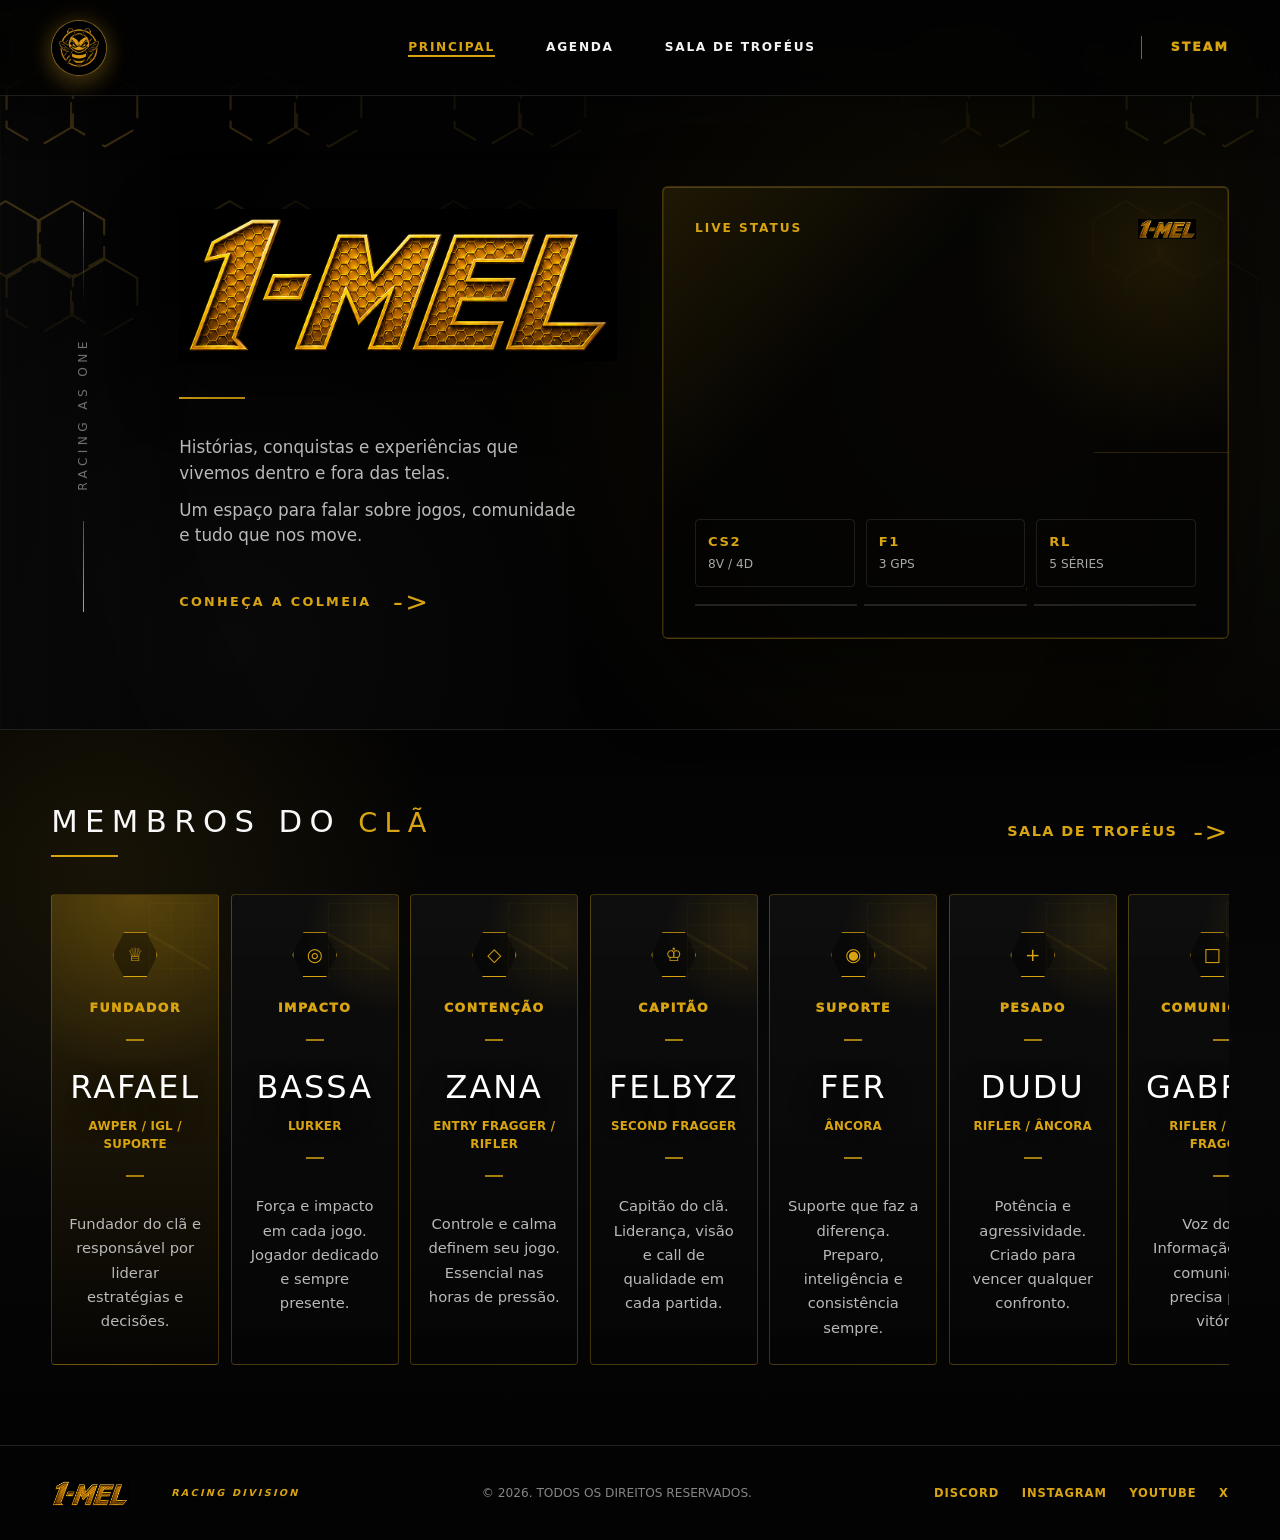
<file: index.html>
<!doctype html>
<html lang="pt-BR">
  <head>
    <meta charset="utf-8">
    <meta name="viewport" content="width=device-width, initial-scale=1">
    <meta name="description" content="Blog oficial da 1-MEL Racing Division, com histórias, conquistas e bastidores da colmeia.">
    <meta property="og:title" content="1-MEL | Blog">
    <meta property="og:description" content="Histórias, conquistas e experiências da 1-MEL dentro e fora das telas.">
    <meta property="og:type" content="website">
    <title>1-MEL | Blog</title>
    <link rel="preconnect" href="https://avatars.fastly.steamstatic.com">
    <link rel="stylesheet" href="styles.css?v=game-cards-brighter-20260807">
    <script defer src="app.js"></script>
  </head>
  <body class="blog-home">
    <header class="site-header blog-header">
      <a class="brand blog-brand" href="index.html" aria-label="Voltar ao inicio">
        <span class="blog-brand-mark" aria-hidden="true">
          <img src="assets/bee-logo-new.jpg" alt="">
        </span>
      </a>
      <nav aria-label="Navegacao principal">
        <a aria-current="page" href="index.html">Principal</a>
        <a href="agenda.html">Agenda</a>
        <a href="trofeus-cs2.html">Sala de troféus</a>
      </nav>
      <div class="blog-header-actions">
        <a class="blog-header-icon" href="trofeus-cs2.html" aria-label="Sala de troféus"></a>
        <a class="blog-steam-link" href="https://steamcommunity.com/groups/1MEL" target="_blank" rel="noreferrer" aria-label="Steam">Steam</a>
      </div>
    </header>

    <main id="top">
      <section class="blog-hero" id="sobre">
        <div class="blog-rail" aria-hidden="true">
          <span></span>
          <b>Racing as one</b>
          <span></span>
        </div>
        <div class="blog-hero-copy">
          <h1><img class="hero-wordmark" src="assets/brand-wordmark-1mel-cropped.png" alt="1-MEL"></h1>
          <span class="blog-gold-rule"></span>
          <p>Histórias, conquistas e experiências que vivemos dentro e fora das telas.</p>
          <p>Um espaço para falar sobre jogos, comunidade e tudo que nos move.</p>
          <a class="blog-hero-link" href="#posts">Conheça a colmeia <span aria-hidden="true">-></span></a>
        </div>
        <div class="blog-info-card" aria-label="Informacoes em destaque da 1-MEL">
          <div class="blog-info-top">
            <span>Live status</span>
            <img class="mini-wordmark" src="assets/brand-wordmark-1mel-cropped.png" alt="1-MEL">
          </div>
          <div class="blog-info-slider">
            <article class="blog-info-slide">
              <span>Agora na colmeia</span>
              <h2>7 membros oficiais</h2>
              <p>Rafael, Bassa, Zana, Felbyz, Fer, Dudu e Gabriel mantendo a Family ativa.</p>
            </article>
            <article class="blog-info-slide">
              <span>Proximo evento</span>
              <h2>F1 em Zandvoort</h2>
              <p>Domingo às 16h, com treino livre antes da largada e estratégia de pneus na mesa.</p>
            </article>
            <article class="blog-info-slide">
              <span>Sala de troféus</span>
              <h2>CS2 em destaque</h2>
              <p>Medalhas por membro, temporadas registradas e estatísticas somadas do Rafael.</p>
            </article>
          </div>
          <div class="blog-info-metrics" aria-label="Resumo rapido">
            <span><strong>CS2</strong> 8V / 4D</span>
            <span><strong>F1</strong> 3 GPs</span>
            <span><strong>RL</strong> 5 séries</span>
          </div>
          <div class="blog-info-progress" aria-hidden="true">
            <span></span>
            <span></span>
            <span></span>
          </div>
        </div>
      </section>

      <section class="blog-members" id="posts">
        <div class="blog-section-head">
          <h2>Membros do <span>clã</span></h2>
          <a href="trofeus-cs2.html">Sala de troféus <span aria-hidden="true">-></span></a>
        </div>
        <div class="blog-member-grid" aria-label="Apresentação dos membros do clã">
          <article class="blog-member-card leader" data-icon="♕">
            <span class="blog-member-tag">Fundador</span>
            <h3>Rafael</h3>
            <p>AWPer / IGL / Suporte</p>
            <small>Fundador do clã e responsável por liderar estratégias e decisões.</small>
          </article>
          <article class="blog-member-card" data-icon="◎">
            <span class="blog-member-tag">Impacto</span>
            <h3>Bassa</h3>
            <p>Lurker</p>
            <small>Força e impacto em cada jogo. Jogador dedicado e sempre presente.</small>
          </article>
          <article class="blog-member-card" data-icon="◇">
            <span class="blog-member-tag">Contenção</span>
            <h3>Zana</h3>
            <p>Entry Fragger / Rifler</p>
            <small>Controle e calma definem seu jogo. Essencial nas horas de pressão.</small>
          </article>
          <article class="blog-member-card" data-icon="♔">
            <span class="blog-member-tag">Capitão</span>
            <h3>Felbyz</h3>
            <p>Second Fragger</p>
            <small>Capitão do clã. Liderança, visão e call de qualidade em cada partida.</small>
          </article>
          <article class="blog-member-card" data-icon="◉">
            <span class="blog-member-tag">Suporte</span>
            <h3>Fer</h3>
            <p>Âncora</p>
            <small>Suporte que faz a diferença. Preparo, inteligência e consistência sempre.</small>
          </article>
          <article class="blog-member-card" data-icon="+">
            <span class="blog-member-tag">Pesado</span>
            <h3>Dudu</h3>
            <p>Rifler / Âncora</p>
            <small>Potência e agressividade. Criado para vencer qualquer confronto.</small>
          </article>
          <article class="blog-member-card" data-icon="□">
            <span class="blog-member-tag">Comunicação</span>
            <h3>Gabriel</h3>
            <p>Rifler / Entry Fragger</p>
            <small>Voz do clã. Informação clara e comunicação precisa para a vitória.</small>
          </article>
        </div>
      </section>
    </main>

    <footer class="blog-footer">
      <span class="blog-footer-brand"><img class="footer-wordmark" src="assets/brand-wordmark-1mel-cropped.png" alt="1-MEL"><small>Racing Division</small></span>
      <span>© 2026. Todos os direitos reservados.</span>
      <nav aria-label="Redes sociais">
        <a href="https://discord.com/" aria-label="Discord">Discord</a>
        <a href="https://www.instagram.com/" aria-label="Instagram">Instagram</a>
        <a href="https://www.youtube.com/" aria-label="YouTube">YouTube</a>
        <a href="https://x.com/" aria-label="X">X</a>
      </nav>
    </footer>
  </body>
</html>
</file>
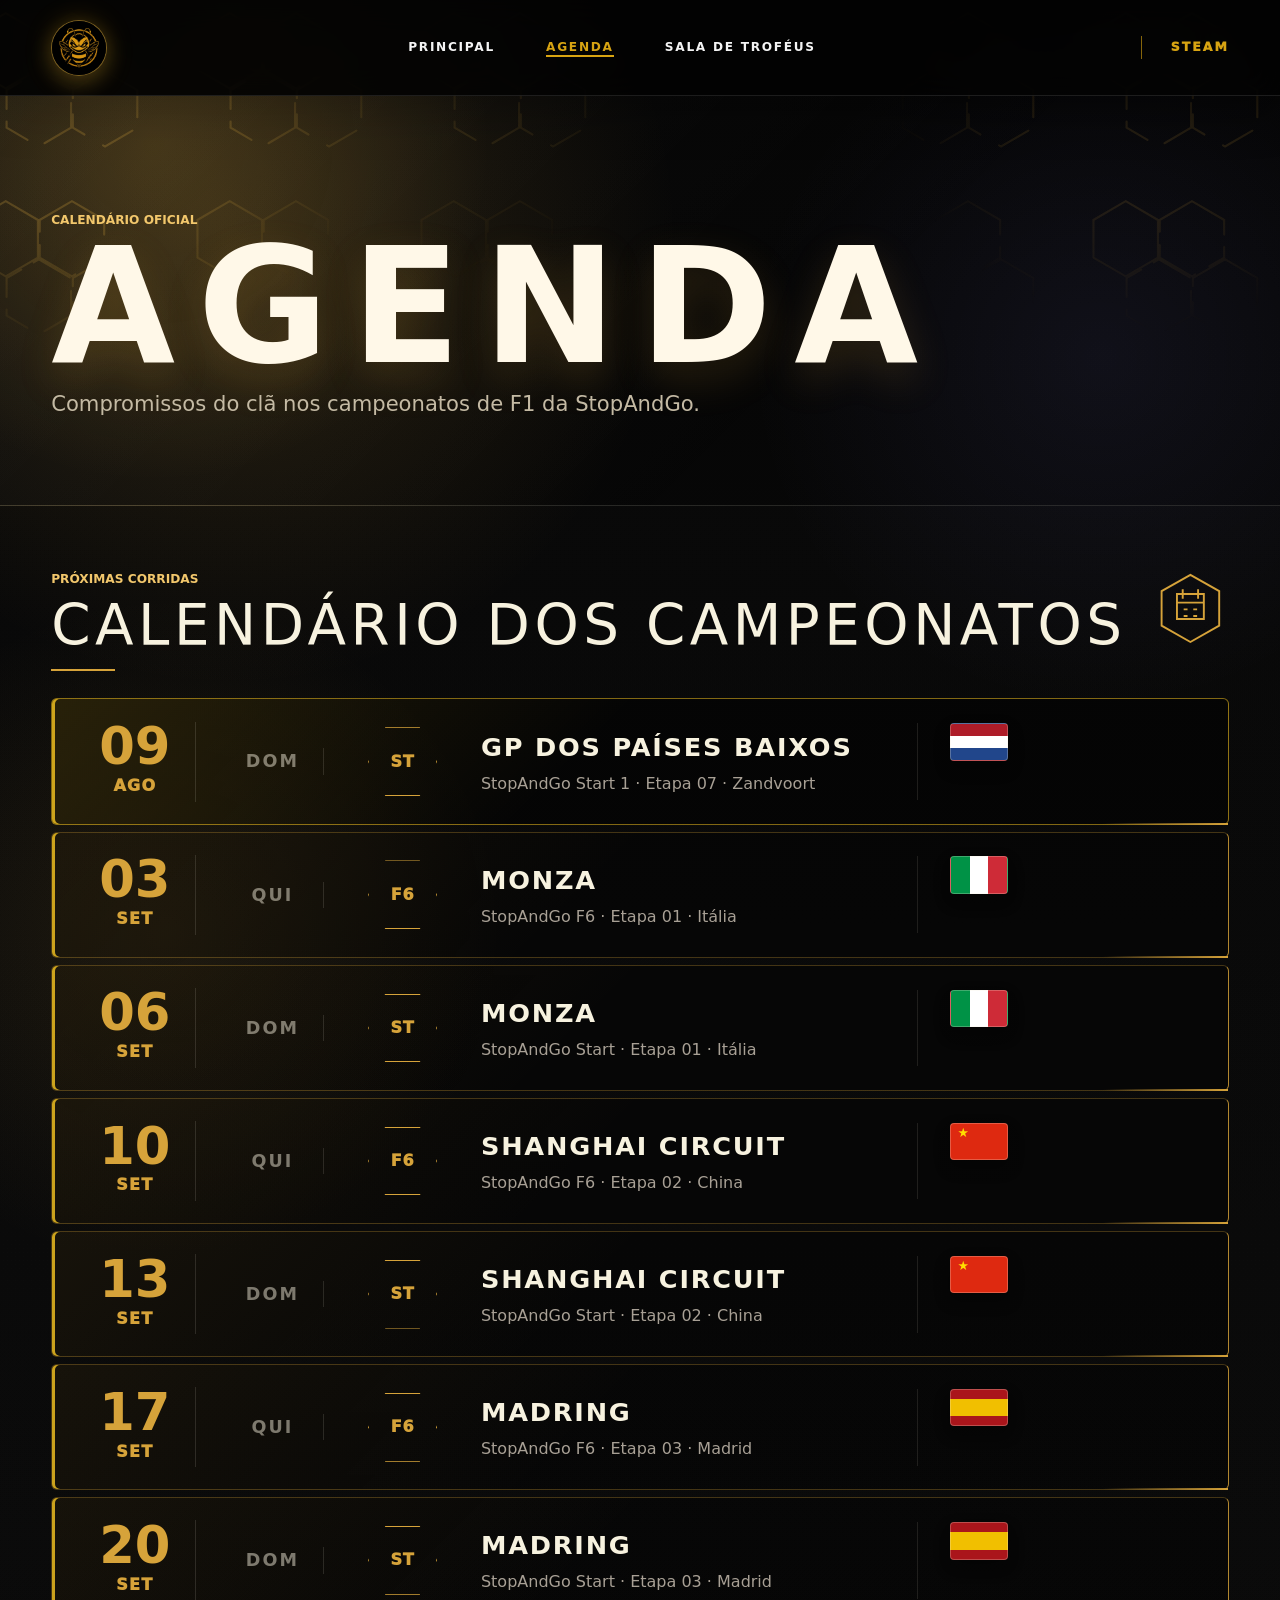
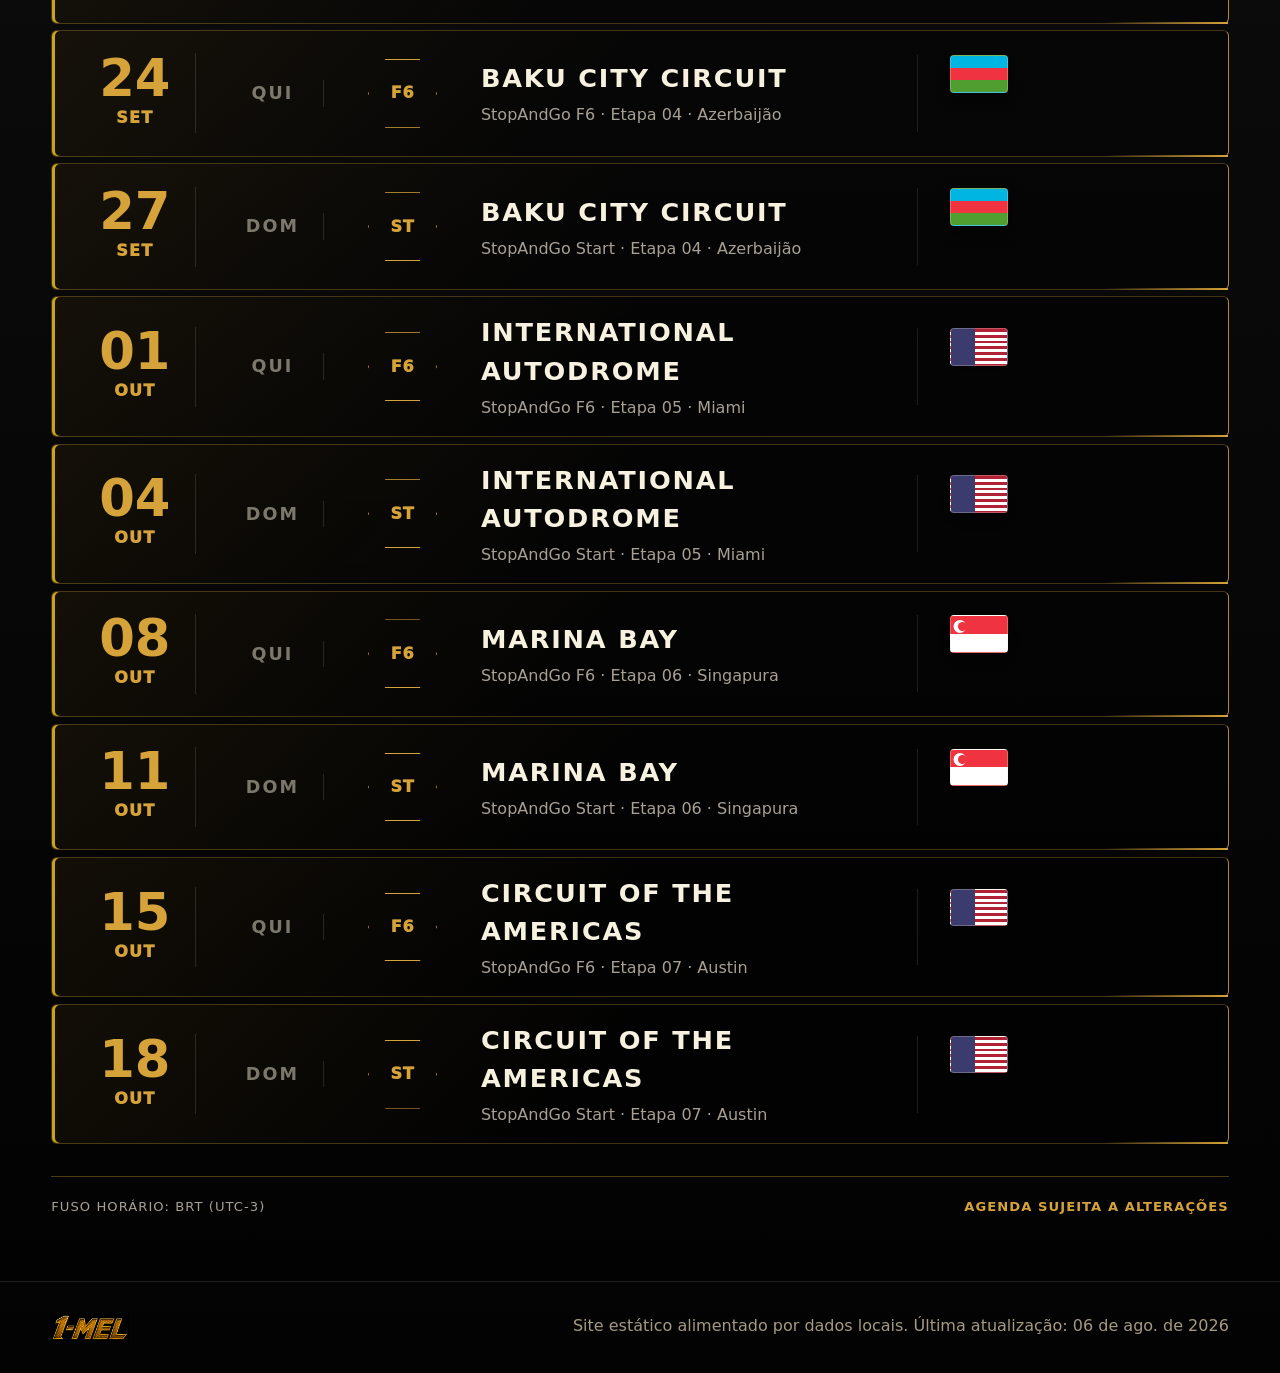
<file: agenda.html>
<!doctype html>
<html lang="pt-BR">
  <head>
    <meta charset="utf-8">
    <meta name="viewport" content="width=device-width, initial-scale=1">
    <meta name="description" content="Agenda do clã 1-MEL com o calendário de corridas dos campeonatos.">
    <meta property="og:title" content="Agenda 1-MEL">
    <meta property="og:description" content="Calendário oficial de corridas da 1-MEL.">
    <meta property="og:type" content="website">
    <title>Agenda | 1-MEL</title>
    <link rel="preconnect" href="https://avatars.fastly.steamstatic.com">
    <link rel="stylesheet" href="styles.css?v=game-cards-brighter-20260807">
    <script defer src="app.js"></script>
  </head>
  <body data-page="agenda">
    <header class="site-header blog-header">
      <a class="brand blog-brand" href="index.html" aria-label="Voltar ao início">
        <span class="blog-brand-mark" aria-hidden="true">
          <img src="assets/bee-logo-new.jpg" alt="">
        </span>
      </a>
      <nav aria-label="Navegação principal">
        <a href="index.html">Principal</a>
        <a aria-current="page" href="agenda.html">Agenda</a>
        <a href="trofeus-cs2.html">Sala de troféus</a>
      </nav>
      <div class="blog-header-actions">
        <a class="blog-header-icon" href="trofeus-cs2.html" aria-label="Sala de troféus"></a>
        <a class="blog-steam-link" href="https://steamcommunity.com/groups/1MEL" target="_blank" rel="noreferrer" aria-label="Steam">Steam</a>
      </div>
    </header>

    <main>
      <section class="page-hero agenda-hero">
        <p class="eyebrow">Calendário oficial</p>
        <h1>Agenda</h1>
        <p class="intro">Compromissos do clã nos campeonatos de F1 da StopAndGo.</p>
      </section>

      <section class="agenda page-section race-agenda">
        <div class="race-agenda-heading">
          <div>
            <p class="eyebrow">Próximas corridas</p>
            <h2>Calendário dos campeonatos</h2>
          </div>
          <span class="race-agenda-mark" aria-hidden="true">
            <svg viewBox="0 0 80 80" role="img">
              <path d="M40 5 70 22v36L40 75 10 58V22Z"></path>
              <path d="M26 25h28v26H26z"></path>
              <path d="M32 20v10M48 20v10M26 34h28M33 41h4M43 41h4M33 48h4M43 48h4"></path>
            </svg>
          </span>
        </div>
        <div class="race-event-list" aria-label="Calendário de corridas dos campeonatos">
          <article class="race-event current"><div class="race-date"><strong>09</strong><span>Ago</span></div><div class="race-weekday">Dom</div><div class="race-icon" aria-hidden="true">ST</div><div class="race-copy"><h3>GP dos Países Baixos</h3><p>StopAndGo Start 1 · Etapa 07 · Zandvoort</p></div><div class="race-time"><strong class="race-flag flag-nl" aria-label="Países Baixos"></strong><span>Em andamento</span></div></article>
          <article class="race-event"><div class="race-date"><strong>03</strong><span>Set</span></div><div class="race-weekday">Qui</div><div class="race-icon" aria-hidden="true">F6</div><div class="race-copy"><h3>Monza</h3><p>StopAndGo F6 · Etapa 01 · Itália</p></div><div class="race-time"><strong class="race-flag flag-it" aria-label="Itália"></strong><span>Não iniciado</span></div></article>
          <article class="race-event"><div class="race-date"><strong>06</strong><span>Set</span></div><div class="race-weekday">Dom</div><div class="race-icon" aria-hidden="true">ST</div><div class="race-copy"><h3>Monza</h3><p>StopAndGo Start · Etapa 01 · Itália</p></div><div class="race-time"><strong class="race-flag flag-it" aria-label="Itália"></strong><span>Não iniciado</span></div></article>
          <article class="race-event"><div class="race-date"><strong>10</strong><span>Set</span></div><div class="race-weekday">Qui</div><div class="race-icon" aria-hidden="true">F6</div><div class="race-copy"><h3>Shanghai Circuit</h3><p>StopAndGo F6 · Etapa 02 · China</p></div><div class="race-time"><strong class="race-flag flag-cn" aria-label="China"></strong><span>Não iniciado</span></div></article>
          <article class="race-event"><div class="race-date"><strong>13</strong><span>Set</span></div><div class="race-weekday">Dom</div><div class="race-icon" aria-hidden="true">ST</div><div class="race-copy"><h3>Shanghai Circuit</h3><p>StopAndGo Start · Etapa 02 · China</p></div><div class="race-time"><strong class="race-flag flag-cn" aria-label="China"></strong><span>Não iniciado</span></div></article>
          <article class="race-event"><div class="race-date"><strong>17</strong><span>Set</span></div><div class="race-weekday">Qui</div><div class="race-icon" aria-hidden="true">F6</div><div class="race-copy"><h3>Madring</h3><p>StopAndGo F6 · Etapa 03 · Madrid</p></div><div class="race-time"><strong class="race-flag flag-es" aria-label="Espanha"></strong><span>Não iniciado</span></div></article>
          <article class="race-event"><div class="race-date"><strong>20</strong><span>Set</span></div><div class="race-weekday">Dom</div><div class="race-icon" aria-hidden="true">ST</div><div class="race-copy"><h3>Madring</h3><p>StopAndGo Start · Etapa 03 · Madrid</p></div><div class="race-time"><strong class="race-flag flag-es" aria-label="Espanha"></strong><span>Não iniciado</span></div></article>
          <article class="race-event"><div class="race-date"><strong>24</strong><span>Set</span></div><div class="race-weekday">Qui</div><div class="race-icon" aria-hidden="true">F6</div><div class="race-copy"><h3>Baku City Circuit</h3><p>StopAndGo F6 · Etapa 04 · Azerbaijão</p></div><div class="race-time"><strong class="race-flag flag-az" aria-label="Azerbaijão"></strong><span>Não iniciado</span></div></article>
          <article class="race-event"><div class="race-date"><strong>27</strong><span>Set</span></div><div class="race-weekday">Dom</div><div class="race-icon" aria-hidden="true">ST</div><div class="race-copy"><h3>Baku City Circuit</h3><p>StopAndGo Start · Etapa 04 · Azerbaijão</p></div><div class="race-time"><strong class="race-flag flag-az" aria-label="Azerbaijão"></strong><span>Não iniciado</span></div></article>
          <article class="race-event"><div class="race-date"><strong>01</strong><span>Out</span></div><div class="race-weekday">Qui</div><div class="race-icon" aria-hidden="true">F6</div><div class="race-copy"><h3>International Autodrome</h3><p>StopAndGo F6 · Etapa 05 · Miami</p></div><div class="race-time"><strong class="race-flag flag-us" aria-label="Estados Unidos"></strong><span>Não iniciado</span></div></article>
          <article class="race-event"><div class="race-date"><strong>04</strong><span>Out</span></div><div class="race-weekday">Dom</div><div class="race-icon" aria-hidden="true">ST</div><div class="race-copy"><h3>International Autodrome</h3><p>StopAndGo Start · Etapa 05 · Miami</p></div><div class="race-time"><strong class="race-flag flag-us" aria-label="Estados Unidos"></strong><span>Não iniciado</span></div></article>
          <article class="race-event"><div class="race-date"><strong>08</strong><span>Out</span></div><div class="race-weekday">Qui</div><div class="race-icon" aria-hidden="true">F6</div><div class="race-copy"><h3>Marina Bay</h3><p>StopAndGo F6 · Etapa 06 · Singapura</p></div><div class="race-time"><strong class="race-flag flag-sg" aria-label="Singapura"></strong><span>Não iniciado</span></div></article>
          <article class="race-event"><div class="race-date"><strong>11</strong><span>Out</span></div><div class="race-weekday">Dom</div><div class="race-icon" aria-hidden="true">ST</div><div class="race-copy"><h3>Marina Bay</h3><p>StopAndGo Start · Etapa 06 · Singapura</p></div><div class="race-time"><strong class="race-flag flag-sg" aria-label="Singapura"></strong><span>Não iniciado</span></div></article>
          <article class="race-event"><div class="race-date"><strong>15</strong><span>Out</span></div><div class="race-weekday">Qui</div><div class="race-icon" aria-hidden="true">F6</div><div class="race-copy"><h3>Circuit of the Americas</h3><p>StopAndGo F6 · Etapa 07 · Austin</p></div><div class="race-time"><strong class="race-flag flag-us" aria-label="Estados Unidos"></strong><span>Não iniciado</span></div></article>
          <article class="race-event"><div class="race-date"><strong>18</strong><span>Out</span></div><div class="race-weekday">Dom</div><div class="race-icon" aria-hidden="true">ST</div><div class="race-copy"><h3>Circuit of the Americas</h3><p>StopAndGo Start · Etapa 07 · Austin</p></div><div class="race-time"><strong class="race-flag flag-us" aria-label="Estados Unidos"></strong><span>Não iniciado</span></div></article>
        </div>
        <div class="race-agenda-footer">
          <span>Fuso horário: BRT (UTC-3)</span>
          <strong>Agenda sujeita a alterações</strong>
        </div>
      </section>
    </main>

    <footer>
      <img class="footer-wordmark" src="assets/brand-wordmark-1mel-cropped.png" alt="1-MEL">
      <span>Site estático alimentado por dados locais. Última atualização: <time id="last-updated">--</time></span>
    </footer>
  </body>
</html>
</file>
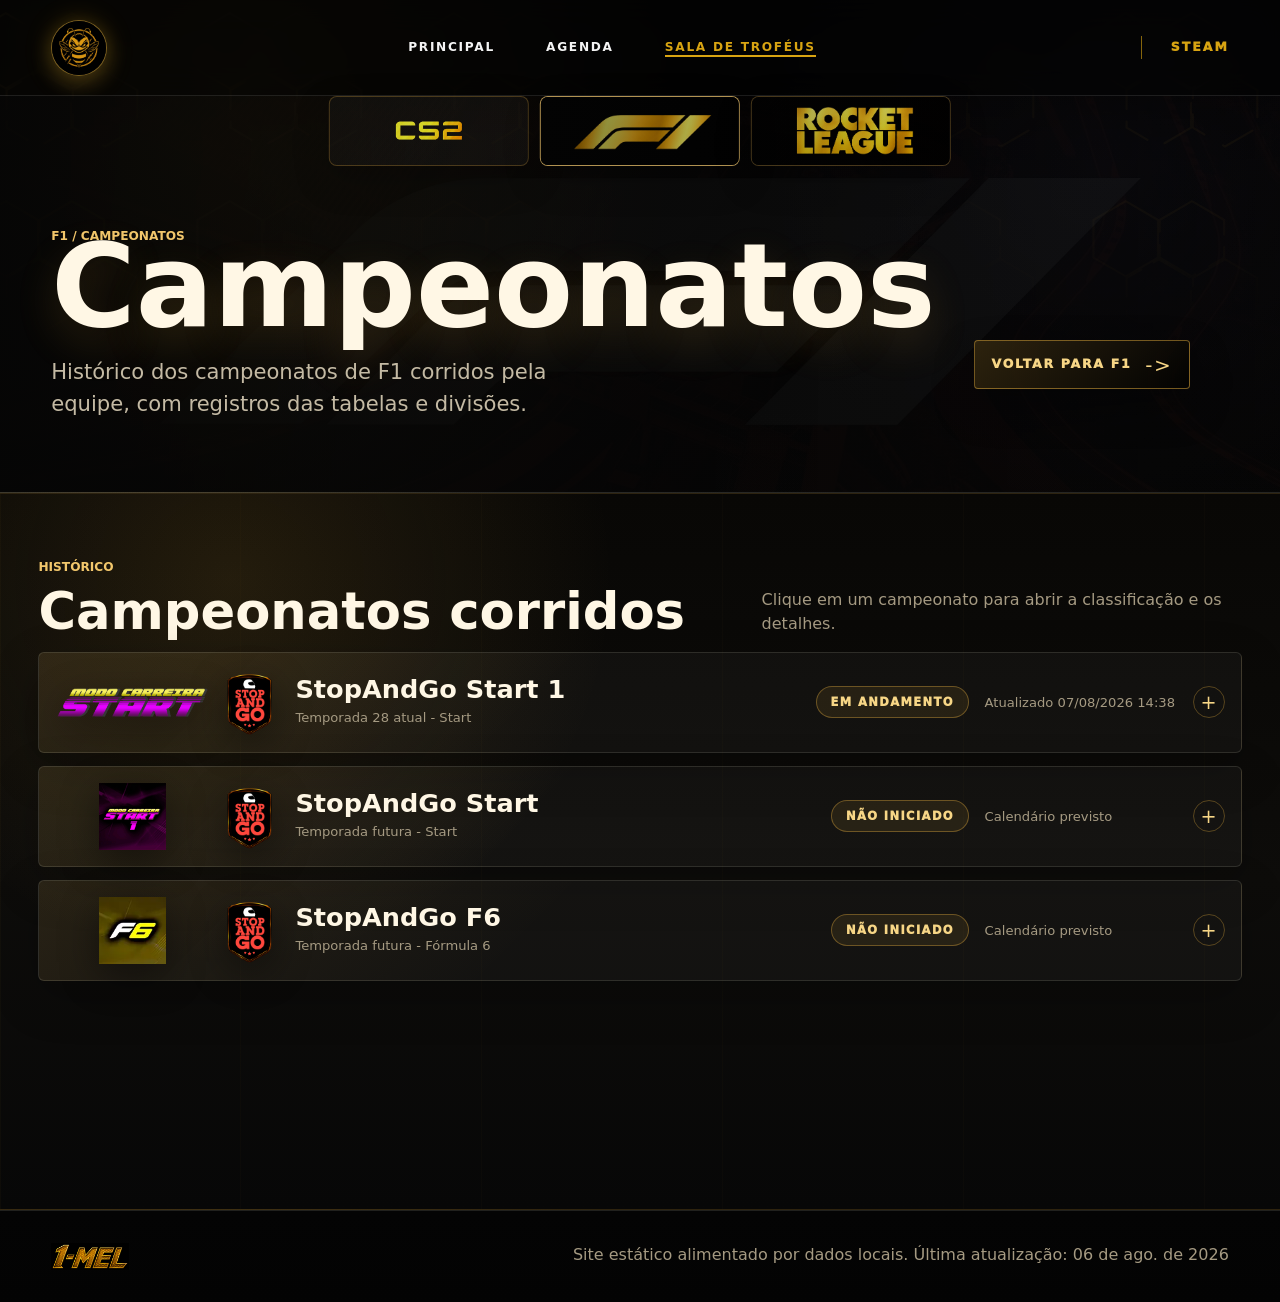
<file: f1-campeonatos.html>
<!doctype html>
<html lang="pt-BR">
  <head>
    <meta charset="utf-8">
    <meta name="viewport" content="width=device-width, initial-scale=1">
    <meta name="description" content="Histórico de campeonatos de F1 corridos pela 1-MEL.">
    <meta property="og:title" content="Campeonatos F1 | 1-MEL">
    <meta property="og:description" content="Histórico dos campeonatos de F1 corridos pela 1-MEL.">
    <meta property="og:type" content="website">
    <title>Campeonatos F1 | 1-MEL</title>
    <link rel="preconnect" href="https://avatars.fastly.steamstatic.com">
    <link rel="stylesheet" href="styles.css?v=game-cards-brighter-20260807">
    <script defer src="app.js"></script>
  </head>
  <body data-page="f1-campeonatos">
    <header class="site-header blog-header">
      <a class="brand blog-brand" href="index.html" aria-label="Voltar ao inicio">
        <span class="blog-brand-mark" aria-hidden="true">
          <img src="assets/bee-logo-new.jpg" alt="">
        </span>
      </a>
      <nav aria-label="Navegacao principal">
        <a href="index.html">Principal</a>
        <a href="agenda.html">Agenda</a>
        <a aria-current="page" href="trofeus-cs2.html">Sala de troféus</a>
      </nav>
      <div class="blog-header-actions">
        <a class="blog-header-icon" href="trofeus-cs2.html" aria-label="Sala de troféus"></a>
        <a class="blog-steam-link" href="https://steamcommunity.com/groups/1MEL" target="_blank" rel="noreferrer" aria-label="Steam">Steam</a>
      </div>
    </header>
    <nav class="trophy-game-nav" aria-label="Troféus por jogo">
      <a class="game-nav-card game-cs2" href="trofeus-cs2.html?v=f1-card-image-20260807"><span>CS2</span></a>
      <a class="game-nav-card game-f1 active" href="trofeus-f1.html?v=f1-card-image-20260807"><span>F1</span></a>
      <a class="game-nav-card game-rl" href="trofeus-rocket.html?v=f1-card-image-20260807"><span>Rocket League</span></a>
    </nav>
    <main>
      <section class="page-hero game-trophy-hero f1-hero f1-championship-hero">
        <p class="eyebrow">F1 / Campeonatos</p>
        <h1>Campeonatos</h1>
        <p class="intro">Histórico dos campeonatos de F1 corridos pela equipe, com registros das tabelas e divisões.</p>
        <a class="f1-championship-button" href="trofeus-f1.html">Voltar para F1 <span aria-hidden="true">-></span></a>
      </section>
      <section class="f1-championships f1-history" id="f1-campeonatos">
        <div class="f1-championships-heading">
          <div>
            <p class="eyebrow">Histórico</p>
            <h2>Campeonatos corridos</h2>
          </div>
          <span>Clique em um campeonato para abrir a classificação e os detalhes.</span>
        </div>
        <div class="f1-history-list">
          <details class="f1-history-row">
            <summary>
              <span class="f1-history-row-logos" aria-hidden="true">
                <img src="assets/mco-start-logo-cropped.png" alt="">
                <img src="assets/stopandgo-logo.png" alt="">
              </span>
              <span class="f1-history-row-title">
                <strong>StopAndGo Start 1</strong>
                <small>Temporada 28 atual - Start</small>
              </span>
              <span class="f1-history-status">Em andamento</span>
              <span class="f1-history-row-meta">Atualizado 07/08/2026 14:38</span>
              <span class="f1-history-row-arrow" aria-hidden="true">+</span>
            </summary>
            <div class="f1-history-panel">
              <input class="f1-tab-radio" type="radio" name="sag-start-panel" id="sag-tab-standings" checked>
              <input class="f1-tab-radio" type="radio" name="sag-start-panel" id="sag-tab-calendar">
              <input class="f1-tab-radio" type="radio" name="sag-start-panel" id="sag-tab-results">
              <div class="f1-history-panel-intro">
                <div>
                  <p class="eyebrow">Classificação</p>
                  <h3>StopAndGo Start 1</h3>
                  <p>Primeiro campeonato de F1 registrado pela equipe. Dados extraidos da tabela oficial da StopAndGo.</p>
                </div>
                <div class="f1-panel-actions">
                  <div class="f1-panel-tab-buttons" aria-label="Dados do campeonato">
                    <label for="sag-tab-standings">Classificação</label>
                    <label for="sag-tab-calendar">Calendário</label>
                    <label for="sag-tab-results">Resultados</label>
                  </div>
                  <a href="https://liga.stopandgobr.com/campeonatos/s1" target="_blank" rel="noreferrer">Ver oficial <span aria-hidden="true">-></span></a>
                </div>
              </div>
              <div class="f1-tab-content f1-tab-standings">
              <div class="f1-history-tables">
                <section>
                  <h4>Pilotos</h4>
                  <div class="f1-history-table" role="region" aria-label="Classificação de pilotos StopAndGo Start 1">
                    <table>
                      <thead>
                        <tr>
                          <th>#</th>
                          <th>Piloto</th>
                          <th>Equipe</th>
                          <th>Pts</th>
                          <th>Vit</th>
                          <th>Pod</th>
                          <th>Pol</th>
                          <th>VMR</th>
                          <th>SAG</th>
                          <th>Pun</th>
                        </tr>
                      </thead>
                      <tbody>
                        <tr><td>1</td><th scope="row">Ederson Ferraz</th><td>Mercedes</td><td>172</td><td>4</td><td>5</td><td>0</td><td>1</td><td>158,75</td><td>-</td></tr>
                        <tr><td>2</td><th scope="row">Adriano Deters</th><td>McLaren</td><td>119</td><td>1</td><td>3</td><td>0</td><td>1</td><td>121,88</td><td>-</td></tr>
                        <tr><td>3</td><th scope="row">Lucas Mendonca</th><td>Ferrari</td><td>112</td><td>0</td><td>2</td><td>5</td><td>2</td><td>151,25</td><td>-</td></tr>
                        <tr><td>4</td><th scope="row">Ronaldo Moura</th><td>Mercedes</td><td>110</td><td>0</td><td>3</td><td>1</td><td>1</td><td>108,75</td><td>-</td></tr>
                        <tr><td>5</td><th scope="row">Alex Santos</th><td>Ferrari</td><td>106</td><td>0</td><td>2</td><td>0</td><td>0</td><td>115,00</td><td>-</td></tr>
                        <tr class="clã-driver"><td>6</td><th scope="row">Rafael Marques <span class="bee-mark" aria-hidden="true">&#128029;</span></th><td>Williams</td><td>96</td><td>0</td><td>0</td><td>0</td><td>1</td><td>146,25</td><td>-</td></tr>
                        <tr><td>7</td><th scope="row">Renato Outsider</th><td>Racing Bulls</td><td>94</td><td>0</td><td>0</td><td>0</td><td>0</td><td>163,13</td><td>-</td></tr>
                        <tr><td>8</td><th scope="row">Alex Luiz</th><td>Alpine</td><td>78</td><td>1</td><td>1</td><td>0</td><td>0</td><td>136,88</td><td>6</td></tr>
                        <tr><td>9</td><th scope="row">Rickyson Leite</th><td>Alpine</td><td>65</td><td>0</td><td>1</td><td>0</td><td>0</td><td>121,25</td><td>6</td></tr>
                        <tr class="clã-driver"><td>10</td><th scope="row">Fernando Ribeiro <span class="bee-mark" aria-hidden="true">&#128029;</span></th><td>Williams</td><td>61</td><td>0</td><td>1</td><td>0</td><td>0</td><td>94,38</td><td>-</td></tr>
                        <tr><td>11</td><th scope="row">Flavio Camargo</th><td>McLaren</td><td>58</td><td>0</td><td>0</td><td>0</td><td>0</td><td>103,13</td><td>18</td></tr>
                        <tr><td>12</td><th scope="row">Warley Marcio</th><td>Red Bull</td><td>53</td><td>0</td><td>0</td><td>0</td><td>0</td><td>139,38</td><td>-</td></tr>
                        <tr><td>13</td><th scope="row">Vinicius Marques</th><td>Haas</td><td>38</td><td>0</td><td>0</td><td>0</td><td>0</td><td>100,63</td><td>-</td></tr>
                        <tr><td>14</td><th scope="row">Daniel Sampaio</th><td>Cadillac</td><td>34</td><td>0</td><td>0</td><td>0</td><td>0</td><td>63,13</td><td>-</td></tr>
                        <tr><td>15</td><th scope="row">Douglas Bastos</th><td>Racing Bulls</td><td>30</td><td>0</td><td>0</td><td>0</td><td>0</td><td>76,25</td><td>-</td></tr>
                        <tr><td>16</td><th scope="row">Gustavo Coriolano</th><td>Red Bull</td><td>24</td><td>0</td><td>0</td><td>0</td><td>0</td><td>146,25</td><td>-</td></tr>
                        <tr><td>17</td><th scope="row">Matheus Camargo</th><td>Audi</td><td>18</td><td>0</td><td>0</td><td>0</td><td>0</td><td>62,50</td><td>-</td></tr>
                        <tr><td>18</td><th scope="row">Diego Siqueira</th><td>-</td><td>17</td><td>0</td><td>0</td><td>0</td><td>0</td><td>40,63</td><td>-</td></tr>
                        <tr class="clã-driver"><td>19</td><th scope="row">Lucas Zana <span class="bee-mark" aria-hidden="true">&#128029;</span></th><td>Haas</td><td>17</td><td>0</td><td>0</td><td>0</td><td>0</td><td>138,13</td><td>-</td></tr>
                        <tr><td>20</td><th scope="row">Angelo Picauron</th><td>-</td><td>13</td><td>0</td><td>0</td><td>0</td><td>0</td><td>41,88</td><td>-</td></tr>
                        <tr><td>21</td><th scope="row">Tiago Figueiredo</th><td>Aston Martin</td><td>6</td><td>0</td><td>0</td><td>0</td><td>0</td><td>40,00</td><td>-</td></tr>
                        <tr><td>22</td><th scope="row">Kaique Ribeiro</th><td>Cadillac</td><td>4</td><td>0</td><td>0</td><td>0</td><td>0</td><td>36,25</td><td>-</td></tr>
                        <tr><td>23</td><th scope="row">Lojan Henrique</th><td>Audi</td><td>3</td><td>0</td><td>0</td><td>0</td><td>0</td><td>98,13</td><td>12</td></tr>
                        <tr><td>24</td><th scope="row">Vinicius Esteves</th><td>Aston Martin</td><td>2</td><td>0</td><td>0</td><td>0</td><td>0</td><td>14,38</td><td>-</td></tr>
                        <tr><td>25</td><th scope="row">Henzo Santana</th><td>-</td><td>0</td><td>0</td><td>0</td><td>0</td><td>0</td><td>6,88</td><td>-</td></tr>
                        <tr><td>26</td><th scope="row">Arthur Santos</th><td>-</td><td>0</td><td>0</td><td>0</td><td>0</td><td>0</td><td>0,00</td><td>-</td></tr>
                      </tbody>
                    </table>
                  </div>
                </section>
                <section>
                  <h4>Equipes</h4>
                  <div class="f1-history-table compact" role="region" aria-label="Classificação de equipes StopAndGo Start 1">
                    <table>
                      <thead><tr><th>#</th><th>Equipe</th><th>Pts</th><th>Pilotos</th></tr></thead>
                      <tbody>
                        <tr><td>1</td><th scope="row">Mercedes</th><td>282</td><td>Ederson Ferraz / Ronaldo Moura</td></tr>
                        <tr><td>2</td><th scope="row">Ferrari</th><td>218</td><td>Alex Santos / Lucas Mendonca</td></tr>
                        <tr><td>3</td><th scope="row">McLaren</th><td>177</td><td>Adriano Deters / Flavio Camargo</td></tr>
                        <tr><td>4</td><th scope="row">Williams</th><td>157</td><td><span class="clã-name">Fernando Ribeiro <span class="bee-mark" aria-hidden="true">&#128029;</span></span> / <span class="clã-name">Rafael Marques <span class="bee-mark" aria-hidden="true">&#128029;</span></span></td></tr>
                        <tr><td>5</td><th scope="row">Alpine</th><td>143</td><td>Alex Luiz / Rickyson Leite</td></tr>
                        <tr><td>6</td><th scope="row">Cadillac</th><td>122</td><td>Daniel Sampaio / Kaique Ribeiro</td></tr>
                        <tr><td>7</td><th scope="row">Red Bull</th><td>77</td><td>Gustavo Coriolano / Warley Marcio</td></tr>
                        <tr><td>8</td><th scope="row">Racing Bulls</th><td>67</td><td>Douglas Bastos / Renato Outsider</td></tr>
                        <tr><td>9</td><th scope="row">Haas</th><td>41</td><td><span class="clã-name">Lucas Zana <span class="bee-mark" aria-hidden="true">&#128029;</span></span> / Vinicius Marques</td></tr>
                        <tr><td>10</td><th scope="row">Aston Martin</th><td>25</td><td>Tiago Figueiredo / Vinicius Esteves</td></tr>
                        <tr><td>11</td><th scope="row">Audi</th><td>21</td><td>Lojan Henrique / Matheus Camargo</td></tr>
                      </tbody>
                    </table>
                  </div>
                </section>
              </div>
              </div>
              <div class="f1-tab-content f1-tab-calendar">
                <div class="f1-stage-grid" aria-label="Calendário StopAndGo Start 1">
                  <article class="f1-stage-card done"><span>Etapa 01</span><strong>GP da Áustria</strong><small>Realizada</small></article>
                  <article class="f1-stage-card done"><span>Etapa 02</span><strong>GP de Catalunha</strong><small>Realizada</small></article>
                  <article class="f1-stage-card done"><span>Etapa 03</span><strong>GP da Grã-Bretanha</strong><small>Realizada</small></article>
                  <article class="f1-stage-card done"><span>Etapa 04</span><strong>GP da Bélgica</strong><small>Realizada</small></article>
                  <article class="f1-stage-card done"><span>Etapa 05</span><strong>GP da Hungria</strong><small>Realizada</small></article>
                  <article class="f1-stage-card done"><span>Etapa 06</span><strong>GP do Japão</strong><small>Realizada</small></article>
                  <article class="f1-stage-card next"><span>Etapa 07</span><strong>GP dos Países Baixos</strong><small>03 - 09 agosto</small></article>
                  <article class="f1-stage-card upcoming"><span>Etapa 08</span><strong>GP da Austrália</strong><small>Em breve</small></article>
                </div>
              </div>
              <div class="f1-tab-content f1-tab-results">
                <div class="f1-results-grid" aria-label="Resultados das etapas StopAndGo Start 1">
                  <article class="f1-result-card full-result">
                    <header><span>Etapa 01</span><strong>GP da Áustria</strong></header>
                    <div class="f1-result-stats">
                      <p><span>Vencedor</span><strong>Ederson Ferraz</strong><small>Mercedes</small></p>
                      <p><span>Pole</span><strong>Lucas Mendonca</strong><small>1:04.968</small></p>
                      <p class="f1-result-fastest"><span>Volta mais rápida da corrida</span><strong>Rafael Marques <span class="bee-mark" aria-hidden="true">&#128029;</span></strong><small>1:06.840</small></p>
                      <p><span>Destaque</span><strong>Ederson Ferraz</strong></p>
                    </div>
                    <div class="f1-stage-result-tables">
                      <section>
                        <h5>Qualy</h5>
                        <div class="f1-history-table f1-result-table qualy" role="region" aria-label="Qualy Etapa 01 GP da Áustria">
                          <table>
                            <thead><tr><th>#</th><th>Piloto</th><th>Equipe</th><th>Tempo</th></tr></thead>
                            <tbody>
                            <tr><td>1</td><th scope="row">Lucas Mendonca</th><td>Ferrari</td><td>1:04.968</td></tr>
                            <tr><td>2</td><th scope="row">Ederson Ferraz</th><td>Mercedes</td><td>1:05.013</td></tr>
                            <tr><td>3</td><th scope="row">Ronaldo Moura</th><td>Mercedes</td><td>1:05.047</td></tr>
                            <tr class="clã-driver"><td>4</td><th scope="row">Rafael Marques <span class="bee-mark" aria-hidden="true">&#128029;</span></th><td>Williams</td><td>1:05.262</td></tr>
                            <tr><td>5</td><th scope="row">Adriano Deters</th><td>McLaren</td><td>1:05.343</td></tr>
                            <tr class="clã-driver"><td>6</td><th scope="row">Fernando Ribeiro <span class="bee-mark" aria-hidden="true">&#128029;</span></th><td>Williams</td><td>1:05.438</td></tr>
                            <tr><td>7</td><th scope="row">Flavio Camargo</th><td>McLaren</td><td>1:05.511</td></tr>
                            <tr><td>8</td><th scope="row">Alex Luiz</th><td>Alpine</td><td>1:05.548</td></tr>
                            <tr><td>9</td><th scope="row">Rickyson Leite</th><td>Alpine</td><td>1:05.933</td></tr>
                            <tr class="clã-driver"><td>10</td><th scope="row">Lucas Zana <span class="bee-mark" aria-hidden="true">&#128029;</span></th><td>Haas</td><td>1:06.014</td></tr>
                            <tr><td>11</td><th scope="row">Diego Siqueira</th><td>Red Bull</td><td>1:06.255</td></tr>
                            <tr><td>12</td><th scope="row">Lojan Henrique</th><td>Audi</td><td>1:06.479</td></tr>
                            <tr><td>13</td><th scope="row">Henzo Santana</th><td>Audi</td><td>1:06.672</td></tr>
                            <tr><td>14</td><th scope="row">Renato Outsider</th><td>Cadillac</td><td>1:06.939</td></tr>
                            <tr><td>15</td><th scope="row">Douglas Bastos</th><td>Cadillac</td><td>1:07.183</td></tr>
                            <tr><td>16</td><th scope="row">Gustavo Coriolano</th><td>Aston Martin</td><td>1:08.081</td></tr>
                            <tr><td>17</td><th scope="row">Vinicius Esteves</th><td>Aston Martin</td><td>1:14.576</td></tr>
                            <tr><td>18</td><th scope="row">Warley Marcio</th><td>Red Bull</td><td>SEM TEMPO</td></tr>
                            </tbody>
                          </table>
                        </div>
                      </section>
                      <section>
                        <h5>Corrida</h5>
                        <div class="f1-history-table f1-result-table race" role="region" aria-label="Corrida Etapa 01 GP da Áustria">
                          <table>
                            <thead><tr><th>#</th><th>Delta</th><th>Piloto</th><th>Equipe</th><th>Melhor volta</th><th>Status</th></tr></thead>
                            <tbody>
                            <tr><td>1</td><td>+1</td><th scope="row">Ederson Ferraz</th><td>Mercedes</td><td>1:07.824</td><td>S/ PUNICAO</td></tr>
                            <tr><td>2</td><td>+1</td><th scope="row">Ronaldo Moura</th><td>Mercedes</td><td>1:07.859</td><td>S/ PUNICAO</td></tr>
                            <tr><td>3</td><td>+6</td><th scope="row">Rickyson Leite</th><td>Alpine</td><td>1:07.822</td><td>S/ PUNICAO</td></tr>
                            <tr class="clã-driver"><td>4</td><td>-</td><th scope="row">Rafael Marques <span class="bee-mark" aria-hidden="true">&#128029;</span></th><td>Williams</td><td>1:06.840</td><td>S/ PUNICAO</td></tr>
                            <tr><td>5</td><td>+2</td><th scope="row">Flavio Camargo</th><td>McLaren</td><td>1:07.768</td><td>-</td></tr>
                            <tr><td>6</td><td>-1</td><th scope="row">Adriano Deters</th><td>McLaren</td><td>1:07.625</td><td>-</td></tr>
                            <tr><td>7</td><td>-6</td><th scope="row">Lucas Mendonca</th><td>Ferrari</td><td>1:07.745</td><td>-</td></tr>
                            <tr class="clã-driver"><td>8</td><td>-2</td><th scope="row">Fernando Ribeiro <span class="bee-mark" aria-hidden="true">&#128029;</span></th><td>Williams</td><td>1:07.329</td><td>-</td></tr>
                            <tr><td>9</td><td>+2</td><th scope="row">Diego Siqueira</th><td>Red Bull</td><td>1:08.450</td><td>-</td></tr>
                            <tr><td>10</td><td>-2</td><th scope="row">Alex Luiz</th><td>Alpine</td><td>1:08.224</td><td>S/ PUNICAO</td></tr>
                            <tr><td>11</td><td>+3</td><th scope="row">Renato Outsider</th><td>Cadillac</td><td>1:09.002</td><td>S/ PUNICAO</td></tr>
                            <tr><td>12</td><td>-</td><th scope="row">Lojan Henrique</th><td>Audi</td><td>1:08.378</td><td>S/ PUNICAO</td></tr>
                            <tr><td>13</td><td>+2</td><th scope="row">Douglas Bastos</th><td>Cadillac</td><td>1:08.331</td><td>-</td></tr>
                            <tr class="clã-driver"><td>14</td><td>-4</td><th scope="row">Lucas Zana <span class="bee-mark" aria-hidden="true">&#128029;</span></th><td>Haas</td><td>1:08.073</td><td>-</td></tr>
                            <tr><td>15</td><td>+1</td><th scope="row">Gustavo Coriolano</th><td>Aston Martin</td><td>1:10.010</td><td>S/ PUNICAO</td></tr>
                            <tr><td>16</td><td>+1</td><th scope="row">Vinicius Esteves</th><td>Aston Martin</td><td>1:10.160</td><td>-</td></tr>
                            <tr><td>17</td><td>+1</td><th scope="row">Warley Marcio</th><td>Red Bull</td><td>1:09.149</td><td>NC</td></tr>
                            <tr><td>18</td><td>-5</td><th scope="row">Henzo Santana</th><td>Audi</td><td>1:09.544</td><td>NC</td></tr>
                            </tbody>
                          </table>
                        </div>
                      </section>
                    </div>
                  </article>
                  <article class="f1-result-card full-result">
                    <header><span>Etapa 02</span><strong>GP de Catalunha</strong></header>
                    <div class="f1-result-stats">
                      <p><span>Vencedor</span><strong>Alex Luiz</strong><small>Alpine</small></p>
                      <p><span>Pole</span><strong>Lucas Mendonca</strong><small>1:13.899</small></p>
                      <p class="f1-result-fastest"><span>Volta mais rápida da corrida</span><strong>Ederson Ferraz</strong><small>1:15.927</small></p>
                      <p><span>Destaque</span><strong>Alex Luiz</strong></p>
                    </div>
                    <div class="f1-stage-result-tables">
                      <section>
                        <h5>Qualy</h5>
                        <div class="f1-history-table f1-result-table qualy" role="region" aria-label="Qualy Etapa 02 GP de Catalunha">
                          <table>
                            <thead><tr><th>#</th><th>Piloto</th><th>Equipe</th><th>Tempo</th></tr></thead>
                            <tbody>
                            <tr><td>1</td><th scope="row">Lucas Mendonca</th><td>Ferrari</td><td>1:13.899</td></tr>
                            <tr><td>2</td><th scope="row">Alex Santos</th><td>Ferrari</td><td>1:14.659</td></tr>
                            <tr><td>3</td><th scope="row">Ederson Ferraz</th><td>Mercedes</td><td>1:14.671</td></tr>
                            <tr class="clã-driver"><td>4</td><th scope="row">Rafael Marques <span class="bee-mark" aria-hidden="true">&#128029;</span></th><td>Williams</td><td>1:14.694</td></tr>
                            <tr><td>5</td><th scope="row">Ronaldo Moura</th><td>Mercedes</td><td>1:14.990</td></tr>
                            <tr><td>6</td><th scope="row">Alex Luiz</th><td>Alpine</td><td>1:15.110</td></tr>
                            <tr><td>7</td><th scope="row">Douglas Bastos</th><td>Cadillac</td><td>1:15.196</td></tr>
                            <tr><td>8</td><th scope="row">Flavio Camargo</th><td>McLaren</td><td>1:15.205</td></tr>
                            <tr><td>9</td><th scope="row">Warley Marcio</th><td>Red Bull</td><td>1:15.342</td></tr>
                            <tr><td>10</td><th scope="row">Diego Siqueira</th><td>Red Bull</td><td>1:15.634</td></tr>
                            <tr><td>11</td><th scope="row">Renato Outsider</th><td>Cadillac</td><td>1:15.976</td></tr>
                            <tr><td>12</td><th scope="row">Adriano Deters</th><td>McLaren</td><td>1:16.068</td></tr>
                            <tr class="clã-driver"><td>13</td><th scope="row">Lucas Zana <span class="bee-mark" aria-hidden="true">&#128029;</span></th><td>Haas</td><td>1:16.530</td></tr>
                            <tr><td>14</td><th scope="row">Gustavo Coriolano</th><td>Aston Martin</td><td>1:16.603</td></tr>
                            <tr><td>15</td><th scope="row">Angelo Picauron</th><td>Racing Bulls</td><td>1:16.780</td></tr>
                            <tr><td>16</td><th scope="row">Vinicius Marques</th><td>Racing Bulls</td><td>1:17.595</td></tr>
                            </tbody>
                          </table>
                        </div>
                      </section>
                      <section>
                        <h5>Corrida</h5>
                        <div class="f1-history-table f1-result-table race" role="region" aria-label="Corrida Etapa 02 GP de Catalunha">
                          <table>
                            <thead><tr><th>#</th><th>Delta</th><th>Piloto</th><th>Equipe</th><th>Melhor volta</th><th>Status</th></tr></thead>
                            <tbody>
                            <tr><td>1</td><td>+5</td><th scope="row">Alex Luiz</th><td>Alpine</td><td>1:16.274</td><td>S/ PUNICAO</td></tr>
                            <tr><td>2</td><td>+10</td><th scope="row">Adriano Deters</th><td>McLaren</td><td>1:16.486</td><td>S/ PUNICAO</td></tr>
                            <tr><td>3</td><td>+2</td><th scope="row">Ronaldo Moura</th><td>Mercedes</td><td>1:16.162</td><td>-</td></tr>
                            <tr><td>4</td><td>+4</td><th scope="row">Flavio Camargo</th><td>McLaren</td><td>1:16.479</td><td>S/ PUNICAO</td></tr>
                            <tr class="clã-driver"><td>5</td><td>-1</td><th scope="row">Rafael Marques <span class="bee-mark" aria-hidden="true">&#128029;</span></th><td>Williams</td><td>1:16.334</td><td>-</td></tr>
                            <tr><td>6</td><td>-4</td><th scope="row">Alex Santos</th><td>Ferrari</td><td>1:16.314</td><td>S/ PUNICAO</td></tr>
                            <tr><td>7</td><td>+2</td><th scope="row">Warley Marcio</th><td>Red Bull</td><td>1:16.948</td><td>S/ PUNICAO</td></tr>
                            <tr><td>8</td><td>+3</td><th scope="row">Renato Outsider</th><td>Cadillac</td><td>1:16.870</td><td>S/ PUNICAO</td></tr>
                            <tr><td>9</td><td>+7</td><th scope="row">Vinicius Marques</th><td>Racing Bulls</td><td>1:19.299</td><td>S/ PUNICAO</td></tr>
                            <tr><td>10</td><td>-9</td><th scope="row">Lucas Mendonca</th><td>Ferrari</td><td>1:16.325</td><td>-</td></tr>
                            <tr><td>11</td><td>+4</td><th scope="row">Angelo Picauron</th><td>Racing Bulls</td><td>1:18.034</td><td>S/ PUNICAO</td></tr>
                            <tr><td>12</td><td>+2</td><th scope="row">Gustavo Coriolano</th><td>Aston Martin</td><td>1:17.843</td><td>S/ PUNICAO</td></tr>
                            <tr><td>13</td><td>-3</td><th scope="row">Diego Siqueira</th><td>Red Bull</td><td>1:17.433</td><td>S/ PUNICAO</td></tr>
                            <tr><td>14</td><td>-11</td><th scope="row">Ederson Ferraz</th><td>Mercedes</td><td>1:15.927</td><td>-</td></tr>
                            <tr><td>15</td><td>-8</td><th scope="row">Douglas Bastos</th><td>Cadillac</td><td>1:17.135</td><td>S/ PUNICAO</td></tr>
                            <tr class="clã-driver"><td>16</td><td>-3</td><th scope="row">Lucas Zana <span class="bee-mark" aria-hidden="true">&#128029;</span></th><td>Haas</td><td>1:18.554</td><td>S/ PUNICAO</td></tr>
                            </tbody>
                          </table>
                        </div>
                      </section>
                    </div>
                  </article>
                  <article class="f1-result-card full-result">
                    <header><span>Etapa 03</span><strong>GP da Grã-Bretanha</strong></header>
                    <div class="f1-result-stats">
                      <p><span>Vencedor</span><strong>Ederson Ferraz</strong><small>Mercedes</small></p>
                      <p><span>Pole</span><strong>Lucas Mendonca</strong><small>1:28.264</small></p>
                      <p class="f1-result-fastest"><span>Volta mais rápida da corrida</span><strong>Lucas Mendonca</strong><small>1:30.421</small></p>
                      <p><span>Destaque</span><strong>Adriano Deters</strong></p>
                    </div>
                    <div class="f1-stage-result-tables">
                      <section>
                        <h5>Qualy</h5>
                        <div class="f1-history-table f1-result-table qualy" role="region" aria-label="Qualy Etapa 03 GP da Grã-Bretanha">
                          <table>
                            <thead><tr><th>#</th><th>Piloto</th><th>Equipe</th><th>Tempo</th></tr></thead>
                            <tbody>
                            <tr><td>1</td><th scope="row">Lucas Mendonca</th><td>Ferrari</td><td>1:28.264</td></tr>
                            <tr><td>2</td><th scope="row">Ederson Ferraz</th><td>Mercedes</td><td>1:28.640</td></tr>
                            <tr><td>3</td><th scope="row">Ronaldo Moura</th><td>Mercedes</td><td>1:28.955</td></tr>
                            <tr><td>4</td><th scope="row">Alex Santos</th><td>Ferrari</td><td>1:28.957</td></tr>
                            <tr class="clã-driver"><td>5</td><th scope="row">Rafael Marques <span class="bee-mark" aria-hidden="true">&#128029;</span></th><td>Williams</td><td>1:29.190</td></tr>
                            <tr><td>6</td><th scope="row">Flavio Camargo</th><td>McLaren</td><td>1:29.325</td></tr>
                            <tr><td>7</td><th scope="row">Rickyson Leite</th><td>Alpine</td><td>1:29.434</td></tr>
                            <tr><td>8</td><th scope="row">Alex Luiz</th><td>Alpine</td><td>1:29.536</td></tr>
                            <tr><td>9</td><th scope="row">Adriano Deters</th><td>McLaren</td><td>1:29.710</td></tr>
                            <tr><td>10</td><th scope="row">Warley Marcio</th><td>Red Bull</td><td>1:30.145</td></tr>
                            <tr><td>11</td><th scope="row">Renato Outsider</th><td>Cadillac</td><td>1:30.608</td></tr>
                            <tr><td>12</td><th scope="row">Vinicius Marques</th><td>Racing Bulls</td><td>1:30.831</td></tr>
                            <tr><td>13</td><th scope="row">Douglas Bastos</th><td>Cadillac</td><td>1:31.729</td></tr>
                            <tr><td>14</td><th scope="row">Gustavo Coriolano</th><td>Aston Martin</td><td>1:32.497</td></tr>
                            <tr class="clã-driver"><td>15</td><th scope="row">Lucas Zana <span class="bee-mark" aria-hidden="true">&#128029;</span></th><td>Haas</td><td>1:32.529</td></tr>
                            <tr><td>16</td><th scope="row">Lojan Henrique</th><td>Audi</td><td>1:37.780</td></tr>
                            <tr><td>17</td><th scope="row">Angelo Picauron</th><td>Racing Bulls</td><td>DSQ</td></tr>
                            </tbody>
                          </table>
                        </div>
                      </section>
                      <section>
                        <h5>Corrida</h5>
                        <div class="f1-history-table f1-result-table race" role="region" aria-label="Corrida Etapa 03 GP da Grã-Bretanha">
                          <table>
                            <thead><tr><th>#</th><th>Delta</th><th>Piloto</th><th>Equipe</th><th>Melhor volta</th><th>Status</th></tr></thead>
                            <tbody>
                            <tr><td>1</td><td>+1</td><th scope="row">Ederson Ferraz</th><td>Mercedes</td><td>1:30.617</td><td>S/ PUNICAO</td></tr>
                            <tr><td>2</td><td>+7</td><th scope="row">Adriano Deters</th><td>McLaren</td><td>1:30.551</td><td>S/ PUNICAO</td></tr>
                            <tr><td>3</td><td>-</td><th scope="row">Ronaldo Moura</th><td>Mercedes</td><td>1:30.629</td><td>S/ PUNICAO</td></tr>
                            <tr><td>4</td><td>-3</td><th scope="row">Lucas Mendonca</th><td>Ferrari</td><td>1:30.421</td><td>-</td></tr>
                            <tr><td>5</td><td>-1</td><th scope="row">Alex Santos</th><td>Ferrari</td><td>1:31.338</td><td>S/ PUNICAO</td></tr>
                            <tr><td>6</td><td>+2</td><th scope="row">Alex Luiz</th><td>Alpine</td><td>1:31.858</td><td>S/ PUNICAO</td></tr>
                            <tr><td>7</td><td>+3</td><th scope="row">Warley Marcio</th><td>Red Bull</td><td>1:31.248</td><td>S/ PUNICAO</td></tr>
                            <tr><td>8</td><td>-2</td><th scope="row">Flavio Camargo</th><td>McLaren</td><td>1:31.621</td><td>-</td></tr>
                            <tr><td>9</td><td>-2</td><th scope="row">Rickyson Leite</th><td>Alpine</td><td>1:31.669</td><td>-</td></tr>
                            <tr><td>10</td><td>+1</td><th scope="row">Renato Outsider</th><td>Cadillac</td><td>1:32.427</td><td>S/ PUNICAO</td></tr>
                            <tr class="clã-driver"><td>11</td><td>-6</td><th scope="row">Rafael Marques <span class="bee-mark" aria-hidden="true">&#128029;</span></th><td>Williams</td><td>1:31.715</td><td>-</td></tr>
                            <tr><td>12</td><td>+1</td><th scope="row">Douglas Bastos</th><td>Cadillac</td><td>1:32.791</td><td>-</td></tr>
                            <tr><td>13</td><td>+4</td><th scope="row">Angelo Picauron</th><td>Racing Bulls</td><td>1:33.747</td><td>S/ PUNICAO</td></tr>
                            <tr><td>14</td><td>+2</td><th scope="row">Lojan Henrique</th><td>Audi</td><td>1:32.127</td><td>-</td></tr>
                            <tr><td>15</td><td>-1</td><th scope="row">Gustavo Coriolano</th><td>Aston Martin</td><td>1:34.063</td><td>-</td></tr>
                            <tr><td>16</td><td>-4</td><th scope="row">Vinicius Marques</th><td>Racing Bulls</td><td>1:32.164</td><td>S/ PUNICAO</td></tr>
                            <tr class="clã-driver"><td>17</td><td>-2</td><th scope="row">Lucas Zana <span class="bee-mark" aria-hidden="true">&#128029;</span></th><td>Haas</td><td>1:32.718</td><td>-</td></tr>
                            </tbody>
                          </table>
                        </div>
                      </section>
                    </div>
                  </article>
                  <article class="f1-result-card full-result">
                    <header><span>Etapa 04</span><strong>GP da Bélgica</strong></header>
                    <div class="f1-result-stats">
                      <p><span>Vencedor</span><strong>Adriano Deters</strong><small>McLaren</small></p>
                      <p><span>Pole</span><strong>Lucas Mendonca</strong><small>1:45.291</small></p>
                      <p class="f1-result-fastest"><span>Volta mais rápida da corrida</span><strong>Adriano Deters</strong><small>1:48.497</small></p>
                      <p><span>Destaque</span><strong>Ederson Ferraz</strong></p>
                    </div>
                    <div class="f1-stage-result-tables">
                      <section>
                        <h5>Qualy</h5>
                        <div class="f1-history-table f1-result-table qualy" role="region" aria-label="Qualy Etapa 04 GP da Bélgica">
                          <table>
                            <thead><tr><th>#</th><th>Piloto</th><th>Equipe</th><th>Tempo</th></tr></thead>
                            <tbody>
                            <tr><td>1</td><th scope="row">Lucas Mendonca</th><td>Ferrari</td><td>1:45.291</td></tr>
                            <tr><td>2</td><th scope="row">Adriano Deters</th><td>McLaren</td><td>1:45.679</td></tr>
                            <tr><td>3</td><th scope="row">Ederson Ferraz</th><td>Mercedes</td><td>1:45.843</td></tr>
                            <tr class="clã-driver"><td>4</td><th scope="row">Fernando Ribeiro <span class="bee-mark" aria-hidden="true">&#128029;</span></th><td>Williams</td><td>1:45.859</td></tr>
                            <tr class="clã-driver"><td>5</td><th scope="row">Rafael Marques <span class="bee-mark" aria-hidden="true">&#128029;</span></th><td>Williams</td><td>1:45.971</td></tr>
                            <tr><td>6</td><th scope="row">Ronaldo Moura</th><td>Mercedes</td><td>1:46.117</td></tr>
                            <tr><td>7</td><th scope="row">Alex Luiz</th><td>Alpine</td><td>1:46.131</td></tr>
                            <tr><td>8</td><th scope="row">Renato Outsider</th><td>Cadillac</td><td>1:46.426</td></tr>
                            <tr><td>9</td><th scope="row">Alex Santos</th><td>Ferrari</td><td>1:46.510</td></tr>
                            <tr><td>10</td><th scope="row">Flavio Camargo</th><td>McLaren</td><td>1:46.804</td></tr>
                            <tr><td>11</td><th scope="row">Rickyson Leite</th><td>Alpine</td><td>1:46.952</td></tr>
                            <tr><td>12</td><th scope="row">Douglas Bastos</th><td>Cadillac</td><td>1:47.008</td></tr>
                            <tr><td>13</td><th scope="row">Warley Marcio</th><td>Red Bull</td><td>1:47.266</td></tr>
                            <tr><td>14</td><th scope="row">Lojan Henrique</th><td>Audi</td><td>1:47.491</td></tr>
                            <tr class="clã-driver"><td>15</td><th scope="row">Lucas Zana <span class="bee-mark" aria-hidden="true">&#128029;</span></th><td>Haas</td><td>1:48.321</td></tr>
                            <tr><td>16</td><th scope="row">Gustavo Coriolano</th><td>Aston Martin</td><td>1:49.706</td></tr>
                            </tbody>
                          </table>
                        </div>
                      </section>
                      <section>
                        <h5>Corrida</h5>
                        <div class="f1-history-table f1-result-table race" role="region" aria-label="Corrida Etapa 04 GP da Bélgica">
                          <table>
                            <thead><tr><th>#</th><th>Delta</th><th>Piloto</th><th>Equipe</th><th>Melhor volta</th><th>Status</th></tr></thead>
                            <tbody>
                            <tr><td>1</td><td>+1</td><th scope="row">Adriano Deters</th><td>McLaren</td><td>1:48.497</td><td>-</td></tr>
                            <tr><td>2</td><td>+1</td><th scope="row">Ederson Ferraz</th><td>Mercedes</td><td>1:48.901</td><td>S/ PUNICAO</td></tr>
                            <tr class="clã-driver"><td>3</td><td>+1</td><th scope="row">Fernando Ribeiro <span class="bee-mark" aria-hidden="true">&#128029;</span></th><td>Williams</td><td>1:49.080</td><td>S/ PUNICAO</td></tr>
                            <tr><td>4</td><td>+4</td><th scope="row">Renato Outsider</th><td>Cadillac</td><td>1:49.078</td><td>-</td></tr>
                            <tr><td>5</td><td>+1</td><th scope="row">Ronaldo Moura</th><td>Mercedes</td><td>1:49.481</td><td>S/ PUNICAO</td></tr>
                            <tr><td>6</td><td>+3</td><th scope="row">Alex Santos</th><td>Ferrari</td><td>1:49.075</td><td>-</td></tr>
                            <tr><td>7</td><td>+5</td><th scope="row">Douglas Bastos</th><td>Cadillac</td><td>1:49.408</td><td>-</td></tr>
                            <tr><td>8</td><td>+5</td><th scope="row">Warley Marcio</th><td>Red Bull</td><td>1:49.483</td><td>S/ PUNICAO</td></tr>
                            <tr><td>9</td><td>+2</td><th scope="row">Rickyson Leite</th><td>Alpine</td><td>1:49.305</td><td>S/ PUNICAO</td></tr>
                            <tr class="clã-driver"><td>10</td><td>-5</td><th scope="row">Rafael Marques <span class="bee-mark" aria-hidden="true">&#128029;</span></th><td>Williams</td><td>1:48.580</td><td>-</td></tr>
                            <tr><td>11</td><td>-10</td><th scope="row">Lucas Mendonca</th><td>Ferrari</td><td>1:49.045</td><td>S/ PUNICAO</td></tr>
                            <tr><td>12</td><td>-2</td><th scope="row">Flavio Camargo</th><td>McLaren</td><td>1:49.448</td><td>-</td></tr>
                            <tr><td>13</td><td>+3</td><th scope="row">Gustavo Coriolano</th><td>Aston Martin</td><td>1:51.992</td><td>S/ PUNICAO</td></tr>
                            <tr><td>14</td><td>-</td><th scope="row">Lojan Henrique</th><td>Audi</td><td>1:49.692</td><td>-</td></tr>
                            <tr class="clã-driver"><td>15</td><td>-</td><th scope="row">Lucas Zana <span class="bee-mark" aria-hidden="true">&#128029;</span></th><td>Haas</td><td>1:50.751</td><td>S/ PUNICAO</td></tr>
                            <tr><td>16</td><td>-9</td><th scope="row">Alex Luiz</th><td>Alpine</td><td>1:50.673</td><td>NC</td></tr>
                            </tbody>
                          </table>
                        </div>
                      </section>
                    </div>
                  </article>
                  <article class="f1-result-card full-result">
                    <header><span>Etapa 05</span><strong>GP da Hungria</strong></header>
                    <div class="f1-result-stats">
                      <p><span>Vencedor</span><strong>Ederson Ferraz</strong><small>Mercedes</small></p>
                      <p><span>Pole</span><strong>Lucas Mendonca</strong><small>1:16.434</small></p>
                      <p class="f1-result-fastest"><span>Volta mais rápida da corrida</span><strong>Lucas Mendonca</strong><small>1:18.665</small></p>
                      <p><span>Destaque</span><strong>Ederson Ferraz</strong></p>
                    </div>
                    <div class="f1-stage-result-tables">
                      <section>
                        <h5>Qualy</h5>
                        <div class="f1-history-table f1-result-table qualy" role="region" aria-label="Qualy Etapa 05 GP da Hungria">
                          <table>
                            <thead><tr><th>#</th><th>Piloto</th><th>Equipe</th><th>Tempo</th></tr></thead>
                            <tbody>
                            <tr><td>1</td><th scope="row">Lucas Mendonca</th><td>Ferrari</td><td>1:16.434</td></tr>
                            <tr><td>2</td><th scope="row">Ederson Ferraz</th><td>Mercedes</td><td>1:16.728</td></tr>
                            <tr><td>3</td><th scope="row">Alex Santos</th><td>Ferrari</td><td>1:17.022</td></tr>
                            <tr><td>4</td><th scope="row">Flavio Camargo</th><td>McLaren</td><td>1:17.305</td></tr>
                            <tr><td>5</td><th scope="row">Renato Outsider</th><td>Racing Bulls</td><td>1:17.499</td></tr>
                            <tr><td>6</td><th scope="row">Rickyson Leite</th><td>Alpine</td><td>1:17.563</td></tr>
                            <tr class="clã-driver"><td>7</td><th scope="row">Fernando Ribeiro <span class="bee-mark" aria-hidden="true">&#128029;</span></th><td>Williams</td><td>1:17.563</td></tr>
                            <tr class="clã-driver"><td>8</td><th scope="row">Rafael Marques <span class="bee-mark" aria-hidden="true">&#128029;</span></th><td>Williams</td><td>1:17.597</td></tr>
                            <tr><td>9</td><th scope="row">Alex Luiz</th><td>Alpine</td><td>1:17.773</td></tr>
                            <tr><td>10</td><th scope="row">Lojan Henrique</th><td>Audi</td><td>1:18.388</td></tr>
                            <tr><td>11</td><th scope="row">Warley Marcio</th><td>Red Bull</td><td>1:18.391</td></tr>
                            <tr><td>12</td><th scope="row">Douglas Bastos</th><td>Racing Bulls</td><td>1:18.775</td></tr>
                            <tr><td>13</td><th scope="row">Daniel Sampaio</th><td>Cadillac</td><td>1:18.902</td></tr>
                            <tr class="clã-driver"><td>14</td><th scope="row">Lucas Zana <span class="bee-mark" aria-hidden="true">&#128029;</span></th><td>Haas</td><td>1:18.903</td></tr>
                            <tr><td>15</td><th scope="row">Matheus Camargo</th><td>Audi</td><td>1:18.981</td></tr>
                            <tr><td>16</td><th scope="row">Gustavo Coriolano</th><td>Red Bull</td><td>1:19.003</td></tr>
                            <tr><td>17</td><th scope="row">Tiago Figueiredo</th><td>Aston Martin</td><td>1:19.207</td></tr>
                            <tr><td>18</td><th scope="row">Kaique Ribeiro</th><td>Cadillac</td><td>1:19.241</td></tr>
                            <tr><td>19</td><th scope="row">Vinicius Marques</th><td>Haas</td><td>1:21.823</td></tr>
                            </tbody>
                          </table>
                        </div>
                      </section>
                      <section>
                        <h5>Corrida</h5>
                        <div class="f1-history-table f1-result-table race" role="region" aria-label="Corrida Etapa 05 GP da Hungria">
                          <table>
                            <thead><tr><th>#</th><th>Delta</th><th>Piloto</th><th>Equipe</th><th>Melhor volta</th><th>Status</th></tr></thead>
                            <tbody>
                            <tr><td>1</td><td>+1</td><th scope="row">Ederson Ferraz</th><td>Mercedes</td><td>1:20.065</td><td>S/ PUNICAO</td></tr>
                            <tr><td>2</td><td>-1</td><th scope="row">Lucas Mendonca</th><td>Ferrari</td><td>1:18.665</td><td>S/ PUNICAO</td></tr>
                            <tr><td>3</td><td>-</td><th scope="row">Alex Santos</th><td>Ferrari</td><td>1:19.750</td><td>S/ PUNICAO</td></tr>
                            <tr><td>4</td><td>+1</td><th scope="row">Renato Outsider</th><td>Racing Bulls</td><td>1:19.968</td><td>S/ PUNICAO</td></tr>
                            <tr><td>5</td><td>+1</td><th scope="row">Rickyson Leite</th><td>Alpine</td><td>1:19.932</td><td>S/ PUNICAO</td></tr>
                            <tr class="clã-driver"><td>6</td><td>+1</td><th scope="row">Fernando Ribeiro <span class="bee-mark" aria-hidden="true">&#128029;</span></th><td>Williams</td><td>1:20.801</td><td>-</td></tr>
                            <tr class="clã-driver"><td>7</td><td>+1</td><th scope="row">Rafael Marques <span class="bee-mark" aria-hidden="true">&#128029;</span></th><td>Williams</td><td>1:19.946</td><td>-</td></tr>
                            <tr><td>8</td><td>-4</td><th scope="row">Flavio Camargo</th><td>McLaren</td><td>1:19.510</td><td>-</td></tr>
                            <tr><td>9</td><td>+4</td><th scope="row">Daniel Sampaio</th><td>Cadillac</td><td>1:20.799</td><td>-</td></tr>
                            <tr><td>10</td><td>+5</td><th scope="row">Matheus Camargo</th><td>Audi</td><td>1:20.773</td><td>S/ PUNICAO</td></tr>
                            <tr><td>11</td><td>+8</td><th scope="row">Vinicius Marques</th><td>Haas</td><td>1:21.743</td><td>-</td></tr>
                            <tr><td>12</td><td>+4</td><th scope="row">Gustavo Coriolano</th><td>Red Bull</td><td>1:21.079</td><td>S/ PUNICAO</td></tr>
                            <tr><td>13</td><td>-4</td><th scope="row">Alex Luiz</th><td>Alpine</td><td>1:20.246</td><td>S/ PUNICAO</td></tr>
                            <tr><td>14</td><td>+4</td><th scope="row">Kaique Ribeiro</th><td>Cadillac</td><td>1:22.300</td><td>-</td></tr>
                            <tr><td>15</td><td>-4</td><th scope="row">Warley Marcio</th><td>Red Bull</td><td>1:21.388</td><td>-</td></tr>
                            <tr class="clã-driver"><td>16</td><td>-2</td><th scope="row">Lucas Zana <span class="bee-mark" aria-hidden="true">&#128029;</span></th><td>Haas</td><td>1:22.108</td><td>-</td></tr>
                            <tr><td>17</td><td>-7</td><th scope="row">Lojan Henrique</th><td>Audi</td><td>1:20.997</td><td>NC</td></tr>
                            <tr><td>18</td><td>-1</td><th scope="row">Tiago Figueiredo</th><td>Aston Martin</td><td>1:22.416</td><td>NC</td></tr>
                            <tr><td>19</td><td>-7</td><th scope="row">Douglas Bastos</th><td>Racing Bulls</td><td>1:21.382</td><td>NC</td></tr>
                            </tbody>
                          </table>
                        </div>
                      </section>
                    </div>
                  </article>
                  <article class="f1-result-card full-result">
                    <header><span>Etapa 06</span><strong>GP do Japão</strong></header>
                    <div class="f1-result-stats">
                      <p><span>Vencedor</span><strong>Ederson Ferraz</strong><small>Mercedes</small></p>
                      <p><span>Pole</span><strong>Ronaldo Moura</strong><small>1:29.416</small></p>
                      <p class="f1-result-fastest"><span>Volta mais rápida da corrida</span><strong>Ronaldo Moura</strong><small>1:30.669</small></p>
                      <p><span>Destaque</span><strong>Rafael Marques <span class="bee-mark" aria-hidden="true">&#128029;</span></strong></p>
                    </div>
                    <div class="f1-stage-result-tables">
                      <section>
                        <h5>Qualy</h5>
                        <div class="f1-history-table f1-result-table qualy" role="region" aria-label="Qualy Etapa 06 GP do Japão">
                          <table>
                            <thead><tr><th>#</th><th>Piloto</th><th>Equipe</th><th>Tempo</th></tr></thead>
                            <tbody>
                            <tr><td>1</td><th scope="row">Ronaldo Moura</th><td>Mercedes</td><td>1:29.416</td></tr>
                            <tr><td>2</td><th scope="row">Adriano Deters</th><td>McLaren</td><td>1:29.514</td></tr>
                            <tr><td>3</td><th scope="row">Alex Santos</th><td>Ferrari</td><td>1:29.543</td></tr>
                            <tr><td>4</td><th scope="row">Ederson Ferraz</th><td>Mercedes</td><td>1:29.605</td></tr>
                            <tr><td>5</td><th scope="row">Alex Luiz</th><td>Alpine</td><td>1:29.619</td></tr>
                            <tr><td>6</td><th scope="row">Renato Outsider</th><td>Racing Bulls</td><td>1:29.769</td></tr>
                            <tr><td>7</td><th scope="row">Lucas Mendonca</th><td>Ferrari</td><td>1:29.829</td></tr>
                            <tr class="clã-driver"><td>8</td><th scope="row">Rafael Marques <span class="bee-mark" aria-hidden="true">&#128029;</span></th><td>Williams</td><td>1:29.888</td></tr>
                            <tr><td>9</td><th scope="row">Warley Marcio</th><td>Red Bull</td><td>1:30.172</td></tr>
                            <tr class="clã-driver"><td>10</td><th scope="row">Fernando Ribeiro <span class="bee-mark" aria-hidden="true">&#128029;</span></th><td>Williams</td><td>1:30.185</td></tr>
                            <tr><td>11</td><th scope="row">Daniel Sampaio</th><td>Cadillac</td><td>1:30.267</td></tr>
                            <tr class="clã-driver"><td>12</td><th scope="row">Lucas Zana <span class="bee-mark" aria-hidden="true">&#128029;</span></th><td>Haas</td><td>1:30.470</td></tr>
                            <tr><td>13</td><th scope="row">Tiago Figueiredo</th><td>Aston Martin</td><td>1:30.740</td></tr>
                            <tr><td>14</td><th scope="row">Matheus Camargo</th><td>Audi</td><td>1:30.821</td></tr>
                            <tr><td>15</td><th scope="row">Kaique Ribeiro</th><td>Cadillac</td><td>1:30.823</td></tr>
                            <tr><td>16</td><th scope="row">Vinicius Marques</th><td>Haas</td><td>1:30.925</td></tr>
                            <tr><td>17</td><th scope="row">Gustavo Coriolano</th><td>Red Bull</td><td>1:33.841</td></tr>
                            <tr><td>18</td><th scope="row">Rickyson Leite</th><td>Alpine</td><td>1:36.698</td></tr>
                            <tr><td>19</td><th scope="row">Lojan Henrique</th><td>Audi</td><td>SEM TEMPO</td></tr>
                            </tbody>
                          </table>
                        </div>
                      </section>
                      <section>
                        <h5>Corrida</h5>
                        <div class="f1-history-table f1-result-table race" role="region" aria-label="Corrida Etapa 06 GP do Japão">
                          <table>
                            <thead><tr><th>#</th><th>Delta</th><th>Piloto</th><th>Equipe</th><th>Melhor volta</th><th>Status</th></tr></thead>
                            <tbody>
                            <tr><td>1</td><td>+3</td><th scope="row">Ederson Ferraz</th><td>Mercedes</td><td>1:31.677</td><td>S/ PUNICAO</td></tr>
                            <tr><td>2</td><td>+5</td><th scope="row">Lucas Mendonca</th><td>Ferrari</td><td>1:31.865</td><td>S/ PUNICAO</td></tr>
                            <tr><td>3</td><td>-</td><th scope="row">Alex Santos</th><td>Ferrari</td><td>1:31.979</td><td>-</td></tr>
                            <tr><td>4</td><td>+7</td><th scope="row">Daniel Sampaio</th><td>Cadillac</td><td>1:32.305</td><td>S/ PUNICAO</td></tr>
                            <tr class="clã-driver"><td>5</td><td>+3</td><th scope="row">Rafael Marques <span class="bee-mark" aria-hidden="true">&#128029;</span></th><td>Williams</td><td>1:31.882</td><td>S/ PUNICAO</td></tr>
                            <tr><td>6</td><td>-</td><th scope="row">Renato Outsider</th><td>Racing Bulls</td><td>1:32.443</td><td>S/ PUNICAO</td></tr>
                            <tr><td>7</td><td>+9</td><th scope="row">Vinicius Marques</th><td>Haas</td><td>1:32.173</td><td>S/ PUNICAO</td></tr>
                            <tr><td>8</td><td>-3</td><th scope="row">Alex Luiz</th><td>Alpine</td><td>1:32.502</td><td>S/ PUNICAO</td></tr>
                            <tr><td>9</td><td>-8</td><th scope="row">Ronaldo Moura</th><td>Mercedes</td><td>1:30.669</td><td>S/ PUNICAO</td></tr>
                            <tr><td>10</td><td>-8</td><th scope="row">Adriano Deters</th><td>McLaren</td><td>1:32.648</td><td>-</td></tr>
                            <tr><td>11</td><td>+3</td><th scope="row">Matheus Camargo</th><td>Audi</td><td>1:33.108</td><td>S/ PUNICAO</td></tr>
                            <tr><td>12</td><td>+1</td><th scope="row">Tiago Figueiredo</th><td>Aston Martin</td><td>1:31.379</td><td>-</td></tr>
                            <tr class="clã-driver"><td>13</td><td>-1</td><th scope="row">Lucas Zana <span class="bee-mark" aria-hidden="true">&#128029;</span></th><td>Haas</td><td>1:33.138</td><td>-</td></tr>
                            <tr class="clã-driver"><td>14</td><td>-4</td><th scope="row">Fernando Ribeiro <span class="bee-mark" aria-hidden="true">&#128029;</span></th><td>Williams</td><td>1:31.471</td><td>-</td></tr>
                            <tr><td>15</td><td>-6</td><th scope="row">Warley Marcio</th><td>Red Bull</td><td>1:33.592</td><td>S/ PUNICAO</td></tr>
                            <tr><td>16</td><td>+2</td><th scope="row">Rickyson Leite</th><td>Alpine</td><td>1:33.097</td><td>-</td></tr>
                            <tr><td>17</td><td>-</td><th scope="row">Gustavo Coriolano</th><td>Red Bull</td><td>1:35.048</td><td>S/ PUNICAO</td></tr>
                            <tr><td>18</td><td>+1</td><th scope="row">Lojan Henrique</th><td>Audi</td><td>1:32.088</td><td>NC</td></tr>
                            <tr><td>19</td><td>-4</td><th scope="row">Kaique Ribeiro</th><td>Cadillac</td><td>1:34.580</td><td>NC</td></tr>
                            </tbody>
                          </table>
                        </div>
                      </section>
                    </div>
                  </article>
                  <article class="f1-result-card pending">
                    <header><span>Etapa 07</span><strong>GP dos Países Baixos</strong></header>
                    <p>Corrida a ser realizada em breve.</p>
                  </article>
                  <article class="f1-result-card pending">
                    <header><span>Etapa 08</span><strong>GP da Austrália</strong></header>
                    <p>Corrida a ser realizada em breve.</p>
                  </article>
                </div>
              </div>
            </div>
          </details>
          <details class="f1-history-row">
            <summary>
              <span class="f1-history-row-logos" aria-hidden="true">
                <img src="assets/mco-start-1-logo.png" alt="">
                <img src="assets/stopandgo-logo-full.png" alt="">
              </span>
              <span class="f1-history-row-title">
                <strong>StopAndGo Start</strong>
                <small>Temporada futura - Start</small>
              </span>
              <span class="f1-history-status">Não iniciado</span>
              <span class="f1-history-row-meta">Calendário previsto</span>
              <span class="f1-history-row-arrow" aria-hidden="true">+</span>
            </summary>
            <div class="f1-history-panel">
              <div class="f1-history-panel-intro">
                <div>
                  <p class="eyebrow">Pré-temporada</p>
                  <h3>StopAndGo Start</h3>
                  <p>Campeonato cadastrado antes do início. A classificação e os resultados entram aqui quando a temporada começar.</p>
                </div>
              </div>
              <div class="f1-stage-grid" aria-label="Calendário StopAndGo Start">
                <article class="f1-stage-card next"><span>Etapa 01</span><strong>Monza</strong><small>06 setembro - Itália</small></article>
                <article class="f1-stage-card upcoming"><span>Etapa 02</span><strong>Shanghai Circuit</strong><small>13 setembro - China</small></article>
                <article class="f1-stage-card upcoming"><span>Etapa 03</span><strong>Madring</strong><small>20 setembro - Madrid</small></article>
                <article class="f1-stage-card upcoming"><span>Etapa 04</span><strong>Baku City Circuit</strong><small>27 setembro - Azerbaijão</small></article>
                <article class="f1-stage-card upcoming"><span>Etapa 05</span><strong>International Autodrome</strong><small>04 outubro - Miami</small></article>
                <article class="f1-stage-card upcoming"><span>Etapa 06</span><strong>Marina Bay</strong><small>11 outubro - Singapura</small></article>
                <article class="f1-stage-card upcoming"><span>Etapa 07</span><strong>Circuit of the Americas</strong><small>18 outubro - Austin</small></article>
              </div>
            </div>
          </details>
          <details class="f1-history-row">
            <summary>
              <span class="f1-history-row-logos" aria-hidden="true">
                <img src="assets/f6-logo.png" alt="">
                <img src="assets/stopandgo-logo-full.png" alt="">
              </span>
              <span class="f1-history-row-title">
                <strong>StopAndGo F6</strong>
                <small>Temporada futura - Fórmula 6</small>
              </span>
              <span class="f1-history-status">Não iniciado</span>
              <span class="f1-history-row-meta">Calendário previsto</span>
              <span class="f1-history-row-arrow" aria-hidden="true">+</span>
            </summary>
            <div class="f1-history-panel">
              <div class="f1-history-panel-intro">
                <div>
                  <p class="eyebrow">Pré-temporada</p>
                  <h3>StopAndGo F6</h3>
                  <p>Campeonato cadastrado antes do início. A classificação e os resultados entram aqui quando a temporada começar.</p>
                </div>
              </div>
              <div class="f1-stage-grid" aria-label="Calendário StopAndGo F6">
                <article class="f1-stage-card next"><span>Etapa 01</span><strong>Monza</strong><small>03 setembro - Itália</small></article>
                <article class="f1-stage-card upcoming"><span>Etapa 02</span><strong>Shanghai Circuit</strong><small>10 setembro - China</small></article>
                <article class="f1-stage-card upcoming"><span>Etapa 03</span><strong>Madring</strong><small>17 setembro - Madrid</small></article>
                <article class="f1-stage-card upcoming"><span>Etapa 04</span><strong>Baku City Circuit</strong><small>24 setembro - Azerbaijão</small></article>
                <article class="f1-stage-card upcoming"><span>Etapa 05</span><strong>International Autodrome</strong><small>01 outubro - Miami</small></article>
                <article class="f1-stage-card upcoming"><span>Etapa 06</span><strong>Marina Bay</strong><small>08 outubro - Singapura</small></article>
                <article class="f1-stage-card upcoming"><span>Etapa 07</span><strong>Circuit of the Americas</strong><small>15 outubro - Austin</small></article>
              </div>
            </div>
          </details>
        </div>
      </section>
    </main>
    <footer><img class="footer-wordmark" src="assets/brand-wordmark-1mel-cropped.png" alt="1-MEL"><span>Site estático alimentado por dados locais. Última atualização: <time id="last-updated">--</time></span></footer>
  </body>
</html>
</file>
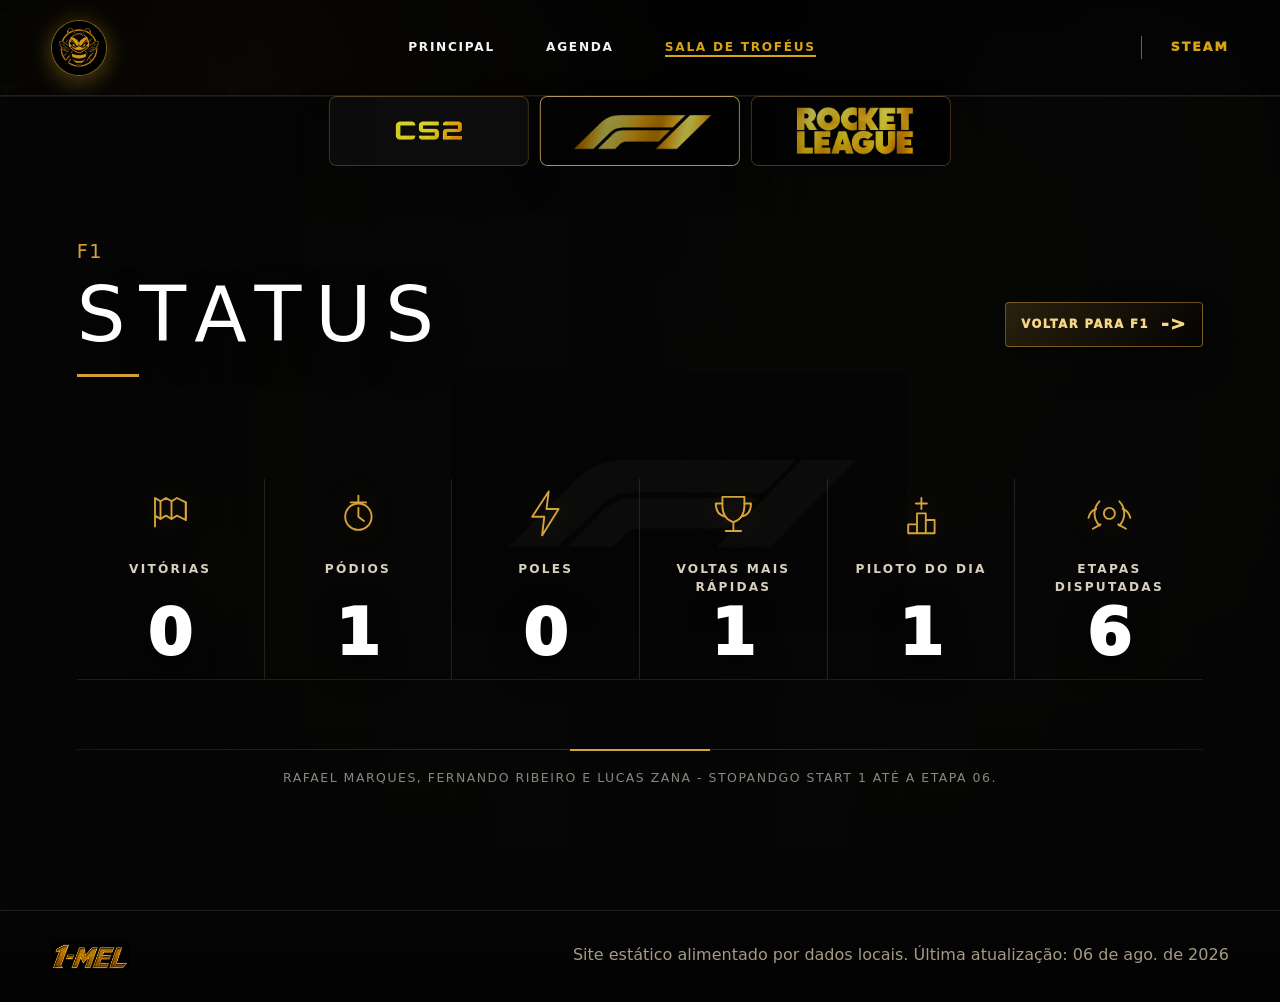
<file: f1-status.html>
<!doctype html>
<html lang="pt-BR">
  <head>
    <meta charset="utf-8">
    <meta name="viewport" content="width=device-width, initial-scale=1">
    <meta name="description" content="Status geral da 1-MEL na F1.">
    <meta property="og:title" content="Status F1 | 1-MEL">
    <meta property="og:description" content="Números gerais dos membros da 1-MEL na temporada de F1.">
    <meta property="og:type" content="website">
    <title>Status F1 | 1-MEL</title>
    <link rel="preconnect" href="https://avatars.fastly.steamstatic.com">
    <link rel="stylesheet" href="styles.css?v=game-cards-brighter-20260807">
    <script defer src="app.js"></script>
  </head>
  <body data-page="f1-status">
    <header class="site-header blog-header">
      <a class="brand blog-brand" href="index.html" aria-label="Voltar ao inicio">
        <span class="blog-brand-mark" aria-hidden="true">
          <img src="assets/bee-logo-new.jpg" alt="">
        </span>
      </a>
      <nav aria-label="Navegacao principal">
        <a href="index.html">Principal</a>
        <a href="agenda.html">Agenda</a>
        <a aria-current="page" href="trofeus-cs2.html">Sala de troféus</a>
      </nav>
      <div class="blog-header-actions">
        <a class="blog-header-icon" href="trofeus-cs2.html" aria-label="Sala de troféus"></a>
        <a class="blog-steam-link" href="https://steamcommunity.com/groups/1MEL" target="_blank" rel="noreferrer" aria-label="Steam">Steam</a>
      </div>
    </header>
    <nav class="trophy-game-nav" aria-label="Troféus por jogo">
      <a class="game-nav-card game-cs2" href="trofeus-cs2.html?v=f1-card-image-20260807"><span>CS2</span></a>
      <a class="game-nav-card game-f1 active" href="trofeus-f1.html?v=f1-card-image-20260807"><span>F1</span></a>
      <a class="game-nav-card game-rl" href="trofeus-rocket.html?v=f1-card-image-20260807"><span>Rocket League</span></a>
    </nav>
    <main>
      <section class="f1-status-showcase" id="f1-status">
        <div class="f1-status-title">
          <p>F1</p>
          <h1>Status</h1>
        </div>

        <div class="f1-status-actions">
          <a class="f1-status-back-button" href="trofeus-f1.html">Voltar para F1 <span aria-hidden="true">-></span></a>
        </div>

        <input class="f1-status-radio" type="radio" name="f1-status-detail" id="status-closed" checked>
        <input class="f1-status-radio" type="radio" name="f1-status-detail" id="status-vitorias">
        <input class="f1-status-radio" type="radio" name="f1-status-detail" id="status-podios">
        <input class="f1-status-radio" type="radio" name="f1-status-detail" id="status-poles">
        <input class="f1-status-radio" type="radio" name="f1-status-detail" id="status-vr">
        <input class="f1-status-radio" type="radio" name="f1-status-detail" id="status-piloto-dia">
        <input class="f1-status-radio" type="radio" name="f1-status-detail" id="status-etapas">

        <div class="f1-status-strip" aria-label="Status geral da 1-MEL na F1">
          <label for="status-vitorias">
            <svg viewBox="0 0 48 48" aria-hidden="true">
              <path d="M10 36V10l5 3 5-3 5 3 5-3 8 4v16l-8-4-5 3-5-3-5 3-5-3"></path>
              <path d="M15 13v16M25 13v16M38 14v16"></path>
            </svg>
            <span>Vitórias</span>
            <strong>0</strong>
          </label>
          <label for="status-podios">
            <svg viewBox="0 0 48 48" aria-hidden="true">
              <path d="M17 14h14M24 8v6"></path>
              <circle cx="24" cy="27" r="12"></circle>
              <path d="M24 19v8l5 4"></path>
            </svg>
            <span>Pódios</span>
            <strong>1</strong>
          </label>
          <label for="status-poles">
            <svg viewBox="0 0 48 48" aria-hidden="true">
              <path d="M27 4 12 27h11l-2 17 15-24H25l2-16Z"></path>
            </svg>
            <span>Poles</span>
            <strong>0</strong>
          </label>
          <label for="status-vr">
            <svg viewBox="0 0 48 48" aria-hidden="true">
              <path d="M14 17V9h20v8c0 8-4 13-10 15-6-2-10-7-10-15Z"></path>
              <path d="M14 15H8c0 7 3 11 9 12M34 15h6c0 7-3 11-9 12M24 32v8M17 40h14"></path>
            </svg>
            <span>Voltas mais rápidas</span>
            <strong>1</strong>
          </label>
          <label for="status-piloto-dia">
            <svg viewBox="0 0 48 48" aria-hidden="true">
              <path d="M12 34h8v8h-8ZM20 24h8v18h-8ZM28 30h8v12h-8Z"></path>
              <path d="M24 10v10M19 15h10"></path>
            </svg>
            <span>Piloto do dia</span>
            <strong>1</strong>
          </label>
          <label for="status-etapas">
            <svg viewBox="0 0 48 48" aria-hidden="true">
              <path d="M15 35c-6-6-6-16 0-22M33 13c6 6 6 16 0 22"></path>
              <path d="M12 20c-4 1-6 4-7 8M36 20c4 1 6 4 7 8M16 34l-7 4M32 34l7 4"></path>
              <circle cx="24" cy="24" r="5"></circle>
            </svg>
            <span>Etapas disputadas</span>
            <strong>6</strong>
          </label>
        </div>

        <div class="f1-status-detail-cards" aria-live="polite">
          <label class="f1-status-backdrop" for="status-closed" aria-label="Fechar detalhe"></label>
          <article class="f1-status-detail-card detail-vitorias">
            <label class="f1-status-close" for="status-closed" aria-label="Fechar">x</label>
            <span>Vitórias</span>
            <strong>0</strong>
            <div class="f1-status-detail-list">
              <div><b>Quem</b><b>Pista</b><b>Data</b></div>
              <div><em>Sem registro</em><em>-</em><em>-</em></div>
            </div>
          </article>
          <article class="f1-status-detail-card detail-podios">
            <label class="f1-status-close" for="status-closed" aria-label="Fechar">x</label>
            <span>Pódios</span>
            <strong>1</strong>
            <div class="f1-status-detail-list">
              <div><b>Quem</b><b>Pista</b><b>Data</b></div>
              <div><em>Fernando Ribeiro</em><em>GP da Bélgica</em><em>13 - 19 Jul 2026</em></div>
            </div>
          </article>
          <article class="f1-status-detail-card detail-poles">
            <label class="f1-status-close" for="status-closed" aria-label="Fechar">x</label>
            <span>Poles</span>
            <strong>0</strong>
            <div class="f1-status-detail-list">
              <div><b>Quem</b><b>Pista</b><b>Data</b></div>
              <div><em>Sem registro</em><em>-</em><em>-</em></div>
            </div>
          </article>
          <article class="f1-status-detail-card detail-vr">
            <label class="f1-status-close" for="status-closed" aria-label="Fechar">x</label>
            <span>Voltas mais rápidas</span>
            <strong>1</strong>
            <div class="f1-status-detail-list">
              <div><b>Quem</b><b>Pista</b><b>Data</b></div>
              <div><em>Rafael Marques</em><em>GP da Áustria</em><em>22 - 28 Jun 2026</em></div>
            </div>
          </article>
          <article class="f1-status-detail-card detail-piloto-dia">
            <label class="f1-status-close" for="status-closed" aria-label="Fechar">x</label>
            <span>Piloto do dia</span>
            <strong>1</strong>
            <div class="f1-status-detail-list">
              <div><b>Quem</b><b>Pista</b><b>Data</b></div>
              <div><em>Rafael Marques</em><em>GP do Japão</em><em>27 Jul - 02 Ago 2026</em></div>
            </div>
          </article>
          <article class="f1-status-detail-card detail-etapas">
            <label class="f1-status-close" for="status-closed" aria-label="Fechar">x</label>
            <span>Etapas disputadas</span>
            <strong>6</strong>
            <div class="f1-status-detail-list">
              <div><b>Etapa</b><b>Pista</b><b>Data</b></div>
              <div><em>Etapa 01</em><em>GP da Áustria</em><em>22 - 28 Jun 2026</em></div>
              <div><em>Etapa 02</em><em>GP de Catalunha</em><em>29 Jun - 05 Jul 2026</em></div>
              <div><em>Etapa 03</em><em>GP da Grã-Bretanha</em><em>06 - 12 Jul 2026</em></div>
              <div><em>Etapa 04</em><em>GP da Bélgica</em><em>13 - 19 Jul 2026</em></div>
              <div><em>Etapa 05</em><em>GP da Hungria</em><em>20 - 26 Jul 2026</em></div>
              <div><em>Etapa 06</em><em>GP do Japão</em><em>27 Jul - 02 Ago 2026</em></div>
            </div>
          </article>
        </div>

        <div class="f1-status-divider" aria-hidden="true"></div>
        <p class="f1-status-note">Rafael Marques, Fernando Ribeiro e Lucas Zana - StopAndGo Start 1 até a etapa 06.</p>
      </section>
    </main>
    <footer><img class="footer-wordmark" src="assets/brand-wordmark-1mel-cropped.png" alt="1-MEL"><span>Site estático alimentado por dados locais. Última atualização: <time id="last-updated">--</time></span></footer>
  </body>
</html>
</file>
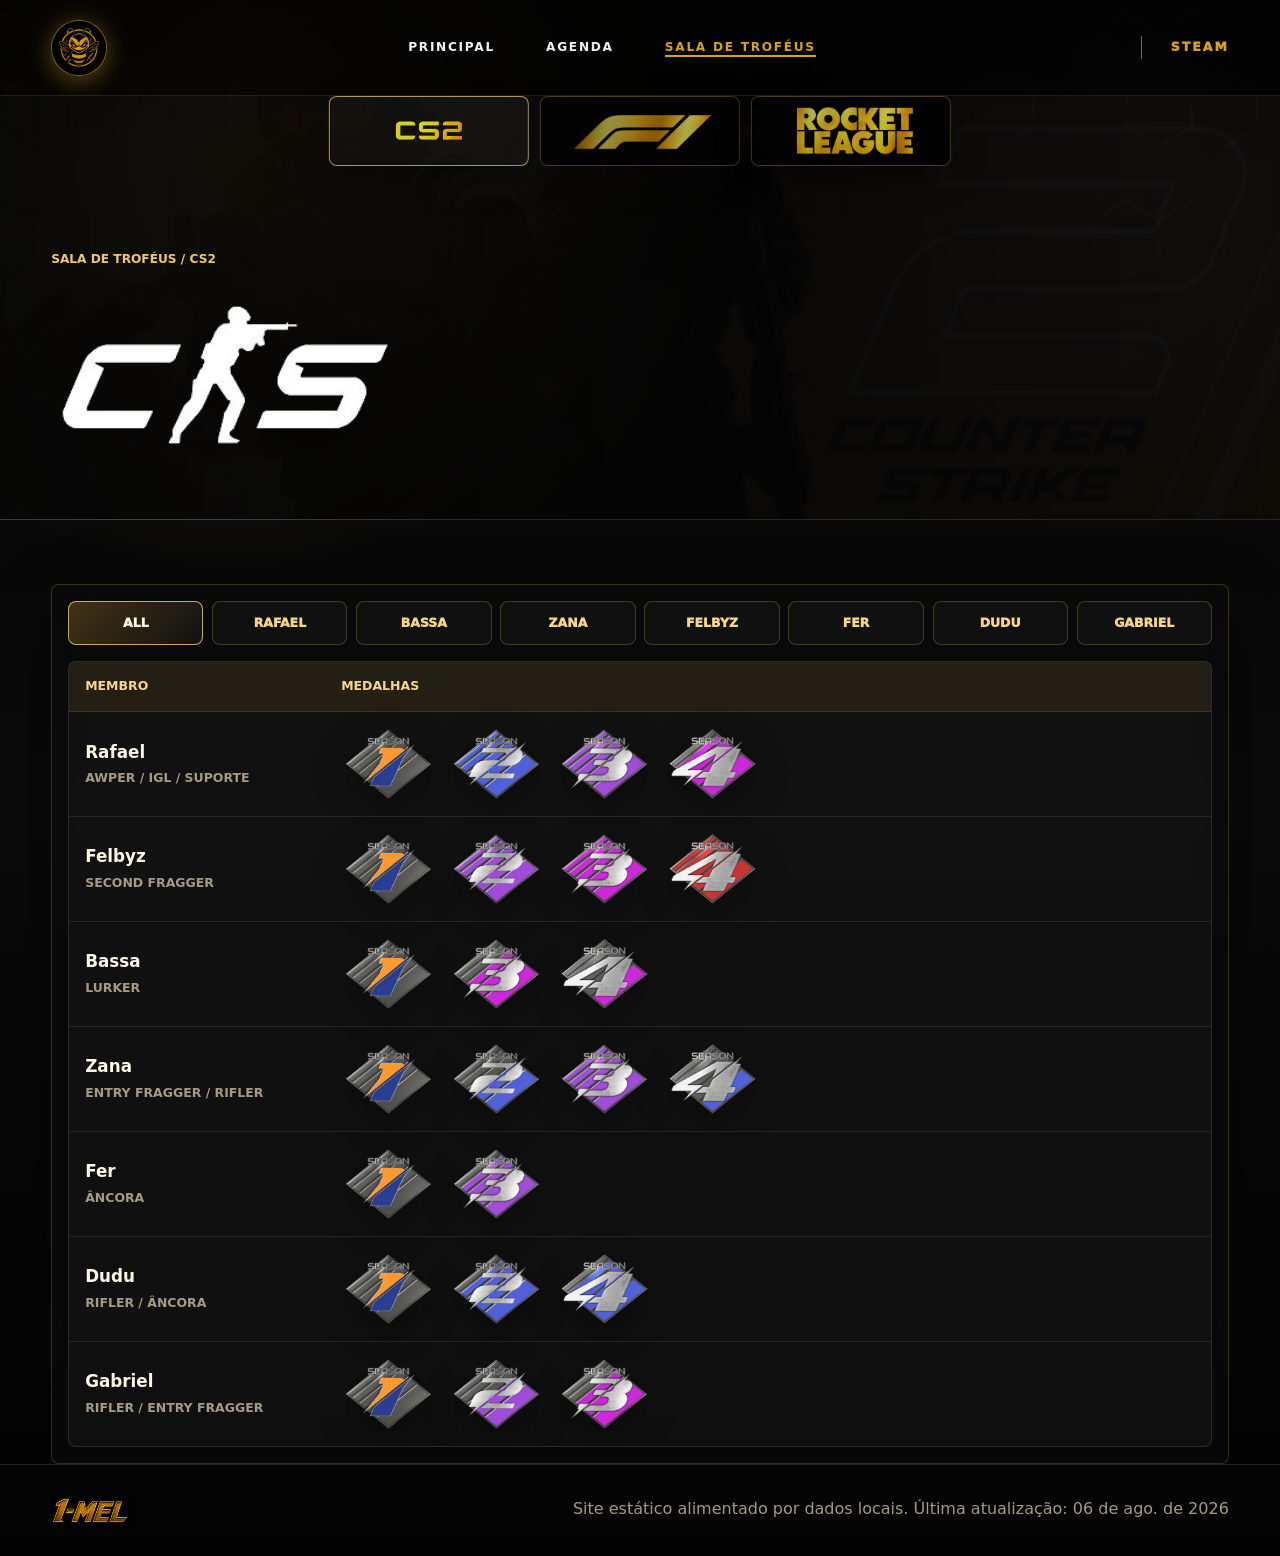
<file: trofeus-cs2.html>
<!doctype html>
<html lang="pt-BR">
  <head>
    <meta charset="utf-8">
    <meta name="viewport" content="width=device-width, initial-scale=1">
    <meta name="description" content="Troféus e conquistas de CS2 do clã 1-MEL.">
    <meta property="og:title" content="CS2 | Troféus 1-MEL">
    <meta property="og:description" content="Arquivo de conquistas de Counter-Strike 2 do clã 1-MEL.">
    <meta property="og:type" content="website">
    <title>CS2 | Troféus 1-MEL</title>
    <link rel="preconnect" href="https://avatars.fastly.steamstatic.com">
    <link rel="stylesheet" href="styles.css?v=game-cards-brighter-20260807">
    <script defer src="app.js?v=rafael-cs2-stats-20260806"></script>
  </head>
  <body data-page="trofeus-cs2">
    <header class="site-header blog-header">
      <a class="brand blog-brand" href="index.html" aria-label="Voltar ao inicio">
        <span class="blog-brand-mark" aria-hidden="true">
          <img src="assets/bee-logo-new.jpg" alt="">
        </span>
      </a>
      <nav aria-label="Navegacao principal">
        <a href="index.html">Principal</a>
        <a href="agenda.html">Agenda</a>
        <a aria-current="page" href="trofeus-cs2.html">Sala de troféus</a>
      </nav>
      <div class="blog-header-actions">
        <a class="blog-header-icon" href="trofeus-cs2.html" aria-label="Sala de troféus"></a>
        <a class="blog-steam-link" href="https://steamcommunity.com/groups/1MEL" target="_blank" rel="noreferrer" aria-label="Steam">Steam</a>
      </div>
    </header>
    <nav class="trophy-game-nav" aria-label="Troféus por jogo">
      <a class="game-nav-card game-cs2 active" href="trofeus-cs2.html?v=trophy-nav-clickfix-20260806"><span>CS2</span></a>
      <a class="game-nav-card game-f1" href="trofeus-f1.html?v=f1-card-image-20260807"><span>F1</span></a>
      <a class="game-nav-card game-rl" href="trofeus-rocket.html?v=trophy-nav-clickfix-20260806"><span>Rocket League</span></a>
    </nav>
    <main>
      <section class="page-hero game-trophy-hero cs2-hero">
        <p class="eyebrow">Sala de troféus / CS2</p>
        <h1 class="sr-only">CS2</h1>
        <img class="cs2-title-mark" src="assets/cs2-title-logo-clean.png" alt="CS2">
      </section>
      <section class="cs2-member-hub" aria-label="Medalhas CS2 por membro">
        <div class="cs2-filter-bar" role="tablist" aria-label="Selecionar membro">
          <button class="active" type="button" data-cs2-member="all" role="tab" aria-selected="true">All</button>
          <button type="button" data-cs2-member="rafael" role="tab" aria-selected="false">Rafael</button>
          <button type="button" data-cs2-member="bassa" role="tab" aria-selected="false">Bassa</button>
          <button type="button" data-cs2-member="zana" role="tab" aria-selected="false">Zana</button>
          <button type="button" data-cs2-member="felbyz" role="tab" aria-selected="false">Felbyz</button>
          <button type="button" data-cs2-member="fer" role="tab" aria-selected="false">Fer</button>
          <button type="button" data-cs2-member="dudu" role="tab" aria-selected="false">Dudu</button>
          <button type="button" data-cs2-member="gabriel" role="tab" aria-selected="false">Gabriel</button>
        </div>
        <div class="cs2-member-panel" id="cs2-member-panel"></div>
      </section>
    </main>
    <footer><img class="footer-wordmark" src="assets/brand-wordmark-1mel-cropped.png" alt="1-MEL"><span>Site estático alimentado por dados locais. Última atualização: <time id="last-updated">--</time></span></footer>
  </body>
</html>
</file>
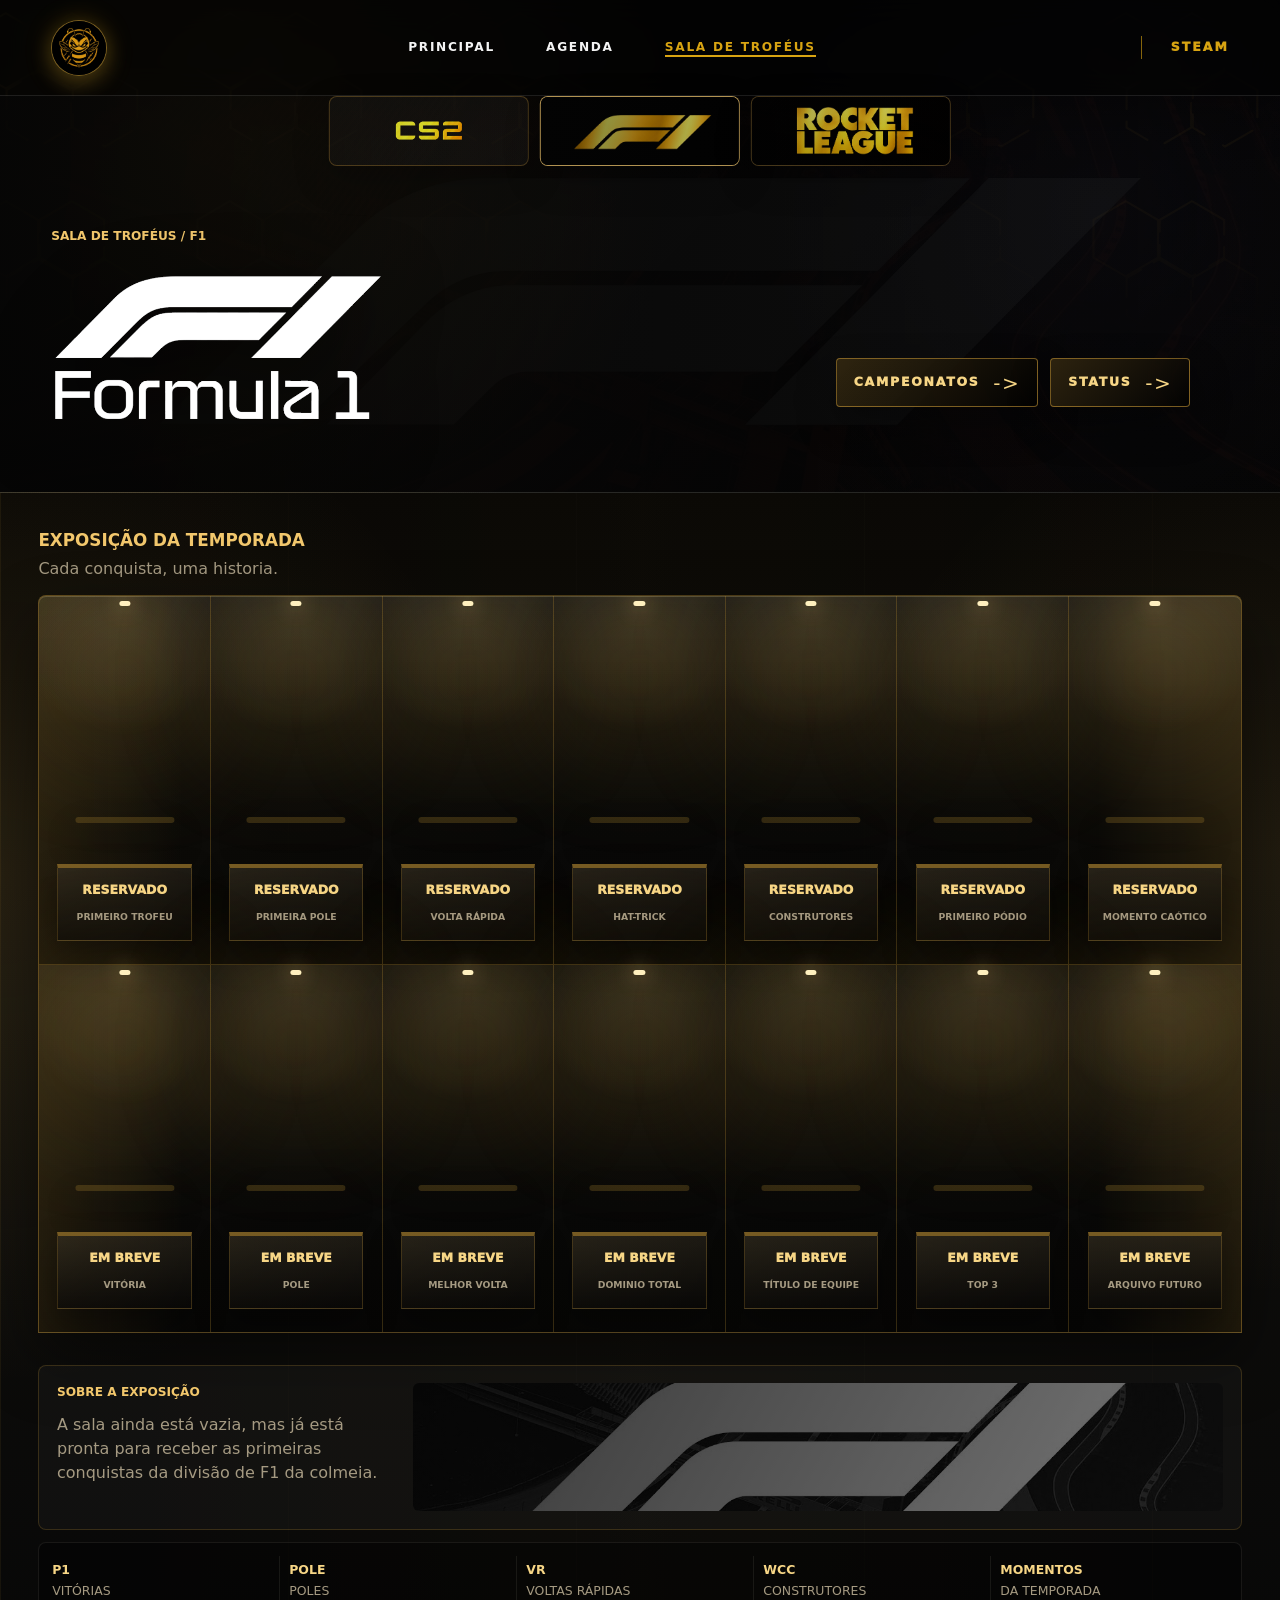
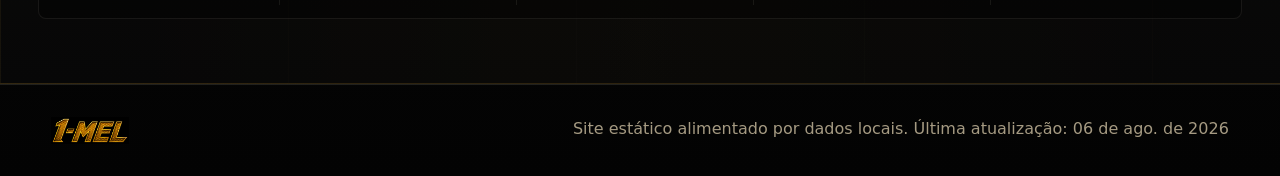
<file: trofeus-f1.html>
<!doctype html>
<html lang="pt-BR">
  <head>
    <meta charset="utf-8">
    <meta name="viewport" content="width=device-width, initial-scale=1">
    <meta name="description" content="Troféus e pódios de F1 do clã 1-MEL.">
    <meta property="og:title" content="F1 | Troféus 1-MEL">
    <meta property="og:description" content="Arquivo de pódios e campanhas de F1 do clã 1-MEL.">
    <meta property="og:type" content="website">
    <title>F1 | Troféus 1-MEL</title>
    <link rel="preconnect" href="https://avatars.fastly.steamstatic.com">
    <link rel="stylesheet" href="styles.css?v=game-cards-brighter-20260807">
    <script defer src="app.js"></script>
  </head>
  <body data-page="trofeus-f1">
    <header class="site-header blog-header">
      <a class="brand blog-brand" href="index.html" aria-label="Voltar ao inicio">
        <span class="blog-brand-mark" aria-hidden="true">
          <img src="assets/bee-logo-new.jpg" alt="">
        </span>
      </a>
      <nav aria-label="Navegacao principal">
        <a href="index.html">Principal</a>
        <a href="agenda.html">Agenda</a>
        <a aria-current="page" href="trofeus-cs2.html">Sala de troféus</a>
      </nav>
      <div class="blog-header-actions">
        <a class="blog-header-icon" href="trofeus-cs2.html" aria-label="Sala de troféus"></a>
        <a class="blog-steam-link" href="https://steamcommunity.com/groups/1MEL" target="_blank" rel="noreferrer" aria-label="Steam">Steam</a>
      </div>
    </header>
    <nav class="trophy-game-nav" aria-label="Troféus por jogo">
      <a class="game-nav-card game-cs2" href="trofeus-cs2.html?v=f1-card-image-20260807"><span>CS2</span></a>
      <a class="game-nav-card game-f1 active" href="trofeus-f1.html?v=f1-card-image-20260807"><span>F1</span></a>
      <a class="game-nav-card game-rl" href="trofeus-rocket.html?v=f1-card-image-20260807"><span>Rocket League</span></a>
    </nav>
    <main>
      <section class="page-hero game-trophy-hero f1-hero">
        <p class="eyebrow">Sala de troféus / F1</p>
        <h1 class="sr-only">F1</h1>
        <img class="f1-title-logo" src="assets/formula-1-logo-title-clean.png" alt="Formula 1">
        <div class="f1-hero-actions">
          <a class="f1-championship-button" href="f1-campeonatos.html">Campeonatos <span aria-hidden="true">-></span></a>
          <a class="f1-championship-button" href="f1-status.html">Status <span aria-hidden="true">-></span></a>
        </div>
      </section>
      <section class="f1-museum">
        <div class="f1-museum-heading">
          <p class="eyebrow">Exposição da temporada</p>
          <span>Cada conquista, uma historia.</span>
        </div>
        <div class="f1-gallery-wall" aria-label="Vitrine de troféus F1">
          <article class="f1-display-cell empty"><span class="f1-spotlight"></span><div class="f1-empty-plaque"><span>Reservado</span><small>primeiro trofeu</small></div></article>
          <article class="f1-display-cell empty"><span class="f1-spotlight"></span><div class="f1-empty-plaque"><span>Reservado</span><small>primeira pole</small></div></article>
          <article class="f1-display-cell empty"><span class="f1-spotlight"></span><div class="f1-empty-plaque"><span>Reservado</span><small>volta rápida</small></div></article>
          <article class="f1-display-cell empty"><span class="f1-spotlight"></span><div class="f1-empty-plaque"><span>Reservado</span><small>hat-trick</small></div></article>
          <article class="f1-display-cell empty"><span class="f1-spotlight"></span><div class="f1-empty-plaque"><span>Reservado</span><small>construtores</small></div></article>
          <article class="f1-display-cell empty"><span class="f1-spotlight"></span><div class="f1-empty-plaque"><span>Reservado</span><small>primeiro pódio</small></div></article>
          <article class="f1-display-cell empty"><span class="f1-spotlight"></span><div class="f1-empty-plaque"><span>Reservado</span><small>momento caótico</small></div></article>
          <article class="f1-display-cell empty"><span class="f1-spotlight"></span><div class="f1-empty-plaque"><span>Em breve</span><small>vitória</small></div></article>
          <article class="f1-display-cell empty"><span class="f1-spotlight"></span><div class="f1-empty-plaque"><span>Em breve</span><small>pole</small></div></article>
          <article class="f1-display-cell empty"><span class="f1-spotlight"></span><div class="f1-empty-plaque"><span>Em breve</span><small>melhor volta</small></div></article>
          <article class="f1-display-cell empty"><span class="f1-spotlight"></span><div class="f1-empty-plaque"><span>Em breve</span><small>dominio total</small></div></article>
          <article class="f1-display-cell empty"><span class="f1-spotlight"></span><div class="f1-empty-plaque"><span>Em breve</span><small>título de equipe</small></div></article>
          <article class="f1-display-cell empty"><span class="f1-spotlight"></span><div class="f1-empty-plaque"><span>Em breve</span><small>top 3</small></div></article>
          <article class="f1-display-cell empty"><span class="f1-spotlight"></span><div class="f1-empty-plaque"><span>Em breve</span><small>arquivo futuro</small></div></article>
        </div>
        <div class="f1-exhibit-note">
          <div>
            <p class="eyebrow">Sobre a exposição</p>
            <p>A sala ainda está vazia, mas já está pronta para receber as primeiras conquistas da divisão de F1 da colmeia.</p>
          </div>
          <div class="f1-note-track" aria-hidden="true"></div>
        </div>
        <div class="f1-gallery-legend" aria-label="Categorias da exposição F1">
          <span><strong>P1</strong> Vitórias</span>
          <span><strong>Pole</strong> Poles</span>
          <span><strong>VR</strong> Voltas rápidas</span>
          <span><strong>WCC</strong> Construtores</span>
          <span><strong>Momentos</strong> da temporada</span>
        </div>
      </section>
    </main>
    <footer><img class="footer-wordmark" src="assets/brand-wordmark-1mel-cropped.png" alt="1-MEL"><span>Site estático alimentado por dados locais. Última atualização: <time id="last-updated">--</time></span></footer>
  </body>
</html>
</file>
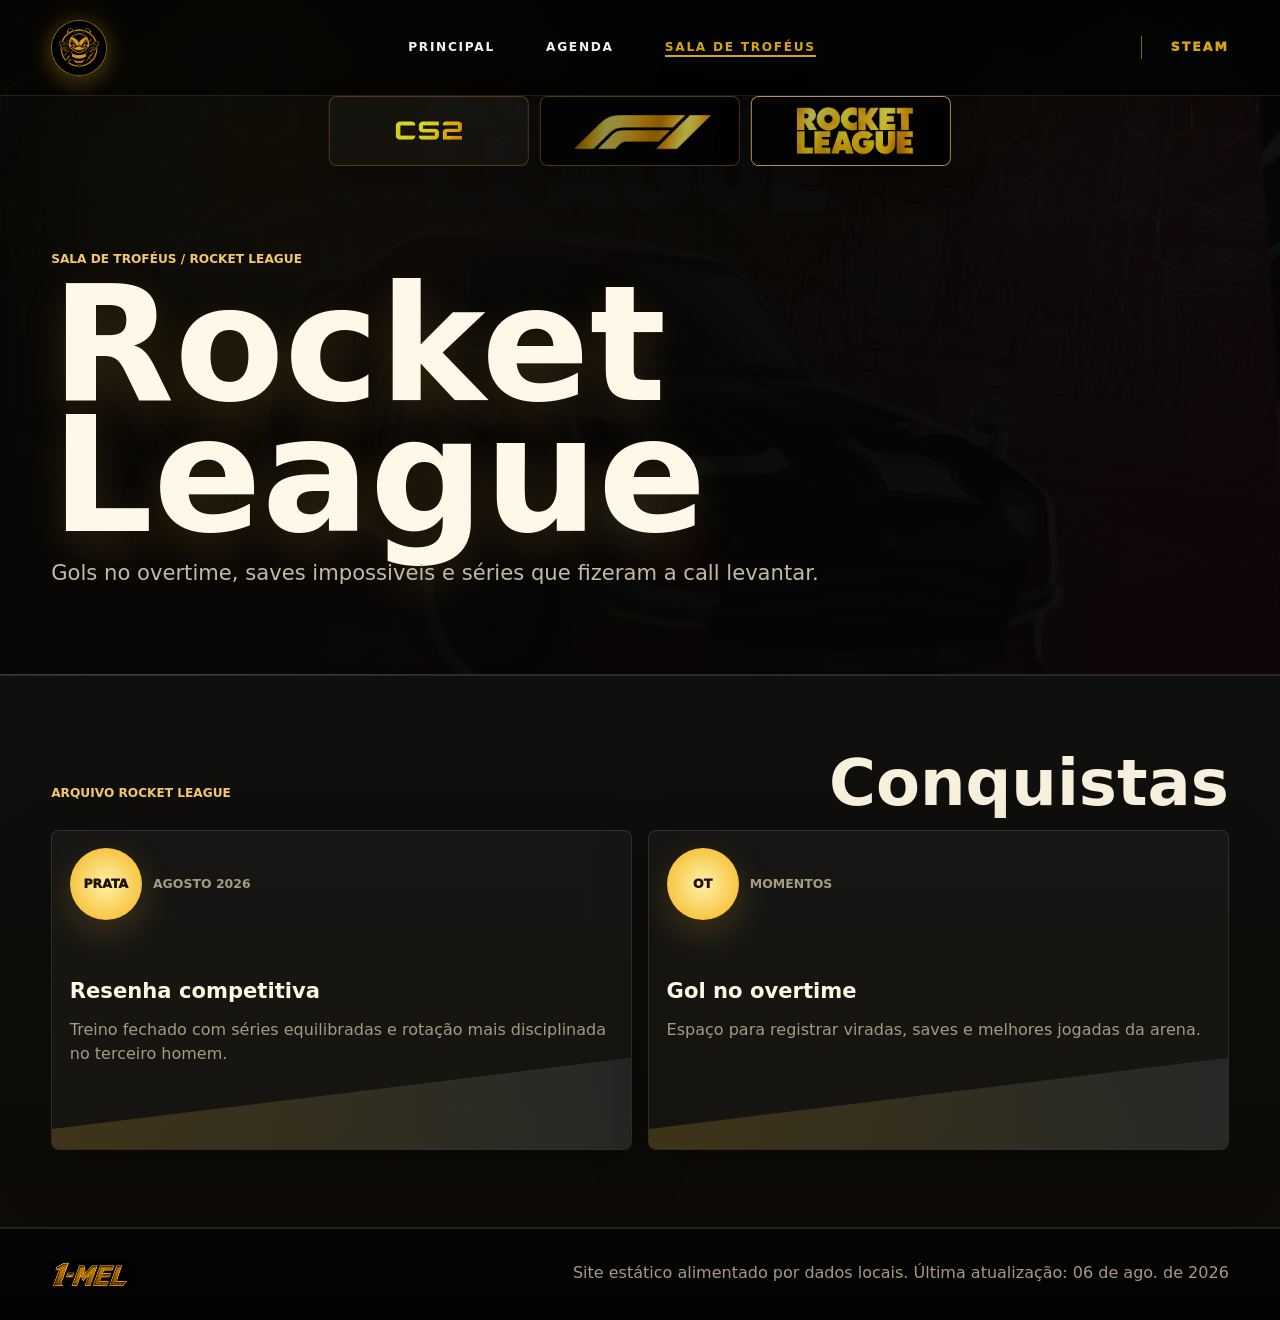
<file: trofeus-rocket.html>
<!doctype html>
<html lang="pt-BR">
  <head>
    <meta charset="utf-8">
    <meta name="viewport" content="width=device-width, initial-scale=1">
    <meta name="description" content="Troféus e conquistas de Rocket League do clã 1-MEL.">
    <meta property="og:title" content="Rocket League | Troféus 1-MEL">
    <meta property="og:description" content="Arquivo de conquistas de Rocket League do clã 1-MEL.">
    <meta property="og:type" content="website">
    <title>Rocket League | Troféus 1-MEL</title>
    <link rel="preconnect" href="https://avatars.fastly.steamstatic.com">
    <link rel="stylesheet" href="styles.css?v=game-cards-brighter-20260807">
    <script defer src="app.js"></script>
  </head>
  <body data-page="trofeus-rocket">
    <header class="site-header blog-header">
      <a class="brand blog-brand" href="index.html" aria-label="Voltar ao inicio">
        <span class="blog-brand-mark" aria-hidden="true">
          <img src="assets/bee-logo-new.jpg" alt="">
        </span>
      </a>
      <nav aria-label="Navegacao principal">
        <a href="index.html">Principal</a>
        <a href="agenda.html">Agenda</a>
        <a aria-current="page" href="trofeus-cs2.html">Sala de troféus</a>
      </nav>
      <div class="blog-header-actions">
        <a class="blog-header-icon" href="trofeus-cs2.html" aria-label="Sala de troféus"></a>
        <a class="blog-steam-link" href="https://steamcommunity.com/groups/1MEL" target="_blank" rel="noreferrer" aria-label="Steam">Steam</a>
      </div>
    </header>
    <nav class="trophy-game-nav" aria-label="Troféus por jogo">
      <a class="game-nav-card game-cs2" href="trofeus-cs2.html?v=trophy-nav-clickfix-20260806"><span>CS2</span></a>
      <a class="game-nav-card game-f1" href="trofeus-f1.html?v=f1-card-image-20260807"><span>F1</span></a>
      <a class="game-nav-card game-rl active" href="trofeus-rocket.html?v=trophy-nav-clickfix-20260806"><span>Rocket League</span></a>
    </nav>
    <main>
      <section class="page-hero game-trophy-hero rl-hero">
        <p class="eyebrow">Sala de troféus / Rocket League</p>
        <h1>Rocket League</h1>
        <p class="intro">Gols no overtime, saves impossiveis e séries que fizeram a call levantar.</p>
      </section>
      <section class="season-band">
        <div class="section-heading"><p class="eyebrow">Arquivo Rocket League</p><h2>Conquistas</h2></div>
        <div class="trophy-grid game-trophy-grid">
          <article class="trophy-card"><span class="trophy-medal">Prata</span><span class="card-kicker">Agosto 2026</span><h3>Resenha competitiva</h3><p>Treino fechado com séries equilibradas e rotação mais disciplinada no terceiro homem.</p></article>
          <article class="trophy-card"><span class="trophy-medal">OT</span><span class="card-kicker">Momentos</span><h3>Gol no overtime</h3><p>Espaço para registrar viradas, saves e melhores jogadas da arena.</p></article>
        </div>
      </section>
    </main>
    <footer><img class="footer-wordmark" src="assets/brand-wordmark-1mel-cropped.png" alt="1-MEL"><span>Site estático alimentado por dados locais. Última atualização: <time id="last-updated">--</time></span></footer>
  </body>
</html>
</file>
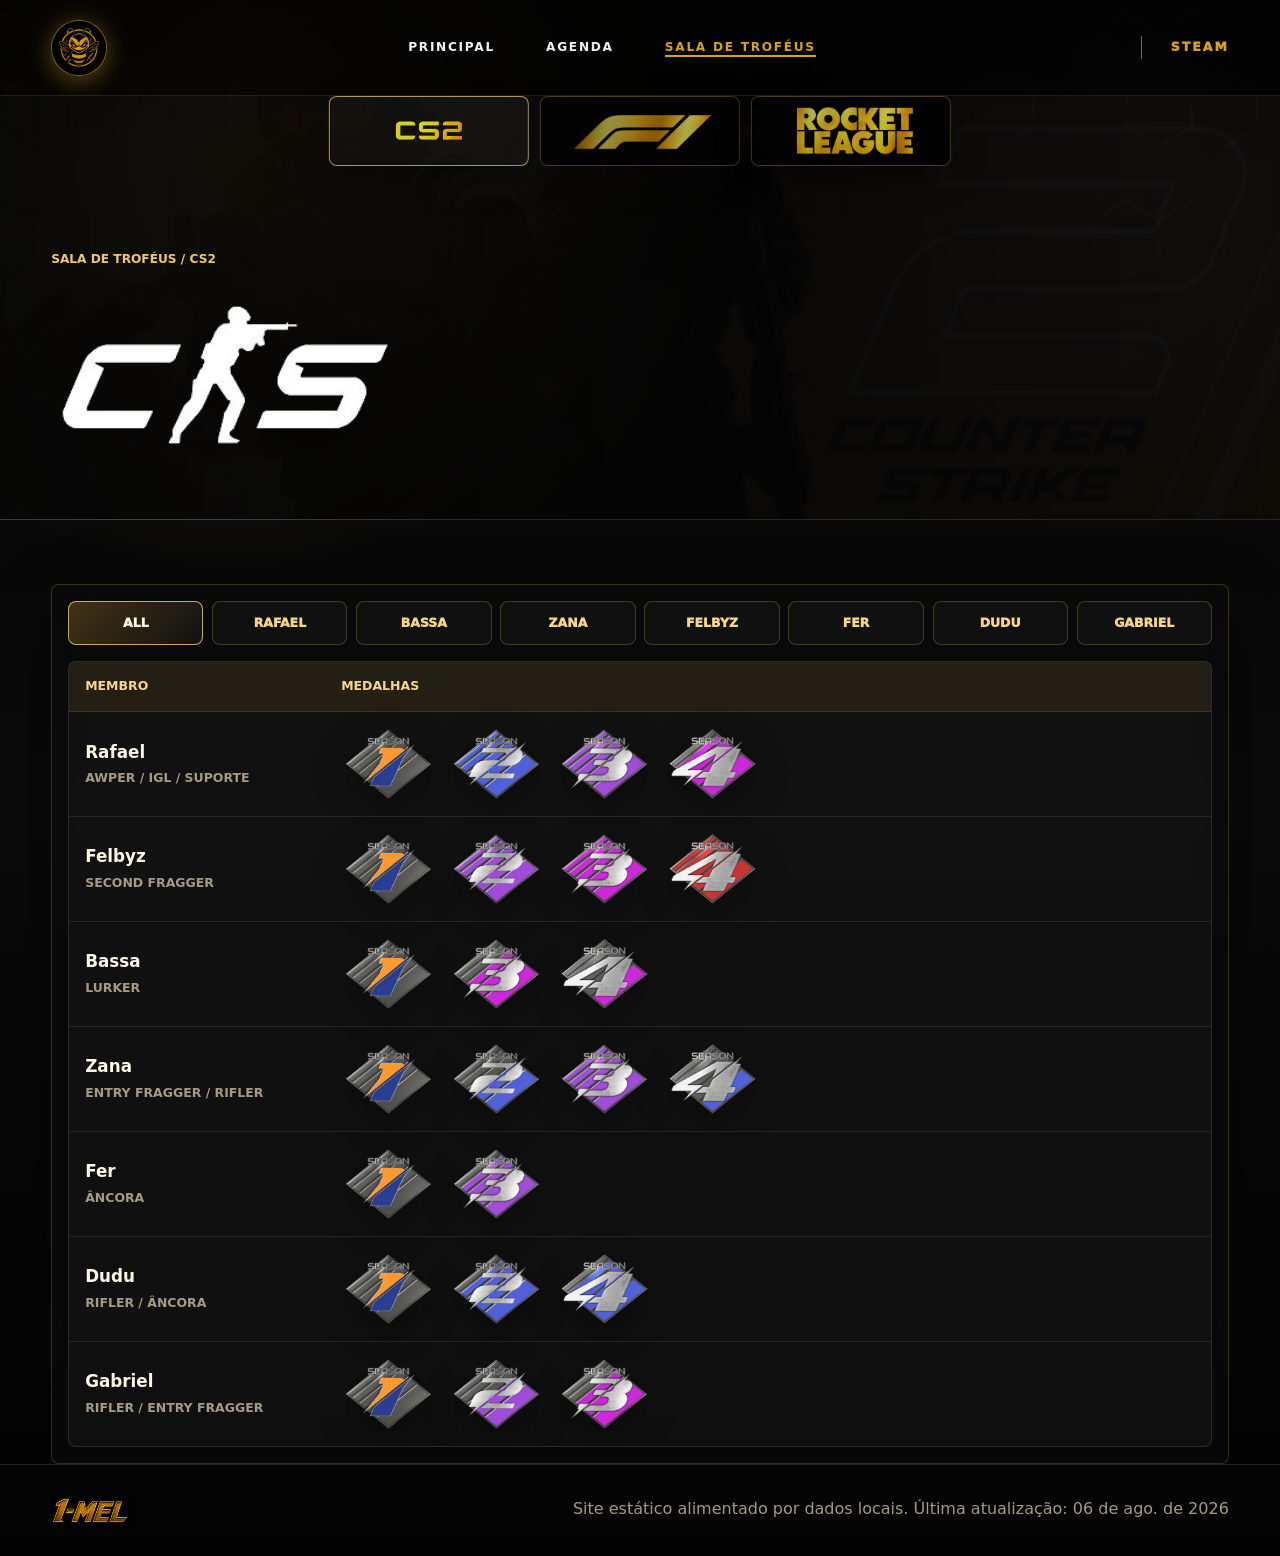
<file: trofeus.html>
<!doctype html>
<html lang="pt-BR">
  <head>
    <meta charset="utf-8">
    <meta name="viewport" content="width=device-width, initial-scale=1">
    <meta http-equiv="refresh" content="0; url=trofeus-cs2.html">
    <link rel="canonical" href="trofeus-cs2.html">
    <title>Redirecionando para CS2 | 1-MEL</title>
    <script>
      window.location.replace("trofeus-cs2.html");
    </script>
  </head>
  <body>
    <p><a href="trofeus-cs2.html">Abrir sala de troféus CS2</a></p>
  </body>
</html>
</file>
<file: styles.css>
:root {
  --bg: #08090b;
  --panel: #111319;
  --panel-2: #171a22;
  --text: #f7f2df;
  --muted: #a7adba;
  --line: rgba(247, 242, 223, 0.12);
  --honey: #ffc233;
  --honey-dark: #a86d00;
  --green: #5ee08c;
  --red: #ff6d6d;
  --blue: #7cc5ff;
  --shadow: 0 24px 80px rgba(0, 0, 0, 0.42);
  --blog-gold: #d8a412;
  --blog-gold-soft: rgba(216, 164, 18, 0.62);
  --blog-muted: #9a9a9a;
}

* {
  box-sizing: border-box;
}

html {
  scroll-behavior: smooth;
}

body {
  margin: 0;
  background:
    radial-gradient(circle at 12% 4%, rgba(255, 194, 51, 0.18), transparent 34rem),
    linear-gradient(135deg, #08090b 0%, #15171c 45%, #08090b 100%);
  color: var(--text);
  font-family: Inter, ui-sans-serif, system-ui, -apple-system, BlinkMacSystemFont, "Segoe UI", sans-serif;
  line-height: 1.5;
}
.sr-only {
  position: absolute;
  width: 1px;
  height: 1px;
  padding: 0;
  margin: -1px;
  overflow: hidden;
  clip: rect(0, 0, 0, 0);
  white-space: nowrap;
  border: 0;
}
a {
  color: inherit;
  text-decoration: none;
}

.site-header {
  position: sticky;
  top: 0;
  z-index: 20;
  display: flex;
  align-items: center;
  justify-content: space-between;
  gap: 1rem;
  padding: 0.85rem clamp(1rem, 4vw, 3.5rem);
  background: rgba(8, 9, 11, 0.82);
  border-bottom: 1px solid var(--line);
  backdrop-filter: blur(16px);
}

.brand {
  display: flex;
  align-items: center;
  gap: 0.75rem;
  min-width: 10rem;
}

.brand img {
  width: 3rem;
  height: 3rem;
  border: 1px solid rgba(255, 194, 51, 0.45);
  border-radius: 8px;
  object-fit: cover;
}

.brand strong,
footer strong {
  display: block;
  font-size: 1.05rem;
}

.brand small {
  display: block;
  color: var(--muted);
  font-size: 0.75rem;
}

nav {
  display: flex;
  align-items: center;
  gap: clamp(0.7rem, 2vw, 1.8rem);
  color: var(--muted);
  font-weight: 700;
  font-size: 0.82rem;
  text-transform: uppercase;
}

nav a:hover,
nav a[aria-current="page"],
.steam-link:hover {
  color: var(--honey);
}

.steam-link,
.primary-action,
.secondary-action {
  display: inline-flex;
  align-items: center;
  justify-content: center;
  min-height: 2.65rem;
  border-radius: 8px;
  font-weight: 800;
}

.steam-link {
  border: 1px solid rgba(255, 194, 51, 0.36);
  padding: 0 1rem;
}

main {
  overflow: hidden;
}

.hero,
.home-hero {
  display: grid;
  grid-template-columns: minmax(0, 1fr) minmax(18rem, 27rem);
  gap: clamp(1.5rem, 5vw, 4rem);
  min-height: 84vh;
  align-items: center;
  padding: clamp(3rem, 8vw, 7rem) clamp(1rem, 4vw, 3.5rem) 2rem;
}

.home-hero {
  grid-template-columns: minmax(0, 1fr) minmax(20rem, 32rem);
  min-height: 88vh;
  background:
    linear-gradient(115deg, rgba(255, 194, 51, 0.12), transparent 44%),
    radial-gradient(circle at 82% 24%, rgba(124, 197, 255, 0.12), transparent 28rem);
}

.hero-copy {
  max-width: 58rem;
}

.eyebrow {
  margin: 0 0 0.7rem;
  color: var(--honey);
  font-size: 0.76rem;
  font-weight: 900;
  letter-spacing: 0;
  text-transform: uppercase;
}

h1,
h2,
p {
  margin-top: 0;
}

h1 {
  margin-bottom: 0.1rem;
  font-size: clamp(5rem, 16vw, 13rem);
  line-height: 0.82;
  letter-spacing: 0;
}

.tagline {
  margin-bottom: 1.1rem;
  color: var(--honey);
  font-size: clamp(1.5rem, 4vw, 3rem);
  font-weight: 900;
}

.intro {
  max-width: 48rem;
  color: #d7d0bb;
  font-size: clamp(1.02rem, 2vw, 1.32rem);
}

.hero-actions {
  display: flex;
  flex-wrap: wrap;
  gap: 0.8rem;
  margin-top: 2rem;
}

.primary-action {
  background: var(--honey);
  color: #171000;
  padding: 0 1.15rem;
}

.secondary-action {
  border: 1px solid var(--line);
  color: var(--text);
  padding: 0 1.15rem;
}

.live-panel {
  display: grid;
  gap: 0.8rem;
  padding: 1rem;
  background: linear-gradient(180deg, rgba(255, 194, 51, 0.16), rgba(17, 19, 25, 0.94));
  border: 1px solid rgba(255, 194, 51, 0.24);
  border-radius: 8px;
  box-shadow: var(--shadow);
}

.live-panel div,
.stat-card,
.season-card,
.announcement,
.event,
.trophy-card,
.identity-card,
.member-card,
.leader-spotlight {
  border: 1px solid var(--line);
  border-radius: 8px;
  background: rgba(17, 19, 25, 0.84);
}

.live-panel div {
  padding: 1.1rem;
}

.metric-value {
  display: block;
  font-size: 2.3rem;
  font-weight: 950;
  line-height: 1;
}

.metric-label {
  color: var(--muted);
  font-size: 0.88rem;
}

.leader-spotlight {
  position: relative;
  overflow: hidden;
  padding: clamp(1.2rem, 3vw, 1.6rem);
  background:
    linear-gradient(180deg, rgba(255, 194, 51, 0.2), rgba(17, 19, 25, 0.94)),
    var(--panel);
  border-color: rgba(255, 194, 51, 0.28);
  box-shadow: var(--shadow);
}

.leader-spotlight::before {
  content: "1MEL";
  position: absolute;
  right: -0.55rem;
  bottom: -1.6rem;
  color: rgba(255, 194, 51, 0.08);
  font-size: 7rem;
  font-weight: 950;
  line-height: 1;
}

.leader-spotlight strong {
  position: relative;
  display: block;
  margin: 0.15rem 0 0.6rem;
  font-size: clamp(3.2rem, 7vw, 5.6rem);
  line-height: 0.9;
}

.leader-spotlight p,
.leader-stats,
.spotlight-label {
  position: relative;
}

.leader-spotlight p {
  color: #e5dec8;
  font-size: 1.05rem;
}

.spotlight-label {
  color: var(--honey);
  font-size: 0.78rem;
  font-weight: 950;
  text-transform: uppercase;
}

.leader-stats {
  display: grid;
  grid-template-columns: repeat(2, minmax(0, 1fr));
  gap: 0.75rem;
  margin-top: 1.4rem;
}

.leader-stats span {
  border: 1px solid rgba(255, 194, 51, 0.22);
  border-radius: 8px;
  padding: 0.85rem;
  color: var(--muted);
}

.leader-stats b {
  display: block;
  color: var(--text);
  font-size: 1.5rem;
}

.ticker {
  display: flex;
  flex-wrap: wrap;
  gap: 0.75rem;
  padding: 0 clamp(1rem, 4vw, 3.5rem) 3rem;
}

.ticker span {
  border: 1px solid rgba(255, 194, 51, 0.22);
  border-radius: 999px;
  padding: 0.52rem 0.85rem;
  background: rgba(255, 194, 51, 0.08);
  color: #ffe3a1;
  font-size: 0.86rem;
  font-weight: 750;
}

.section-grid,
.identity-section,
.roster-section,
.season-band,
.stats-layout,
.agenda,
.agenda-preview {
  padding: clamp(2.4rem, 6vw, 5rem) clamp(1rem, 4vw, 3.5rem);
}

.section-heading {
  display: flex;
  align-items: end;
  justify-content: space-between;
  gap: 1rem;
  margin-bottom: 1rem;
}

h2 {
  margin-bottom: 0;
  font-size: clamp(2rem, 5vw, 4.2rem);
  line-height: 0.95;
}

.inline-link {
  color: var(--honey);
  font-size: 0.9rem;
  font-weight: 850;
  text-transform: uppercase;
}

.announcement-list,
.identity-grid,
.roster-grid,
.season-grid,
.stats-board,
.event-list {
  display: grid;
  gap: 1rem;
}

.announcement-list,
.identity-grid {
  grid-template-columns: repeat(3, minmax(0, 1fr));
}

.announcement,
.season-card,
.stat-card,
.event,
.identity-card,
.member-card {
  padding: 1.05rem;
}

.announcement time,
.event time,
.card-kicker {
  color: var(--muted);
  font-size: 0.78rem;
  font-weight: 800;
  text-transform: uppercase;
}

.announcement h3,
.identity-card h3,
.member-card h3,
.season-card h3,
.event h3 {
  margin: 0.45rem 0;
  font-size: 1.2rem;
}

.announcement p,
.identity-card p,
.member-card p,
.season-card p,
.event p {
  color: #cbd0d9;
}

.identity-card {
  min-height: 13rem;
}

.identity-card h3 {
  font-size: 1.42rem;
}

.roster-section {
  background:
    linear-gradient(180deg, rgba(255, 255, 255, 0.02), rgba(255, 194, 51, 0.06)),
    #0c0e12;
  border-top: 1px solid var(--line);
  border-bottom: 1px solid var(--line);
}

.roster-grid {
  grid-template-columns: repeat(4, minmax(0, 1fr));
}

.member-card {
  display: grid;
  grid-template-columns: 4.3rem minmax(0, 1fr);
  gap: 0.9rem;
  min-height: 15rem;
  align-content: start;
}

.member-card strong {
  display: block;
  color: #f3df9b;
  font-size: 0.9rem;
}

.member-avatar {
  display: grid;
  place-items: center;
  width: 4.3rem;
  height: 4.3rem;
  border: 1px solid rgba(255, 194, 51, 0.4);
  border-radius: 8px;
  background: linear-gradient(135deg, var(--honey), #7cc5ff);
  color: #111319;
  font-size: 1.1rem;
  font-weight: 950;
}

.leader-card {
  grid-column: span 2;
  background: linear-gradient(135deg, rgba(255, 194, 51, 0.18), rgba(17, 19, 25, 0.9));
  border-color: rgba(255, 194, 51, 0.34);
}

.leader-card .member-avatar {
  width: 5.2rem;
  height: 5.2rem;
  font-size: 1.35rem;
}

.home-command {
  background: rgba(0, 0, 0, 0.16);
}

.season-band {
  background: linear-gradient(180deg, rgba(255, 194, 51, 0.08), rgba(124, 197, 255, 0.06));
  border-top: 1px solid var(--line);
  border-bottom: 1px solid var(--line);
}

.season-grid {
  grid-template-columns: repeat(3, minmax(0, 1fr));
}

.season-card {
  display: grid;
  gap: 1rem;
  min-height: 22rem;
}

.record {
  display: flex;
  gap: 0.5rem;
  align-items: baseline;
}

.record strong {
  font-size: 2.5rem;
  line-height: 1;
}

.progress {
  height: 0.7rem;
  overflow: hidden;
  border-radius: 999px;
  background: rgba(255, 255, 255, 0.08);
}

.progress span {
  display: block;
  height: 100%;
  border-radius: inherit;
  background: linear-gradient(90deg, var(--honey), var(--green));
}

.pill-row {
  display: flex;
  flex-wrap: wrap;
  gap: 0.5rem;
}

.pill-row span {
  border: 1px solid var(--line);
  border-radius: 999px;
  padding: 0.35rem 0.55rem;
  color: #e7dfca;
  font-size: 0.82rem;
}

.stats-board {
  grid-template-columns: repeat(4, minmax(0, 1fr));
}

.stat-card strong {
  display: block;
  margin-top: 0.3rem;
  font-size: 2rem;
}

.stat-card span:last-child {
  color: var(--muted);
}

.event-list {
  grid-template-columns: repeat(2, minmax(0, 1fr));
}

.event {
  display: grid;
  grid-template-columns: 7rem minmax(0, 1fr);
  gap: 1rem;
  align-items: center;
}

.compact-list {
  grid-template-columns: repeat(2, minmax(0, 1fr));
}

.event-date {
  display: grid;
  place-items: center;
  min-height: 6.5rem;
  border-radius: 8px;
  background: #f7f2df;
  color: #111319;
  font-weight: 950;
  text-align: center;
}

footer {
  display: flex;
  justify-content: space-between;
  gap: 1rem;
  padding: 2rem clamp(1rem, 4vw, 3.5rem);
  border-top: 1px solid var(--line);
  color: var(--muted);
}

.page-hero {
  min-height: 44vh;
  padding: clamp(4rem, 9vw, 8rem) clamp(1rem, 4vw, 3.5rem) clamp(2rem, 5vw, 4rem);
  border-bottom: 1px solid var(--line);
  background: linear-gradient(135deg, rgba(255, 194, 51, 0.14), rgba(124, 197, 255, 0.05) 42%, transparent 78%);
}

.page-hero h1 {
  margin-bottom: 1rem;
  font-size: clamp(4.2rem, 13vw, 10rem);
}

.trophy-hero {
  background: linear-gradient(135deg, rgba(255, 194, 51, 0.18), rgba(94, 224, 140, 0.06) 45%, transparent 78%);
}

.page-section {
  padding-top: clamp(2rem, 5vw, 4rem);
}

.timeline-list {
  grid-template-columns: 1fr;
}

.timeline-list .event {
  min-height: 9rem;
}

.agenda-hero {
  min-height: 34vh;
  background:
    radial-gradient(circle at 82% 18%, rgba(214, 163, 58, 0.12), transparent 22rem),
    linear-gradient(135deg, rgba(255, 194, 51, 0.08), transparent 62%);
}

.agenda-hero h1 {
  letter-spacing: 0.14em;
  text-transform: uppercase;
}

.race-agenda {
  position: relative;
  overflow: hidden;
  padding: clamp(2.4rem, 5vw, 4.5rem) clamp(1rem, 4vw, 3.5rem) clamp(2.5rem, 5vw, 4rem);
  background:
    radial-gradient(circle at 13% 18%, rgba(214, 163, 58, 0.1), transparent 21rem),
    linear-gradient(180deg, rgba(255, 255, 255, 0.012), rgba(0, 0, 0, 0.16));
}

.race-agenda-heading {
  display: flex;
  justify-content: space-between;
  gap: 1rem;
  align-items: start;
  margin-bottom: 1.7rem;
}

.race-agenda-heading h2 {
  margin-top: 0.35rem;
  color: #f7f2df;
  font-size: clamp(2rem, 4.4vw, 4.6rem);
  font-weight: 500;
  letter-spacing: 0.08em;
  line-height: 0.95;
  text-transform: uppercase;
}

.race-agenda-heading h2::after {
  content: "";
  display: block;
  width: 4rem;
  height: 2px;
  margin-top: 1.05rem;
  background: var(--honey);
}

.race-agenda-mark {
  display: grid;
  place-items: center;
  width: 4.8rem;
  color: var(--honey);
}

.race-agenda-mark svg {
  width: 100%;
  fill: none;
  stroke: currentColor;
  stroke-width: 2;
}

.race-event-list {
  display: grid;
  gap: 0.42rem;
}

.race-event {
  position: relative;
  display: grid;
  grid-template-columns: 7.6rem 6.4rem 6.6rem minmax(0, 1fr) minmax(12rem, 18rem);
  gap: clamp(0.9rem, 2vw, 1.7rem);
  align-items: center;
  min-height: 7.9rem;
  border: 1px solid rgba(214, 163, 58, 0.3);
  border-right-color: rgba(214, 163, 58, 0.82);
  border-radius: 6px;
  padding: 1rem 1.4rem;
  background:
    linear-gradient(135deg, rgba(214, 163, 58, 0.08), transparent 46%),
    rgba(0, 0, 0, 0.34);
  box-shadow: inset 3px 0 0 rgba(255, 204, 35, 0.78);
}

.race-event::after {
  content: "";
  position: absolute;
  right: 0;
  bottom: -1px;
  width: 7.8rem;
  height: 2px;
  background: linear-gradient(90deg, transparent, var(--honey));
}

.race-event.current {
  border-color: rgba(255, 204, 35, 0.5);
  background:
    linear-gradient(135deg, rgba(255, 204, 35, 0.13), transparent 45%),
    rgba(0, 0, 0, 0.42);
}

.race-date,
.race-weekday,
.race-icon,
.race-time {
  border-right: 1px solid rgba(247, 240, 221, 0.13);
}

.race-date {
  display: grid;
  place-items: center;
  min-height: 5rem;
  color: var(--honey);
  text-align: center;
  text-transform: uppercase;
}

.race-date strong {
  font-size: clamp(2.6rem, 4vw, 4rem);
  line-height: 0.82;
}

.race-date span {
  font-size: 1rem;
  font-weight: 950;
  letter-spacing: 0.08em;
}

.race-weekday {
  color: rgba(247, 240, 221, 0.48);
  font-size: 1.1rem;
  font-weight: 900;
  letter-spacing: 0.12em;
  text-align: center;
  text-transform: uppercase;
}

.race-icon {
  display: grid;
  place-items: center;
  justify-self: center;
  width: 4.3rem;
  height: 4.3rem;
  border: 1px solid var(--honey);
  clip-path: polygon(25% 0, 75% 0, 100% 50%, 75% 100%, 25% 100%, 0 50%);
  color: var(--honey);
  font-weight: 950;
  letter-spacing: 0.05em;
}

.race-copy h3 {
  margin: 0 0 0.35rem;
  color: #f7f2df;
  font-size: clamp(1.25rem, 2vw, 1.8rem);
  font-weight: 700;
  letter-spacing: 0.07em;
  text-transform: uppercase;
}

.race-copy p {
  margin: 0;
  color: #a8a095;
}

.race-time {
  min-height: 4.8rem;
  border-left: 1px solid rgba(247, 240, 221, 0.11);
  border-right: 0;
  padding-left: 2rem;
}

.race-time strong {
  display: block;
  color: var(--honey);
  font-size: 1.35rem;
  letter-spacing: 0.08em;
  text-transform: uppercase;
}

.race-time .race-flag {
  position: relative;
  display: block;
  width: 3.6rem;
  height: 2.35rem;
  overflow: hidden;
  border: 1px solid rgba(247, 240, 221, 0.26);
  border-radius: 4px;
  box-shadow: 0 0.45rem 1rem rgba(0, 0, 0, 0.28);
}

.flag-nl {
  background: linear-gradient(180deg, #ae1c28 0 33.33%, #fff 33.33% 66.66%, #21468b 66.66%);
}

.flag-it {
  background: linear-gradient(90deg, #009246 0 33.33%, #fff 33.33% 66.66%, #ce2b37 66.66%);
}

.flag-cn {
  background: #de2910;
}

.flag-cn::before {
  content: "★";
  position: absolute;
  left: 0.38rem;
  top: 0.22rem;
  color: #ffde00;
  font-size: 0.8rem;
  line-height: 1;
}

.flag-es {
  background: linear-gradient(180deg, #aa151b 0 25%, #f1bf00 25% 75%, #aa151b 75%);
}

.flag-az {
  background: linear-gradient(180deg, #00b5e2 0 33.33%, #ef3340 33.33% 66.66%, #509e2f 66.66%);
}

.flag-us {
  background:
    linear-gradient(90deg, #3c3b6e 0 42%, transparent 42%),
    repeating-linear-gradient(180deg, #b22234 0 0.18rem, #fff 0.18rem 0.36rem);
}

.flag-sg {
  background: linear-gradient(180deg, #ef3340 0 50%, #fff 50%);
}

.flag-sg::before {
  content: "";
  position: absolute;
  left: 0.42rem;
  top: 0.34rem;
  width: 0.58rem;
  height: 0.58rem;
  border-radius: 50%;
  box-shadow: -0.16rem 0 0 0.12rem #fff;
}

.race-time span {
  display: none;
}

.race-agenda-footer {
  display: flex;
  justify-content: space-between;
  gap: 1rem;
  margin-top: 2rem;
  border-top: 1px solid rgba(214, 163, 58, 0.35);
  padding-top: 1.25rem;
  color: #a8a095;
  font-size: 0.82rem;
  letter-spacing: 0.08em;
  text-transform: uppercase;
}

.race-agenda-footer strong {
  color: var(--honey);
}

@media (max-width: 920px) {
  .race-agenda-heading {
    align-items: flex-start;
    flex-direction: column;
  }

  .race-event {
    grid-template-columns: 5.7rem 4.2rem minmax(0, 1fr);
    gap: 0.9rem;
  }

  .race-icon {
    display: none;
  }

  .race-time {
    grid-column: 3;
    min-height: auto;
    border-left: 0;
    padding-left: 0;
  }
}

@media (max-width: 560px) {
  .race-event {
    grid-template-columns: 4.8rem minmax(0, 1fr);
    padding: 0.9rem;
  }

  .race-weekday {
    grid-row: 2;
    border-right: 0;
    font-size: 0.8rem;
  }

  .race-copy,
  .race-time {
    grid-column: 2;
  }

  .race-copy h3 {
    font-size: 1.05rem;
  }

  .race-time strong {
    font-size: 0.92rem;
  }

  .race-agenda-footer {
    flex-direction: column;
  }
}

.schedule-grid,
.trophy-grid {
  display: grid;
  gap: 1rem;
}

.schedule-grid {
  grid-template-columns: repeat(3, minmax(0, 1fr));
}

.trophy-grid {
  grid-template-columns: repeat(4, minmax(0, 1fr));
}

.trophy-card {
  position: relative;
  min-height: 20rem;
  overflow: hidden;
  padding: 1.1rem;
}

.trophy-card::before {
  content: "";
  position: absolute;
  inset: auto -20% -28% -20%;
  height: 9rem;
  background: linear-gradient(90deg, rgba(255, 194, 51, 0.2), rgba(124, 197, 255, 0.1));
  transform: rotate(-7deg);
}

.trophy-card h3,
.trophy-card p,
.trophy-card span {
  position: relative;
}

.trophy-card h3 {
  margin: 3.4rem 0 0.7rem;
  font-size: 1.32rem;
}

.trophy-card p {
  color: #cbd0d9;
}

.trophy-medal {
  display: inline-flex;
  align-items: center;
  justify-content: center;
  width: 4.5rem;
  height: 4.5rem;
  margin-right: 0.7rem;
  border: 1px solid rgba(255, 194, 51, 0.45);
  border-radius: 999px;
  background: radial-gradient(circle, #ffe8a3, var(--honey));
  color: #1b1300;
  font-size: 0.78rem;
  font-weight: 950;
  text-transform: uppercase;
  box-shadow: 0 12px 34px rgba(255, 194, 51, 0.18);
}

.trophy-game-nav {
  display: grid;
  grid-template-columns: repeat(3, minmax(9.5rem, 12.5rem));
  gap: 0.7rem;
  width: max-content;
  margin: 0;
  position: absolute;
  top: clamp(6rem, 7vw, 7rem);
  left: 50%;
  z-index: 12;
  transform: translateX(-50%);
}

.game-nav-card {
  position: relative;
  display: grid;
  place-items: center;
  min-height: 4.4rem;
  overflow: hidden;
  border: 1px solid rgba(214, 163, 58, 0.28);
  border-radius: 8px;
  background: rgba(255, 255, 255, 0.035);
  box-shadow: 0 14px 36px rgba(0, 0, 0, 0.24);
}

.game-nav-card::before {
  content: "";
  position: absolute;
  inset: 0;
  background-image: var(--game-bg);
  background-position: center;
  background-size: cover;
  filter: brightness(0.48) saturate(0.9);
  opacity: 0.52;
}

.game-nav-card::after {
  content: "";
  position: absolute;
  inset: 0;
  background: linear-gradient(90deg, rgba(5, 5, 5, 0.82), rgba(5, 5, 5, 0.42));
}

.game-nav-card span {
  position: relative;
  z-index: 1;
  color: #fff7e5;
  font-weight: 950;
  text-align: center;
}

.game-nav-card:hover,
.game-nav-card.active {
  border-color: rgba(242, 199, 108, 0.72);
}

.game-nav-card.game-cs2 {
  --game-bg: url("assets/game-card-cs2-small.png");
}

.game-nav-card.game-cs2::before {
  background-repeat: no-repeat;
  background-position: center;
  background-size: 92px auto;
  filter: brightness(1.18) saturate(1.16);
  opacity: 0.95;
}

.game-nav-card.game-cs2::after {
  background: linear-gradient(90deg, rgba(5, 5, 5, 0.18), rgba(5, 5, 5, 0.06));
}

.game-nav-card.game-cs2 span {
  opacity: 0;
}

.game-nav-card.game-f1 {
  --game-bg: url("assets/game-card-f1-new.png");
}

.game-nav-card.game-f1::before {
  background-size: 132% auto;
  filter: brightness(1.05) saturate(1.18);
  opacity: 0.9;
}

.game-nav-card.game-f1::after {
  background: linear-gradient(90deg, rgba(5, 5, 5, 0.48), rgba(5, 5, 5, 0.18));
}

.game-nav-card.game-f1 span {
  opacity: 0;
}

.game-nav-card.game-rl {
  --game-bg: url("assets/game-card-rocket-new.png");
}

.game-nav-card.game-rl::before {
  background-size: 132% auto;
  filter: brightness(1.02) saturate(1.18);
  opacity: 0.92;
}

.game-nav-card.game-rl::after {
  background: linear-gradient(90deg, rgba(5, 5, 5, 0.3), rgba(5, 5, 5, 0.12));
}

.game-nav-card.game-rl span {
  opacity: 0;
}

.cs2-member-hub {
  position: relative;
  z-index: 3;
  margin: clamp(2rem, 5vw, 4rem) clamp(1rem, 4vw, 3.5rem) 0;
  padding: 1rem;
  border: 1px solid rgba(214, 163, 58, 0.24);
  border-radius: 8px;
  background: rgba(10, 10, 10, 0.78);
  box-shadow: 0 26px 70px rgba(0, 0, 0, 0.42);
  backdrop-filter: blur(14px);
}

.cs2-filter-bar {
  display: grid;
  grid-template-columns: repeat(8, minmax(0, 1fr));
  gap: 0.55rem;
}

.cs2-filter-bar button {
  min-height: 2.75rem;
  border: 1px solid rgba(214, 163, 58, 0.28);
  border-radius: 8px;
  background: rgba(255, 255, 255, 0.035);
  color: #f7d686;
  font: inherit;
  font-size: 0.78rem;
  font-weight: 950;
  text-transform: uppercase;
  cursor: pointer;
}

.cs2-filter-bar button:hover,
.cs2-filter-bar button.active {
  border-color: rgba(242, 199, 108, 0.82);
  background: linear-gradient(135deg, rgba(214, 163, 58, 0.28), rgba(255, 255, 255, 0.04));
  color: #fff7e5;
}

.cs2-member-panel {
  margin-top: 1rem;
}

.cs2-comparison,
.cs2-medal-grid {
  display: grid;
  gap: 0.85rem;
}

.cs2-medal-card {
  border: 1px solid rgba(247, 240, 221, 0.12);
  border-radius: 8px;
  background: rgba(255, 255, 255, 0.035);
}

.cs2-medal-card h3,
.cs2-medal-header h2 {
  margin: 0;
}

.cs2-medal-header {
  display: flex;
  align-items: end;
  justify-content: space-between;
  gap: 1rem;
  margin-bottom: 1rem;
}

.cs2-medal-header h2 {
  color: #fff7e5;
  font-size: clamp(2.3rem, 5vw, 4.8rem);
  line-height: 0.95;
}

.cs2-medal-header strong {
  color: #f7d686;
  font-size: 1.4rem;
}

.cs2-medal-grid {
  grid-template-columns: repeat(3, minmax(0, 1fr));
}

.cs2-medal-card {
  display: flex;
  align-items: center;
  gap: 1rem;
  min-height: 9rem;
  padding: 1rem;
}

.cs2-medal-card .trophy-medal {
  flex: 0 0 auto;
  margin: 0;
}

.cs2-medal-card p {
  margin-bottom: 0;
  color: var(--muted);
}

.cs2-medal-sheet {
  overflow-x: auto;
  border: 1px solid rgba(247, 240, 221, 0.12);
  border-radius: 8px;
  background: rgba(255, 255, 255, 0.035);
}

.cs2-medal-sheet table {
  width: 100%;
  min-width: 42rem;
  border-collapse: separate;
  border-spacing: 0;
}

.cs2-medal-sheet th,
.cs2-medal-sheet td {
  border: 0;
  border-bottom: 1px solid rgba(247, 240, 221, 0.1);
  padding: 0.95rem 1rem;
  text-align: left;
}

.cs2-medal-sheet thead th {
  color: #f7d686;
  background: rgba(214, 163, 58, 0.1);
  font-size: 0.78rem;
  text-transform: uppercase;
}

.cs2-medal-sheet tbody th {
  width: 16rem;
  background: transparent;
}

.cs2-medal-sheet tbody th strong,
.cs2-medal-sheet td strong {
  display: block;
  color: #fff7e5;
  font-size: 1.05rem;
}

.cs2-medal-sheet tbody th span {
  color: var(--muted);
  font-size: 0.78rem;
  font-weight: 900;
  text-transform: uppercase;
}

.cs2-medal-sheet td {
  color: #f7d686;
  font-weight: 900;
  text-transform: uppercase;
}

.cs2-medal-sheet tbody tr:last-child th,
.cs2-medal-sheet tbody tr:last-child td {
  border-bottom: 0;
}

.cs2-sheet-medals {
  display: flex;
  align-items: center;
  gap: 0.85rem;
  min-height: 4.6rem;
  flex-wrap: wrap;
}

.cs2-sheet-medal {
  display: inline-flex;
  align-items: center;
  justify-content: center;
  min-width: 5rem;
  min-height: 2.4rem;
  padding: 0.35rem 0.8rem;
  border: 1px solid rgba(214, 163, 58, 0.32);
  border-radius: 8px;
  background: rgba(214, 163, 58, 0.08);
  color: #f7d686;
}

.cs2-sheet-medal.image-medal {
  min-width: 0;
  min-height: 0;
  padding: 0;
  border: 0;
  background: transparent;
}

.cs2-sheet-medal img {
  display: block;
  width: 5.9rem;
  height: auto;
  filter: drop-shadow(0 10px 18px rgba(0, 0, 0, 0.34));
}

.cs2-member-stats {
  margin-top: 1rem;
  border: 1px solid rgba(214, 163, 58, 0.24);
  border-radius: 8px;
  padding: clamp(1rem, 2vw, 1.35rem);
  background:
    linear-gradient(135deg, rgba(214, 163, 58, 0.14), transparent 34%),
    rgba(255, 255, 255, 0.035);
}

.cs2-member-stats h3 {
  margin: 0.25rem 0 1rem;
  color: #fff7e5;
  font-size: clamp(1.7rem, 3vw, 2.7rem);
  line-height: 1;
}

.cs2-stats-grid {
  display: grid;
  grid-template-columns: repeat(7, minmax(0, 1fr));
  gap: 0.7rem;
}

.cs2-stat-card {
  min-height: 6rem;
  border: 1px solid rgba(247, 240, 221, 0.12);
  border-radius: 8px;
  padding: 0.85rem;
  background: rgba(5, 5, 5, 0.42);
}

.cs2-stat-card span {
  display: block;
  color: var(--muted);
  font-size: 0.72rem;
  font-weight: 900;
  text-transform: uppercase;
}

.cs2-stat-card strong {
  display: block;
  margin-top: 0.55rem;
  color: #f7d686;
  font-size: clamp(1.45rem, 2.4vw, 2.2rem);
  line-height: 0.95;
}

.game-trophy-hero {
  position: relative;
  overflow: hidden;
  padding-top: clamp(8.5rem, 12vw, 10.5rem);
}

.game-trophy-hero::before {
  content: "";
  position: absolute;
  inset: 0;
  z-index: 0;
  background-image: var(--hero-game-bg);
  background-position: center;
  background-size: cover;
  filter: brightness(0.25) saturate(0.78);
  opacity: 0.42;
}

.game-trophy-hero::after {
  content: "";
  position: absolute;
  inset: 0;
  z-index: 1;
  background:
    linear-gradient(90deg, rgba(5, 5, 5, 0.92), rgba(5, 5, 5, 0.56)),
    radial-gradient(circle at 16% 16%, rgba(214, 163, 58, 0.16), transparent 32rem);
}

.game-trophy-hero > :not(.trophy-game-nav) {
  position: relative;
  z-index: 2;
}

.cs2-hero {
  --hero-game-bg: url("assets/cs2-card.jpg");
}

.f1-hero {
  --hero-game-bg: url("assets/f1-card-formula.png");
}

.rl-hero {
  --hero-game-bg: url("assets/rocket-league-card.jpg");
}

.game-trophy-grid {
  grid-template-columns: repeat(2, minmax(0, 1fr));
}

.f1-exhibition {
  position: relative;
  overflow: hidden;
  background:
    radial-gradient(circle at 22% 0%, rgba(214, 163, 58, 0.16), transparent 34rem),
    linear-gradient(180deg, rgba(255, 255, 255, 0.018), rgba(0, 0, 0, 0.12));
}

.f1-exhibition::before {
  content: "";
  position: absolute;
  inset: 0;
  pointer-events: none;
  background:
    linear-gradient(90deg, transparent, rgba(247, 214, 134, 0.06), transparent),
    repeating-linear-gradient(90deg, rgba(255, 255, 255, 0.035) 0 1px, transparent 1px 18rem);
  opacity: 0.28;
}

.f1-exhibition > * {
  position: relative;
  z-index: 1;
}

.f1-trophy-room {
  display: grid;
  grid-template-columns: 1.15fr 1fr 1fr;
  gap: clamp(0.85rem, 2vw, 1.25rem);
  align-items: end;
}

.f1-showpiece {
  position: relative;
  display: grid;
  align-content: end;
  min-height: 29rem;
  overflow: hidden;
  border: 1px solid rgba(247, 240, 221, 0.14);
  border-radius: 8px;
  padding: clamp(1rem, 2vw, 1.35rem);
  background:
    radial-gradient(circle at 50% 16%, rgba(247, 214, 134, 0.22), transparent 9rem),
    linear-gradient(180deg, rgba(255, 255, 255, 0.06), rgba(214, 163, 58, 0.08) 62%, rgba(0, 0, 0, 0.46)),
    rgba(255, 255, 255, 0.035);
  box-shadow: 0 22px 54px rgba(0, 0, 0, 0.36);
}

.f1-showpiece.champion {
  min-height: 34rem;
  border-color: rgba(242, 199, 108, 0.38);
}

.showpiece-light {
  position: absolute;
  top: -5rem;
  left: 50%;
  width: 18rem;
  height: 22rem;
  transform: translateX(-50%);
  background: radial-gradient(ellipse at top, rgba(247, 214, 134, 0.42), rgba(247, 214, 134, 0.06) 46%, transparent 72%);
  opacity: 0.58;
}

.f1-cup {
  position: absolute;
  top: clamp(2.5rem, 5vw, 4rem);
  left: 50%;
  width: 9.5rem;
  height: 10.5rem;
  transform: translateX(-50%);
  filter: drop-shadow(0 22px 34px rgba(0, 0, 0, 0.42));
}

.f1-showpiece.champion .f1-cup {
  width: 12rem;
  height: 13rem;
}

.f1-cup::before,
.f1-cup::after {
  content: "";
  position: absolute;
  top: 2.2rem;
  width: 3.1rem;
  height: 4rem;
  border: 0.62rem solid rgba(242, 199, 108, 0.76);
  border-radius: 999px;
}

.f1-cup::before {
  left: -1rem;
  border-right: 0;
}

.f1-cup::after {
  right: -1rem;
  border-left: 0;
}

.f1-cup span {
  position: absolute;
  inset: 0;
  display: block;
}

.f1-cup span::before {
  content: "";
  position: absolute;
  left: 50%;
  top: 0.35rem;
  width: 6.8rem;
  height: 7rem;
  transform: translateX(-50%);
  border-radius: 0 0 2.2rem 2.2rem;
  background:
    linear-gradient(110deg, rgba(255, 255, 255, 0.82), transparent 20%, rgba(139, 82, 6, 0.16) 48%, rgba(255, 225, 139, 0.82)),
    linear-gradient(180deg, #fff1a6, #c78917 48%, #7a4d06);
  box-shadow: inset 0 -0.45rem 0 rgba(79, 46, 0, 0.34);
}

.f1-cup span::after {
  content: "";
  position: absolute;
  left: 50%;
  bottom: 0;
  width: 7.8rem;
  height: 3.2rem;
  transform: translateX(-50%);
  border-radius: 8px 8px 3px 3px;
  background:
    linear-gradient(180deg, #2a2418, #0d0b08),
    linear-gradient(90deg, rgba(247, 214, 134, 0.24), transparent);
  border-top: 0.55rem solid #d6a33a;
}

.f1-cup.silver::before,
.f1-cup.silver::after {
  border-color: rgba(218, 224, 230, 0.78);
}

.f1-cup.silver span::before {
  background:
    linear-gradient(110deg, rgba(255, 255, 255, 0.85), transparent 20%, rgba(10, 18, 28, 0.12) 48%, rgba(214, 224, 232, 0.84)),
    linear-gradient(180deg, #f4f7f8, #aeb9c0 48%, #56616a);
}

.f1-cup.bronze::before,
.f1-cup.bronze::after {
  border-color: rgba(193, 116, 49, 0.8);
}

.f1-cup.bronze span::before {
  background:
    linear-gradient(110deg, rgba(255, 221, 170, 0.8), transparent 20%, rgba(70, 22, 2, 0.12) 48%, rgba(225, 146, 72, 0.84)),
    linear-gradient(180deg, #ffd08c, #ba6d25 48%, #61300d);
}

.showpiece-plaque {
  position: relative;
  margin-top: 13rem;
  border: 1px solid rgba(214, 163, 58, 0.24);
  border-radius: 8px;
  padding: 1rem;
  background: rgba(6, 6, 6, 0.72);
}

.f1-showpiece.champion .showpiece-plaque {
  margin-top: 16rem;
}

.showpiece-plaque h3 {
  margin: 0.35rem 0 0.55rem;
  color: #fff7e5;
  font-size: clamp(1.45rem, 2.2vw, 2.25rem);
  line-height: 1;
}

.showpiece-plaque p {
  margin: 0;
  color: var(--muted);
}

.f1-honor-shelf {
  display: grid;
  grid-template-columns: repeat(4, minmax(0, 1fr));
  gap: 0.85rem;
  margin-top: 1rem;
  border-top: 1px solid rgba(214, 163, 58, 0.24);
  padding-top: 1rem;
}

.f1-honor-shelf article {
  min-height: 8rem;
  border: 1px solid rgba(247, 240, 221, 0.12);
  border-radius: 8px;
  padding: 0.95rem;
  background:
    linear-gradient(135deg, rgba(214, 163, 58, 0.13), transparent 45%),
    rgba(255, 255, 255, 0.035);
}

.f1-honor-shelf span {
  color: #f7d686;
  font-size: 0.76rem;
  font-weight: 950;
}

.f1-honor-shelf strong {
  display: block;
  margin-top: 0.75rem;
  color: #fff7e5;
  font-size: 1.35rem;
}

.f1-honor-shelf small {
  color: var(--muted);
}

.f1-hero {
  min-height: clamp(22rem, 31vw, 30rem);
  padding-top: clamp(7rem, 8vw, 8.5rem);
  padding-bottom: clamp(1.4rem, 3vw, 2.2rem);
}

.f1-hero h1 {
  max-width: 30rem;
  font-size: clamp(4.6rem, 8vw, 7.4rem);
  line-height: 0.86;
}

.f1-championship-hero h1 {
  max-width: 50rem;
  color: #fff7e5;
  font-size: clamp(3.8rem, 9vw, 8.4rem);
}

.f1-championship-hero .intro {
  max-width: 38rem;
  margin-top: 1.25rem;
}

.f1-title-logo {
  display: block;
  width: min(39rem, 72vw);
  max-height: clamp(5.2rem, 13vw, 9.4rem);
  object-fit: contain;
  object-position: left center;
  filter: drop-shadow(0 18px 34px rgba(0, 0, 0, 0.55));
}

.f1-hero > .eyebrow,
.f1-title-logo {
  transform: translateY(1.2rem);
}

.game-trophy-hero > .f1-championship-button {
  position: absolute;
  right: clamp(1.5rem, 7vw, 7rem);
  bottom: clamp(5rem, 8vw, 7rem);
  z-index: 3;
  display: inline-flex;
  align-items: center;
  gap: 0.85rem;
  min-height: 3.1rem;
  border: 1px solid rgba(214, 163, 58, 0.52);
  border-radius: 4px;
  padding: 0 1.05rem;
  background:
    linear-gradient(135deg, rgba(214, 163, 58, 0.2), rgba(0, 0, 0, 0.42)),
    rgba(5, 5, 5, 0.72);
  color: #f7d686;
  font-size: 0.78rem;
  font-weight: 950;
  letter-spacing: 0.14em;
  text-transform: uppercase;
  box-shadow: 0 1.1rem 2.4rem rgba(0, 0, 0, 0.34);
}

.game-trophy-hero > .f1-hero-actions {
  position: absolute;
  right: clamp(1.5rem, 7vw, 7rem);
  bottom: clamp(3.8rem, 6.6vw, 5.8rem);
  z-index: 3;
  display: flex;
  flex-wrap: wrap;
  justify-content: flex-end;
  gap: 0.75rem;
}

.f1-hero-actions .f1-championship-button {
  display: inline-flex;
  align-items: center;
  gap: 0.85rem;
  min-height: 3.1rem;
  border: 1px solid rgba(214, 163, 58, 0.52);
  border-radius: 4px;
  padding: 0 1.05rem;
  background:
    linear-gradient(135deg, rgba(214, 163, 58, 0.2), rgba(0, 0, 0, 0.42)),
    rgba(5, 5, 5, 0.72);
  color: #f7d686;
  font-size: 0.78rem;
  font-weight: 950;
  letter-spacing: 0.14em;
  text-transform: uppercase;
  box-shadow: 0 1.1rem 2.4rem rgba(0, 0, 0, 0.34);
}

.f1-championship-button:hover {
  border-color: rgba(255, 224, 143, 0.86);
  color: #fff7e5;
}

.f1-championship-button span {
  font-size: 1.25rem;
  font-weight: 400;
  line-height: 1;
}

.cs2-title-mark {
  display: block;
  width: min(36rem, 72vw);
  max-height: clamp(6rem, 14vw, 10rem);
  object-fit: contain;
  object-position: left center;
  filter: drop-shadow(0 18px 34px rgba(0, 0, 0, 0.58));
}

.f1-hero .intro {
  max-width: 34rem;
}

.f1-hero::after {
  background:
    linear-gradient(90deg, rgba(5, 5, 5, 0.96), rgba(5, 5, 5, 0.72) 46%, rgba(5, 5, 5, 0.44)),
    radial-gradient(circle at 15% 16%, rgba(214, 163, 58, 0.14), transparent 30rem);
}

.f1-hero::before {
  filter: brightness(0.2) saturate(0.62);
  opacity: 0.34;
}

.f1-division-mark {
  position: absolute;
  right: clamp(1rem, 5vw, 5rem);
  bottom: clamp(1.7rem, 4vw, 3rem);
  z-index: 3;
  text-align: right;
  opacity: 0.34;
  transform: skewX(-12deg);
}

.f1-division-mark strong {
  display: block;
  color: #fff7e5;
  font-size: clamp(2.5rem, 5vw, 5rem);
  line-height: 0.78;
}

.f1-division-mark span {
  color: #d6a33a;
  font-size: clamp(0.72rem, 1.2vw, 1rem);
  font-weight: 950;
  letter-spacing: 0.32em;
  text-transform: uppercase;
}

.f1-museum {
  position: relative;
  overflow: hidden;
  padding: clamp(1.35rem, 3vw, 2.2rem) clamp(1rem, 3vw, 3.4rem) clamp(2.2rem, 5vw, 4rem);
  border-bottom: 1px solid rgba(214, 163, 58, 0.18);
  background:
    radial-gradient(circle at 0% 32%, rgba(214, 163, 58, 0.12), transparent 32rem),
    radial-gradient(circle at 100% 30%, rgba(214, 163, 58, 0.09), transparent 28rem),
    linear-gradient(180deg, #080705, #11100d 42%, #070707);
}

.f1-museum::before,
.f1-museum::after {
  content: "";
  position: absolute;
  inset: 0;
  pointer-events: none;
}

.f1-museum::before {
  background:
    linear-gradient(90deg, transparent, rgba(214, 163, 58, 0.08), transparent),
    repeating-linear-gradient(90deg, rgba(247, 214, 134, 0.045) 0 1px, transparent 1px 18rem);
  opacity: 0.25;
}

.f1-museum::after {
  background:
    linear-gradient(90deg, rgba(214, 163, 58, 0.16) 0 1px, transparent 1px 100%);
  opacity: 0.42;
}

.f1-museum > * {
  position: relative;
  z-index: 1;
}

.f1-museum-heading {
  margin-bottom: 0.85rem;
}

.f1-museum-heading .eyebrow {
  margin-bottom: 0.25rem;
  font-size: 1.05rem;
}

.f1-museum-heading span {
  color: var(--muted);
}

.f1-gallery-wall {
  display: grid;
  grid-template-columns: repeat(7, minmax(8.5rem, 1fr));
  grid-auto-rows: minmax(23rem, auto);
  overflow-x: auto;
  overflow-y: visible;
  border: 1px solid rgba(214, 163, 58, 0.32);
  border-radius: 8px 8px 0 0;
  background:
    linear-gradient(180deg, rgba(255, 255, 255, 0.045), transparent 18%),
    linear-gradient(90deg, rgba(214, 163, 58, 0.16), transparent 12%, transparent 88%, rgba(214, 163, 58, 0.16)),
    rgba(8, 8, 7, 0.78);
  box-shadow:
    inset 0 1px 0 rgba(255, 241, 166, 0.2),
    0 26px 64px rgba(0, 0, 0, 0.44);
}

.f1-display-cell {
  position: relative;
  display: grid;
  align-content: end;
  min-width: 8.5rem;
  min-height: 23rem;
  padding: 1rem 0.75rem 1.45rem;
  border-right: 1px solid rgba(214, 163, 58, 0.24);
  background:
    radial-gradient(circle at 50% 8%, rgba(247, 214, 134, 0.22), transparent 6.5rem),
    linear-gradient(180deg, rgba(255, 255, 255, 0.035), rgba(0, 0, 0, 0.22));
}

.f1-display-cell:nth-child(7n) {
  border-right: 0;
}

.f1-display-cell:nth-child(n+8) {
  border-top: 1px solid rgba(214, 163, 58, 0.24);
}

.f1-display-cell.empty {
  align-content: end;
  background:
    radial-gradient(circle at 50% 8%, rgba(247, 214, 134, 0.12), transparent 6.8rem),
    linear-gradient(180deg, rgba(255, 255, 255, 0.022), rgba(0, 0, 0, 0.28));
}

.f1-display-cell.empty::before {
  content: "";
  position: absolute;
  left: 50%;
  bottom: 8.8rem;
  width: 6.2rem;
  height: 0.35rem;
  transform: translateX(-50%);
  border-radius: 999px;
  background: rgba(214, 163, 58, 0.2);
  box-shadow: 0 1.2rem 2.2rem rgba(0, 0, 0, 0.42);
}

.f1-empty-plaque {
  position: relative;
  display: grid;
  justify-items: center;
  width: min(8.4rem, 100%);
  min-height: 4.8rem;
  margin: 0 auto;
  border: 1px solid rgba(214, 163, 58, 0.22);
  border-top: 0.3rem solid rgba(214, 163, 58, 0.52);
  padding: 0.8rem 0.45rem 0.65rem;
  background:
    linear-gradient(180deg, rgba(42, 37, 27, 0.62), rgba(8, 7, 6, 0.82)),
    linear-gradient(90deg, rgba(247, 214, 134, 0.1), transparent);
  box-shadow: 0 16px 32px rgba(0, 0, 0, 0.36);
}

.f1-empty-plaque span,
.f1-empty-plaque small {
  text-align: center;
  text-transform: uppercase;
}

.f1-empty-plaque span {
  color: #f7d686;
  font-size: 0.78rem;
  font-weight: 950;
}

.f1-empty-plaque small {
  margin-top: 0.35rem;
  color: var(--muted);
  font-size: 0.58rem;
  font-weight: 850;
}

.f1-spotlight {
  position: absolute;
  top: 0.35rem;
  left: 50%;
  width: 0.7rem;
  height: 0.32rem;
  transform: translateX(-50%);
  border-radius: 999px;
  background: #fff0bf;
  box-shadow:
    0 0 1.25rem rgba(255, 218, 126, 0.88),
    0 4.5rem 7rem 4.8rem rgba(214, 163, 58, 0.14);
}

.f1-object {
  position: absolute;
  left: 50%;
  bottom: 8.2rem;
  width: 7rem;
  height: 8rem;
  transform: translateX(-50%);
  filter: drop-shadow(0 18px 22px rgba(0, 0, 0, 0.55));
}

.f1-display-base {
  position: relative;
  display: grid;
  justify-items: center;
  width: min(8.4rem, 100%);
  margin: 0 auto;
  border-top: 0.35rem solid #d6a33a;
  padding: 0.75rem 0.45rem 0.65rem;
  background:
    linear-gradient(180deg, #2a251b, #080706),
    linear-gradient(90deg, rgba(247, 214, 134, 0.22), transparent);
  box-shadow: 0 16px 32px rgba(0, 0, 0, 0.46);
}

.f1-display-base strong {
  color: #f7d686;
  font-size: clamp(1.45rem, 2.3vw, 2.1rem);
  line-height: 1;
}

.f1-display-base span,
.f1-display-base small {
  text-align: center;
  text-transform: uppercase;
}

.f1-display-base span {
  margin-top: 0.45rem;
  color: #fff7e5;
  font-size: 0.72rem;
  font-weight: 950;
}

.f1-display-base small {
  margin-top: 0.35rem;
  color: #f7d686;
  font-size: 0.56rem;
  font-weight: 850;
}

.f1-object-cup::before,
.f1-object-cup::after {
  content: "";
  position: absolute;
  top: 2rem;
  width: 2rem;
  height: 3rem;
  border: 0.45rem solid #d6a33a;
  border-radius: 999px;
}

.f1-object-cup::before {
  left: 0.05rem;
  border-right: 0;
}

.f1-object-cup::after {
  right: 0.05rem;
  border-left: 0;
}

.f1-object-cup span::before {
  content: "";
  position: absolute;
  left: 50%;
  top: 1.3rem;
  width: 3.5rem;
  height: 4.6rem;
  transform: translateX(-50%);
  border-radius: 0 0 1.5rem 1.5rem;
  background: linear-gradient(115deg, #fff0af, #d69a1f 50%, #704400);
}

.f1-object-cup span::after {
  content: "";
  position: absolute;
  left: 50%;
  bottom: 0.5rem;
  width: 4.8rem;
  height: 0.7rem;
  transform: translateX(-50%);
  border-radius: 999px;
  background: #d6a33a;
}

.f1-object-pole::before {
  content: "";
  position: absolute;
  left: 50%;
  bottom: 0.5rem;
  width: 0.55rem;
  height: 5.8rem;
  transform: translateX(-50%);
  background: linear-gradient(180deg, #f7d686, #8e5f10);
}

.f1-object-pole span {
  position: absolute;
  left: 50%;
  top: 0.8rem;
  width: 3.9rem;
  height: 1.9rem;
  transform: translateX(-50%) skewX(-8deg);
  border: 1px solid rgba(247, 214, 134, 0.9);
  border-radius: 4px;
  color: #f7d686;
  display: grid;
  place-items: center;
  font-weight: 950;
}

.f1-object-clock::before {
  content: "";
  position: absolute;
  left: 50%;
  top: 0.9rem;
  width: 4.8rem;
  height: 4.8rem;
  transform: translateX(-50%);
  border: 0.32rem solid #d6a33a;
  border-radius: 999px;
  background:
    linear-gradient(90deg, transparent 49%, rgba(247, 214, 134, 0.8) 49% 51%, transparent 51%),
    linear-gradient(20deg, transparent 49%, rgba(247, 214, 134, 0.8) 49% 51%, transparent 51%),
    radial-gradient(circle, #17130d, #070604);
}

.f1-object-clock::after {
  content: "";
  position: absolute;
  left: 50%;
  top: 0.15rem;
  width: 1.7rem;
  height: 0.65rem;
  transform: translateX(-50%);
  border-radius: 4px;
  background: #d6a33a;
}

.f1-object-laurel::before {
  content: "â˜…";
  position: absolute;
  inset: 1.4rem;
  display: grid;
  place-items: center;
  color: #fff1a6;
  font-size: 2.4rem;
  text-shadow: 0 0 1rem rgba(214, 163, 58, 0.7);
}

.f1-object-laurel::after {
  content: "";
  position: absolute;
  left: 50%;
  top: 1.2rem;
  width: 5.2rem;
  height: 5.2rem;
  transform: translateX(-50%);
  border: 0.45rem solid #d6a33a;
  border-top-color: transparent;
  border-radius: 999px;
}

.f1-object-gears::before,
.f1-object-gears::after {
  content: "";
  position: absolute;
  border: 0.55rem solid #d6a33a;
  border-radius: 999px;
  background:
    repeating-conic-gradient(from 0deg, #d6a33a 0 10deg, transparent 10deg 24deg),
    radial-gradient(circle, transparent 0 34%, #d6a33a 35% 48%, transparent 49%);
}

.f1-object-gears::before {
  left: 0.9rem;
  top: 2.2rem;
  width: 2.9rem;
  height: 2.9rem;
}

.f1-object-gears::after {
  right: 0.8rem;
  top: 1rem;
  width: 3.5rem;
  height: 3.5rem;
}

.f1-object-helmet::before {
  content: "";
  position: absolute;
  left: 50%;
  top: 1.6rem;
  width: 5.5rem;
  height: 4rem;
  transform: translateX(-50%);
  border: 0.28rem solid #d6a33a;
  border-radius: 3rem 3rem 1.35rem 1.35rem;
  background:
    linear-gradient(155deg, transparent 0 45%, rgba(247, 214, 134, 0.72) 46% 52%, transparent 53%),
    radial-gradient(circle at 65% 35%, rgba(255, 241, 166, 0.42), transparent 1.1rem),
    linear-gradient(180deg, #c78917, #17110a);
}

.f1-object-helmet::after {
  content: "";
  position: absolute;
  left: 47%;
  top: 2.55rem;
  width: 3.6rem;
  height: 0.9rem;
  transform: translateX(-50%);
  border-radius: 999px;
  background: #090909;
  box-shadow: 0 0 0 1px rgba(247, 214, 134, 0.45);
}

.f1-object-bottle::before {
  content: "";
  position: absolute;
  left: 50%;
  top: 0.6rem;
  width: 2.2rem;
  height: 6.6rem;
  transform: translateX(-50%);
  border-radius: 1.1rem 1.1rem 0.55rem 0.55rem;
  background:
    linear-gradient(90deg, rgba(255, 241, 166, 0.55), transparent 28%),
    linear-gradient(180deg, #f2c76c, #8e5f10);
}

.f1-object-bottle::after {
  content: "";
  position: absolute;
  left: 50%;
  top: 0.05rem;
  width: 1.05rem;
  height: 1.3rem;
  transform: translateX(-50%);
  border-radius: 0.28rem 0.28rem 0 0;
  background: #d6a33a;
}

.f1-exhibit-note {
  display: grid;
  grid-template-columns: minmax(15rem, 0.42fr) 1fr;
  gap: 1rem;
  margin: clamp(1.4rem, 3vw, 2rem) auto 0;
  max-width: 92rem;
  min-height: 10rem;
  border: 1px solid rgba(214, 163, 58, 0.2);
  border-radius: 8px;
  padding: 1.1rem;
  background: rgba(255, 255, 255, 0.03);
}

.f1-exhibit-note p:last-child {
  max-width: 28rem;
  margin-bottom: 0;
  color: var(--muted);
}

.f1-note-track {
  min-height: 8rem;
  border-radius: 6px;
  background:
    linear-gradient(120deg, rgba(5, 5, 5, 0.6), rgba(5, 5, 5, 0.1)),
    url("assets/f1-card-formula.png") center / cover;
  filter: grayscale(1) brightness(0.52);
}

.f1-gallery-legend {
  display: grid;
  grid-template-columns: repeat(5, minmax(0, 1fr));
  gap: 0.6rem;
  max-width: 92rem;
  margin: 0.75rem auto 0;
  border: 1px solid rgba(247, 240, 221, 0.08);
  border-radius: 8px;
  padding: 0.8rem;
  background: rgba(0, 0, 0, 0.34);
}

.f1-gallery-legend span {
  display: grid;
  gap: 0.15rem;
  min-height: 3.1rem;
  align-content: center;
  border-right: 1px solid rgba(247, 240, 221, 0.08);
  color: var(--muted);
  font-size: 0.78rem;
  text-transform: uppercase;
}

.f1-gallery-legend span:last-child {
  border-right: 0;
}

.f1-gallery-legend strong {
  color: #f7d686;
}

.f1-championships {
  position: relative;
  overflow: hidden;
  padding: clamp(2rem, 5vw, 4rem) clamp(1rem, 3vw, 3.4rem);
  border-top: 1px solid rgba(214, 163, 58, 0.18);
  border-bottom: 1px solid rgba(214, 163, 58, 0.18);
  background:
    radial-gradient(circle at 18% 12%, rgba(214, 163, 58, 0.13), transparent 24rem),
    linear-gradient(180deg, #080705, #0e0d0b 54%, #070707);
}

.f1-championships::before {
  content: "";
  position: absolute;
  inset: 0;
  pointer-events: none;
  background:
    linear-gradient(90deg, rgba(214, 163, 58, 0.09) 0 1px, transparent 1px 100%),
    repeating-linear-gradient(90deg, transparent 0 15rem, rgba(214, 163, 58, 0.055) 15rem 15.06rem);
  opacity: 0.38;
}

.f1-championships > * {
  position: relative;
  z-index: 1;
}

.f1-championships-heading {
  display: flex;
  justify-content: space-between;
  gap: 1.5rem;
  align-items: end;
  margin-bottom: 1rem;
}

.f1-championships-heading h2 {
  color: #fff7e5;
  font-size: clamp(2rem, 4vw, 4rem);
}

.f1-championships-heading > span {
  max-width: 30rem;
  color: var(--muted);
}

.f1-overall-stats {
  display: grid;
  grid-template-columns: repeat(3, minmax(0, 1fr));
  gap: 0.85rem;
  margin-bottom: 0.85rem;
}

.f1-overall-stats article,
.f1-championship-card {
  border: 1px solid rgba(247, 240, 221, 0.11);
  border-radius: 6px;
  background:
    linear-gradient(135deg, rgba(214, 163, 58, 0.12), transparent 40%),
    rgba(255, 255, 255, 0.032);
}

.f1-overall-stats article {
  min-height: 8rem;
  padding: 1rem;
}

.f1-overall-stats span,
.f1-championship-title span {
  color: #f7d686;
  font-size: 0.76rem;
  font-weight: 950;
  letter-spacing: 0.1em;
  text-transform: uppercase;
}

.f1-overall-stats strong {
  display: block;
  margin: 0.45rem 0 0.15rem;
  color: #fff7e5;
  font-size: clamp(2.6rem, 5vw, 4.4rem);
  line-height: 0.9;
}

.f1-overall-stats small {
  color: var(--muted);
}

.f1-championship-card {
  display: grid;
  grid-template-columns: minmax(18rem, 0.44fr) minmax(0, 1fr);
  gap: 1rem;
  padding: clamp(1rem, 2.5vw, 1.5rem);
}

.f1-championship-title {
  align-self: stretch;
  border-right: 1px solid rgba(214, 163, 58, 0.18);
  padding-right: 1rem;
}

.f1-championship-title h3 {
  margin: 0.6rem 0 0.65rem;
  color: #fff7e5;
  font-size: clamp(1.7rem, 3vw, 2.7rem);
  line-height: 0.95;
}

.f1-championship-title p {
  color: var(--muted);
}

.f1-standings-table {
  overflow-x: auto;
}

.f1-standings-table table {
  width: 100%;
  min-width: 42rem;
  border-collapse: collapse;
}

.f1-standings-table th,
.f1-standings-table td {
  border-bottom: 1px solid rgba(247, 240, 221, 0.09);
  padding: 0.78rem 0.7rem;
  text-align: left;
}

.f1-standings-table thead th {
  color: #f7d686;
  font-size: 0.72rem;
  font-weight: 950;
  letter-spacing: 0.1em;
  text-transform: uppercase;
}

.f1-standings-table tbody th {
  color: #fff7e5;
}

.f1-standings-table td {
  color: #cfc7b4;
}

.f1-history {
  min-height: clamp(30rem, 56vw, 48rem);
}

.f1-history-card {
  display: grid;
  grid-template-columns: minmax(18rem, 0.9fr) minmax(16rem, 0.48fr);
  gap: clamp(1rem, 2.5vw, 2rem);
  border: 1px solid rgba(247, 240, 221, 0.11);
  border-radius: 6px;
  padding: clamp(1rem, 2.4vw, 1.5rem);
  background:
    linear-gradient(135deg, rgba(214, 163, 58, 0.12), transparent 42%),
    rgba(255, 255, 255, 0.032);
  box-shadow: 0 1.4rem 4rem rgba(0, 0, 0, 0.26);
}

.f1-history-card-main {
  display: grid;
  align-content: start;
  gap: clamp(1.2rem, 3vw, 2rem);
  min-height: 100%;
  border-right: 1px solid rgba(214, 163, 58, 0.16);
  padding-right: clamp(1rem, 2vw, 1.5rem);
}

.f1-history-logos {
  display: grid;
  grid-template-columns: minmax(12rem, 1fr) minmax(7rem, 0.36fr);
  gap: 1rem;
  align-items: center;
}

.f1-history-logos img {
  display: block;
  width: 100%;
  max-height: 8.8rem;
  object-fit: contain;
  object-position: left center;
  filter: drop-shadow(0 1rem 1.8rem rgba(0, 0, 0, 0.55));
}

.f1-history-logos img:last-child {
  max-height: 9.6rem;
  object-position: center;
}

.f1-history-status {
  display: inline-flex;
  align-items: center;
  width: fit-content;
  min-height: 2rem;
  border: 1px solid rgba(214, 163, 58, 0.4);
  border-radius: 999px;
  padding: 0 0.85rem;
  background: rgba(214, 163, 58, 0.1);
  color: #f7d686;
  font-size: 0.72rem;
  font-weight: 950;
  letter-spacing: 0.12em;
  text-transform: uppercase;
}

.f1-history-copy h3 {
  margin: 0.8rem 0 0.7rem;
  color: #fff7e5;
  font-size: clamp(2.2rem, 5vw, 5.4rem);
  line-height: 0.92;
}

.f1-history-copy p {
  max-width: 44rem;
  color: #d8d0bf;
  font-size: clamp(1rem, 1.5vw, 1.2rem);
}

.f1-history-meta {
  display: grid;
  grid-template-columns: repeat(3, minmax(0, 1fr));
  gap: 0.7rem;
  margin: clamp(1.2rem, 3vw, 2rem) 0 0;
}

.f1-history-meta div {
  border: 1px solid rgba(247, 240, 221, 0.09);
  border-radius: 4px;
  padding: 0.85rem;
  background: rgba(0, 0, 0, 0.25);
}

.f1-history-meta dt {
  color: rgba(247, 214, 134, 0.85);
  font-size: 0.68rem;
  font-weight: 950;
  letter-spacing: 0.1em;
  text-transform: uppercase;
}

.f1-history-meta dd {
  margin: 0.35rem 0 0;
  color: #fff7e5;
  font-weight: 800;
}

.f1-history-standings {
  display: grid;
  align-items: start;
  justify-items: center;
  overflow: hidden;
  border: 1px solid rgba(247, 240, 221, 0.1);
  border-radius: 6px;
  padding: 0.55rem;
  background: rgba(0, 0, 0, 0.34);
}

.f1-history-standings img {
  display: block;
  width: min(100%, 28rem);
  max-height: 46rem;
  object-fit: contain;
  border-radius: 4px;
}

.f1-history-list {
  display: grid;
  gap: 0.8rem;
}

.f1-history-row {
  border: 1px solid rgba(247, 240, 221, 0.12);
  border-radius: 6px;
  background:
    linear-gradient(135deg, rgba(214, 163, 58, 0.1), transparent 42%),
    rgba(255, 255, 255, 0.03);
  box-shadow: 0 1rem 3rem rgba(0, 0, 0, 0.24);
}

.f1-history-row summary {
  display: grid;
  grid-template-columns: minmax(10rem, 14rem) minmax(13rem, 1fr) auto minmax(12rem, auto) auto;
  gap: 1rem;
  align-items: center;
  min-height: 6.2rem;
  padding: 0.8rem 1rem;
  cursor: pointer;
  list-style: none;
}

.f1-history-row summary::-webkit-details-marker {
  display: none;
}

.f1-history-row summary:hover {
  background: rgba(214, 163, 58, 0.055);
}

.f1-history-row-logos {
  display: grid;
  grid-template-columns: minmax(5.5rem, 1fr) 3.7rem;
  gap: 0.65rem;
  align-items: center;
}

.f1-history-row-logos img {
  display: block;
  width: 100%;
  max-height: 4.2rem;
  object-fit: contain;
  filter: drop-shadow(0 0.7rem 1.2rem rgba(0, 0, 0, 0.45));
}

.f1-history-row-title strong {
  display: block;
  color: #fff7e5;
  font-size: clamp(1.25rem, 2vw, 2rem);
  line-height: 1;
}

.f1-history-row-title small,
.f1-history-row-meta {
  color: var(--muted);
  font-size: 0.82rem;
}

.f1-history-row-title small {
  display: block;
  margin-top: 0.35rem;
}

.f1-history-row-meta {
  white-space: nowrap;
}

.f1-history-row-arrow {
  display: grid;
  place-items: center;
  width: 2rem;
  height: 2rem;
  border: 1px solid rgba(214, 163, 58, 0.35);
  border-radius: 999px;
  color: #f7d686;
  font-size: 1.2rem;
  line-height: 1;
}

.f1-history-row[open] .f1-history-row-arrow {
  transform: rotate(45deg);
}

.f1-history-panel {
  border-top: 1px solid rgba(214, 163, 58, 0.16);
  padding: clamp(1rem, 2.5vw, 1.45rem);
}

.f1-history-panel-intro {
  display: flex;
  justify-content: space-between;
  gap: 1.5rem;
  align-items: start;
  margin-bottom: 1.2rem;
}

.f1-history-panel-intro h3 {
  margin: 0.35rem 0 0.45rem;
  color: #fff7e5;
  font-size: clamp(2rem, 4vw, 4rem);
  line-height: 0.92;
}

.f1-history-panel-intro p {
  max-width: 44rem;
  color: #d8d0bf;
}

.f1-history-panel-intro a {
  display: inline-flex;
  align-items: center;
  gap: 0.7rem;
  min-height: 2.65rem;
  border: 1px solid rgba(214, 163, 58, 0.45);
  border-radius: 4px;
  padding: 0 0.95rem;
  color: #f7d686;
  font-size: 0.72rem;
  font-weight: 950;
  letter-spacing: 0.12em;
  text-transform: uppercase;
  white-space: nowrap;
}

.f1-tab-radio {
  position: absolute;
  opacity: 0;
  pointer-events: none;
}

.f1-panel-actions {
  display: flex;
  align-items: start;
  gap: 0.9rem;
}

.f1-panel-tab-buttons {
  display: inline-flex;
  overflow: hidden;
  border: 1px solid rgba(214, 163, 58, 0.32);
  border-radius: 4px;
  background: rgba(0, 0, 0, 0.32);
}

.f1-panel-tab-buttons label {
  display: inline-flex;
  align-items: center;
  min-height: 2.65rem;
  border-right: 1px solid rgba(214, 163, 58, 0.16);
  padding: 0 0.85rem;
  color: #cfc7b4;
  cursor: pointer;
  font-size: 0.72rem;
  font-weight: 950;
  letter-spacing: 0.11em;
  text-transform: uppercase;
}

.f1-panel-tab-buttons label:last-child {
  border-right: 0;
}

.f1-panel-tab-buttons label:hover {
  color: #fff7e5;
  background: rgba(214, 163, 58, 0.08);
}

#sag-tab-standings:checked ~ .f1-history-panel-intro label[for="sag-tab-standings"],
#sag-tab-calendar:checked ~ .f1-history-panel-intro label[for="sag-tab-calendar"],
#sag-tab-results:checked ~ .f1-history-panel-intro label[for="sag-tab-results"] {
  background:
    linear-gradient(135deg, rgba(214, 163, 58, 0.28), rgba(214, 163, 58, 0.1));
  color: #fff7e5;
}

.f1-tab-content {
  display: none;
}

#sag-tab-standings:checked ~ .f1-tab-standings,
#sag-tab-calendar:checked ~ .f1-tab-calendar,
#sag-tab-results:checked ~ .f1-tab-results {
  display: block;
}

.f1-history-tables {
  display: grid;
  gap: 1rem;
}

.f1-history-tables h4 {
  margin: 0 0 0.55rem;
  color: #f7d686;
  font-size: 0.82rem;
  letter-spacing: 0.12em;
  text-transform: uppercase;
}

.f1-history-table {
  overflow-x: auto;
  border: 1px solid rgba(247, 240, 221, 0.14);
  border-radius: 6px;
  background:
    radial-gradient(circle at 8% 0%, rgba(214, 163, 58, 0.12), transparent 20rem),
    linear-gradient(180deg, rgba(247, 240, 221, 0.045), rgba(0, 0, 0, 0.22)),
    rgba(0, 0, 0, 0.34);
  box-shadow:
    inset 0 1px 0 rgba(255, 255, 255, 0.045),
    0 1.2rem 3rem rgba(0, 0, 0, 0.24);
}

.f1-history-table table {
  width: 100%;
  min-width: 54rem;
  border-collapse: separate;
  border-spacing: 0;
}

.f1-history-table.compact table {
  min-width: 38rem;
}

.f1-history-table th,
.f1-history-table td {
  border-bottom: 1px solid rgba(247, 240, 221, 0.08);
  padding: 0.74rem 0.72rem;
  text-align: left;
  white-space: nowrap;
}

.f1-history-table thead th {
  position: sticky;
  top: 0;
  z-index: 2;
  border-bottom-color: rgba(214, 163, 58, 0.26);
  background:
    linear-gradient(180deg, rgba(23, 19, 12, 0.98), rgba(9, 8, 6, 0.98));
  color: #f7d686;
  font-size: 0.68rem;
  font-weight: 950;
  letter-spacing: 0.08em;
  text-transform: uppercase;
  box-shadow: 0 0.8rem 1.2rem rgba(0, 0, 0, 0.22);
}

.f1-history-table thead th:first-child {
  border-top-left-radius: 6px;
}

.f1-history-table thead th:last-child {
  border-top-right-radius: 6px;
}

.f1-history-table tbody th {
  color: #fff7e5;
  font-size: 0.94rem;
}

.f1-history-table tbody tr:nth-child(odd) {
  background: rgba(255, 255, 255, 0.022);
}

.f1-history-table tbody tr {
  position: relative;
  transition:
    background 160ms ease,
    box-shadow 160ms ease,
    transform 160ms ease;
}

.f1-history-table tbody tr:hover {
  background:
    linear-gradient(90deg, rgba(214, 163, 58, 0.13), rgba(255, 255, 255, 0.026) 42%, transparent);
  box-shadow: inset 3px 0 0 rgba(247, 214, 134, 0.72);
}

.f1-history-table:not(.compact) tbody tr.clan-driver {
  background:
    linear-gradient(90deg, rgba(247, 214, 134, 0.28), rgba(255, 255, 255, 0.04) 48%, transparent);
  box-shadow:
    inset 3px 0 0 rgba(247, 214, 134, 0.95),
    inset 0 0 0 1px rgba(247, 214, 134, 0.06);
}

.f1-history-table:not(.compact) tbody tr.clan-driver th {
  color: #fff1b0;
  text-shadow: 0 0 1rem rgba(247, 214, 134, 0.34);
}

.bee-mark {
  display: inline-grid;
  place-items: center;
  width: 1.55rem;
  height: 1.55rem;
  margin-left: 0.45rem;
  border: 1px solid rgba(247, 214, 134, 0.48);
  border-radius: 999px;
  background:
    radial-gradient(circle at 35% 25%, rgba(255, 255, 255, 0.5), transparent 38%),
    linear-gradient(135deg, rgba(247, 214, 134, 0.34), rgba(0, 0, 0, 0.26));
  font-size: 0.78rem;
  line-height: 1;
  box-shadow: 0 0 1rem rgba(247, 214, 134, 0.24);
  vertical-align: -0.22rem;
}

.clan-name {
  display: inline-flex;
  align-items: center;
  gap: 0.25rem;
  color: #fff1b0;
  font-weight: 950;
  text-shadow: 0 0 0.9rem rgba(247, 214, 134, 0.28);
}

.clan-name .bee-mark {
  width: 1.32rem;
  height: 1.32rem;
  margin-left: 0.15rem;
  font-size: 0.7rem;
  vertical-align: -0.16rem;
}

.f1-history-table td {
  color: #d2cab8;
  font-size: 0.88rem;
}

.f1-history-table th:first-child,
.f1-history-table td:first-child {
  width: 3.2rem;
  text-align: center;
}

.f1-history-table tbody td:first-child {
  color: #111;
  font-size: 0.78rem;
  font-weight: 950;
}

.f1-history-table tbody td:first-child::before {
  content: "";
  display: inline-grid;
  place-items: center;
  width: 1.9rem;
  height: 1.9rem;
  margin-right: -1.9rem;
  border: 1px solid rgba(247, 214, 134, 0.26);
  border-radius: 999px;
  background: rgba(247, 240, 221, 0.12);
  transform: translateX(-0.35rem);
}

.f1-history-table tbody td:first-child {
  color: #fff7e5;
}

.f1-history-table:not(.compact) td:nth-child(3),
.f1-history-table.compact tbody th {
  color: #fff7e5;
  font-size: 0.76rem;
  font-weight: 900;
  letter-spacing: 0.04em;
  text-transform: uppercase;
}

.f1-history-table:not(.compact) td:nth-child(3)::before,
.f1-history-table.compact tbody th::before {
  content: "";
  display: inline-block;
  width: 0.5rem;
  height: 0.5rem;
  margin-right: 0.45rem;
  border-radius: 999px;
  background: #f7d686;
  box-shadow: 0 0 0.85rem rgba(247, 214, 134, 0.28);
  vertical-align: 0.05rem;
}

.f1-history-table:not(.compact) td:nth-child(4),
.f1-history-table.compact td:nth-child(3) {
  color: #fff7e5;
  font-size: 1rem;
  font-weight: 950;
}

.f1-history-table:not(.compact) td:nth-child(n + 4) {
  text-align: center;
}

.f1-history-table:not(.compact) th:nth-child(n + 4) {
  text-align: center;
}

.f1-history-table:not(.compact) td:nth-child(5),
.f1-history-table:not(.compact) td:nth-child(6),
.f1-history-table:not(.compact) td:nth-child(7),
.f1-history-table:not(.compact) td:nth-child(8) {
  color: #eee3c9;
}

.f1-history-table td:last-child {
  color: #f0c15c;
}

.f1-history-table td:last-child:not(:empty) {
  font-weight: 900;
}

.f1-history-table td:last-child {
  border-right: 0;
}

.f1-stage-grid,
.f1-results-grid {
  display: grid;
  gap: 0.85rem;
}

.f1-stage-grid {
  grid-template-columns: repeat(4, minmax(0, 1fr));
}

.f1-stage-card,
.f1-result-card {
  border: 1px solid rgba(247, 240, 221, 0.11);
  border-radius: 6px;
  background:
    linear-gradient(135deg, rgba(214, 163, 58, 0.12), transparent 46%),
    rgba(255, 255, 255, 0.032);
}

.f1-stage-card {
  min-height: 8.6rem;
  padding: 1rem;
}

.f1-stage-card span,
.f1-result-card header span,
.f1-result-stats span {
  color: #f7d686;
  font-size: 0.68rem;
  font-weight: 950;
  letter-spacing: 0.11em;
  text-transform: uppercase;
}

.f1-stage-card strong {
  display: block;
  margin: 0.65rem 0 0.8rem;
  color: #fff7e5;
  font-size: clamp(1.25rem, 2vw, 1.8rem);
  line-height: 0.95;
}

.f1-stage-card small {
  display: inline-flex;
  min-height: 1.8rem;
  align-items: center;
  border: 1px solid rgba(214, 163, 58, 0.34);
  border-radius: 999px;
  padding: 0 0.72rem;
  color: #d8d0bf;
  font-size: 0.72rem;
  font-weight: 800;
}

.f1-stage-card.next {
  box-shadow: inset 3px 0 0 rgba(247, 214, 134, 0.95);
}

.f1-stage-card.next small {
  color: #fff1b0;
}

.f1-results-grid {
  grid-template-columns: repeat(2, minmax(0, 1fr));
}

.f1-results-grid:has(.full-result) {
  grid-template-columns: 1fr;
}

.f1-result-card {
  padding: 1rem;
}

.f1-result-card header {
  display: flex;
  justify-content: space-between;
  gap: 1rem;
  align-items: start;
  border-bottom: 1px solid rgba(247, 240, 221, 0.09);
  padding-bottom: 0.8rem;
}

.f1-result-card header strong {
  color: #fff7e5;
  font-size: clamp(1.2rem, 2.2vw, 1.9rem);
  line-height: 0.95;
  text-align: right;
}

.f1-result-stats {
  display: grid;
  grid-template-columns: repeat(2, minmax(0, 1fr));
  gap: 0.55rem;
  margin: 0.85rem 0;
}

.f1-result-stats p {
  min-height: 4.2rem;
  margin: 0;
  border: 1px solid rgba(247, 240, 221, 0.08);
  border-radius: 4px;
  padding: 0.65rem;
  background: rgba(0, 0, 0, 0.18);
}

.f1-result-stats strong,
.f1-result-top strong {
  display: block;
  color: #fff7e5;
  font-size: 0.86rem;
}

.f1-result-stats small,
.f1-result-top span {
  display: block;
  margin-top: 0.18rem;
  color: #cfc7b4;
  font-size: 0.74rem;
}

.f1-result-top {
  display: grid;
  gap: 0.35rem;
  margin: 0;
  padding: 0;
  list-style: none;
}

.f1-result-top li {
  display: grid;
  grid-template-columns: 2rem minmax(0, 1fr);
  gap: 0.55rem;
  align-items: center;
  min-height: 2.4rem;
  border-radius: 4px;
  padding: 0.35rem 0.5rem;
  background: rgba(255, 255, 255, 0.025);
  counter-increment: result-position;
}

.f1-result-top {
  counter-reset: result-position;
}

.f1-result-top li::before {
  content: counter(result-position);
  display: grid;
  place-items: center;
  width: 1.55rem;
  height: 1.55rem;
  border: 1px solid rgba(247, 214, 134, 0.28);
  border-radius: 999px;
  color: #fff7e5;
  font-size: 0.68rem;
  font-weight: 950;
}

.f1-result-card.pending {
  display: grid;
  align-content: start;
  min-height: 11rem;
}

.f1-result-card.pending p {
  color: #cfc7b4;
}

.f1-stage-result-tables {
  display: grid;
  grid-template-columns: minmax(0, 0.78fr) minmax(0, 1fr);
  gap: 0.85rem;
}

.f1-stage-result-tables h5 {
  margin: 0 0 0.55rem;
  color: #f7d686;
  font-size: 0.72rem;
  letter-spacing: 0.12em;
  text-transform: uppercase;
}

.f1-result-table table {
  min-width: 34rem;
}

.f1-result-table.race table {
  min-width: 48rem;
}

.f1-result-table th,
.f1-result-table td {
  padding: 0.56rem 0.58rem;
}

.f1-status-hero .intro {
  max-width: 31rem;
}

.f1-status-board {
  min-height: auto;
}

.f1-status-overview {
  display: grid;
  grid-template-columns: repeat(6, minmax(0, 1fr));
  gap: 0.75rem;
  margin-bottom: 1rem;
}

.f1-status-overview article,
.f1-status-category {
  border: 1px solid rgba(247, 240, 221, 0.12);
  border-radius: 6px;
  background:
    linear-gradient(135deg, rgba(214, 163, 58, 0.13), transparent 48%),
    rgba(255, 255, 255, 0.034);
  box-shadow: 0 1.1rem 3rem rgba(0, 0, 0, 0.22);
}

.f1-status-overview article {
  min-height: 8.5rem;
  padding: 0.95rem;
}

.f1-status-overview span,
.f1-status-category header > span,
.f1-moment-grid article > span {
  color: #f7d686;
  font-size: 0.72rem;
  font-weight: 950;
  letter-spacing: 0.12em;
  text-transform: uppercase;
}

.f1-status-overview strong {
  display: block;
  margin: 0.65rem 0 0.2rem;
  color: #fff7e5;
  font-size: clamp(2rem, 4vw, 3.6rem);
  line-height: 0.9;
}

.f1-status-overview article:nth-child(5) strong {
  font-size: clamp(1.4rem, 2.3vw, 2.25rem);
}

.f1-status-overview small {
  color: #cfc7b4;
}

.f1-status-categories {
  display: grid;
  grid-template-columns: repeat(2, minmax(0, 1fr));
  gap: 0.85rem;
}

.f1-status-category {
  overflow: hidden;
}

.f1-status-category header {
  display: grid;
  grid-template-columns: minmax(4.6rem, 0.22fr) minmax(0, 1fr);
  gap: 1rem;
  align-items: center;
  min-height: 6rem;
  border-bottom: 1px solid rgba(214, 163, 58, 0.16);
  padding: 1rem;
  background:
    radial-gradient(circle at 0% 0%, rgba(247, 214, 134, 0.13), transparent 14rem),
    rgba(0, 0, 0, 0.22);
}

.f1-status-category header > span {
  display: grid;
  place-items: center;
  min-height: 3.8rem;
  border: 1px solid rgba(214, 163, 58, 0.42);
  border-radius: 4px;
  background:
    linear-gradient(135deg, rgba(214, 163, 58, 0.24), rgba(0, 0, 0, 0.26));
  color: #fff1b0;
  font-size: 1rem;
  text-align: center;
}

.f1-status-category h3 {
  margin: 0 0 0.35rem;
  color: #fff7e5;
  font-size: clamp(1.45rem, 2.4vw, 2.2rem);
  line-height: 0.94;
}

.f1-status-category p {
  max-width: 38rem;
  color: #cfc7b4;
}

.f1-status-list {
  display: grid;
  gap: 0;
  margin: 0;
  padding: 0;
  list-style: none;
  counter-reset: status-position;
}

.f1-status-list li {
  display: grid;
  grid-template-columns: 2.5rem minmax(0, 1fr) auto;
  gap: 0.75rem;
  align-items: center;
  min-height: 4.3rem;
  border-bottom: 1px solid rgba(247, 240, 221, 0.08);
  padding: 0.75rem 1rem;
  counter-increment: status-position;
}

.f1-status-list li:last-child {
  border-bottom: 0;
}

.f1-status-list li::before {
  content: counter(status-position);
  display: grid;
  place-items: center;
  width: 2rem;
  height: 2rem;
  border: 1px solid rgba(247, 214, 134, 0.28);
  border-radius: 999px;
  color: #fff7e5;
  font-size: 0.78rem;
  font-weight: 950;
}

.f1-status-list li:hover {
  background:
    linear-gradient(90deg, rgba(214, 163, 58, 0.13), rgba(255, 255, 255, 0.02) 45%, transparent);
}

.f1-status-list li.clan-driver {
  background:
    linear-gradient(90deg, rgba(247, 214, 134, 0.2), rgba(255, 255, 255, 0.03) 48%, transparent);
  box-shadow: inset 3px 0 0 rgba(247, 214, 134, 0.8);
}

.f1-status-list strong {
  color: #fff7e5;
  font-size: 0.96rem;
}

.f1-status-list span {
  justify-self: end;
  color: #fff1b0;
  font-size: 0.86rem;
  font-weight: 950;
  white-space: nowrap;
}

.f1-status-list small {
  grid-column: 2 / -1;
  color: #a9a191;
  font-size: 0.76rem;
}

.f1-status-category.moments {
  grid-column: 1 / -1;
}

.f1-moment-grid {
  display: grid;
  grid-template-columns: repeat(4, minmax(0, 1fr));
  gap: 0.75rem;
  padding: 1rem;
}

.f1-moment-grid article {
  min-height: 10rem;
  border: 1px solid rgba(247, 240, 221, 0.1);
  border-radius: 6px;
  padding: 0.95rem;
  background:
    radial-gradient(circle at 18% 0%, rgba(247, 214, 134, 0.13), transparent 11rem),
    rgba(0, 0, 0, 0.2);
}

.f1-moment-grid strong {
  display: block;
  margin: 0.65rem 0 0.5rem;
  color: #fff7e5;
  font-size: 1.05rem;
}

.f1-moment-grid p {
  color: #cfc7b4;
  font-size: 0.88rem;
}

.f1-status-showcase {
  position: relative;
  overflow: hidden;
  min-height: calc(100vh - 5.4rem);
  padding: clamp(6rem, 11vw, 9rem) clamp(1.25rem, 6vw, 7rem) clamp(3rem, 6vw, 5rem);
  border-top: 1px solid rgba(247, 240, 221, 0.06);
  background:
    linear-gradient(90deg, rgba(5, 5, 5, 0.98), rgba(5, 5, 5, 0.84) 52%, rgba(5, 5, 5, 0.96)),
    radial-gradient(circle at 82% 22%, rgba(214, 163, 58, 0.1), transparent 28rem),
    linear-gradient(180deg, #050505, #080806 60%, #030303);
}

.f1-status-showcase::before {
  content: "";
  position: absolute;
  inset: 34% 8% auto 14%;
  height: clamp(10rem, 20vw, 17rem);
  pointer-events: none;
  background: url("assets/f1-card-formula.png") center / contain no-repeat;
  filter: grayscale(1) brightness(0.18) contrast(1.1);
  opacity: 0.18;
}

.f1-status-showcase::after {
  content: "";
  position: absolute;
  inset: 0;
  pointer-events: none;
  background:
    linear-gradient(90deg, rgba(214, 163, 58, 0.055) 0 1px, transparent 1px 100%),
    repeating-linear-gradient(90deg, transparent 0 14rem, rgba(214, 163, 58, 0.035) 14rem 14.05rem);
  opacity: 0.34;
}

.f1-status-showcase > * {
  position: relative;
  z-index: 1;
}

.f1-status-title {
  display: grid;
  gap: 0.85rem;
  margin-bottom: clamp(4rem, 8vw, 6.5rem);
}

.f1-status-title p {
  margin: 0;
  color: #d6a33a;
  font-size: clamp(1rem, 1.5vw, 1.25rem);
  letter-spacing: 0.08em;
  text-transform: uppercase;
}

.f1-status-title h1 {
  margin: 0;
  color: #fff;
  font-size: clamp(3rem, 6vw, 4.8rem);
  font-weight: 400;
  letter-spacing: 0.18em;
  line-height: 0.92;
  text-transform: uppercase;
  text-shadow: 0 1rem 2rem rgba(0, 0, 0, 0.58);
}

.f1-status-title h1::after {
  content: "";
  display: block;
  width: 3.9rem;
  height: 0.16rem;
  margin-top: 1.45rem;
  background: #d6a33a;
}

.f1-status-actions {
  position: absolute;
  top: clamp(11rem, 16vw, 15rem);
  right: clamp(1.25rem, 6vw, 7rem);
  z-index: 2;
  display: flex;
  justify-content: flex-end;
}

.f1-status-back-button {
  display: inline-flex;
  align-items: center;
  gap: 0.75rem;
  width: fit-content;
  min-height: 2.8rem;
  border: 1px solid rgba(214, 163, 58, 0.48);
  border-radius: 4px;
  padding: 0 0.95rem;
  background:
    linear-gradient(135deg, rgba(214, 163, 58, 0.18), rgba(0, 0, 0, 0.38)),
    rgba(5, 5, 5, 0.64);
  color: #f7d686;
  font-size: 0.72rem;
  font-weight: 950;
  letter-spacing: 0.13em;
  text-transform: uppercase;
  box-shadow: 0 1rem 2rem rgba(0, 0, 0, 0.26);
}

.f1-status-back-button:hover {
  border-color: rgba(255, 224, 143, 0.86);
  color: #fff7e5;
}

.f1-status-back-button span {
  font-size: 1.15rem;
  line-height: 1;
}

.f1-status-strip {
  display: grid;
  grid-template-columns: repeat(6, minmax(0, 1fr));
  max-width: 94rem;
  margin: 0 auto;
  border-bottom: 1px solid rgba(247, 240, 221, 0.1);
}

.f1-status-radio {
  position: absolute;
  opacity: 0;
  pointer-events: none;
}

.f1-status-strip label {
  display: grid;
  justify-items: center;
  align-content: center;
  min-height: 10.8rem;
  border-right: 1px solid rgba(247, 240, 221, 0.12);
  padding: 0.5rem 1.1rem 1rem;
  cursor: pointer;
  text-align: center;
  transition:
    background 160ms ease,
    box-shadow 160ms ease,
    transform 160ms ease;
}

.f1-status-strip label:hover {
  background:
    linear-gradient(180deg, rgba(214, 163, 58, 0.08), rgba(255, 255, 255, 0.012));
  box-shadow: inset 0 -2px 0 rgba(214, 163, 58, 0.78);
}

.f1-status-strip label:last-child {
  border-right: 0;
}

.f1-status-strip svg {
  width: 3.3rem;
  height: 3.3rem;
  margin-bottom: 1.25rem;
  fill: none;
  stroke: #d6a33a;
  stroke-width: 1.7;
  stroke-linecap: round;
  stroke-linejoin: round;
  filter: drop-shadow(0 0 0.75rem rgba(214, 163, 58, 0.2));
}

.f1-status-strip span {
  min-height: 2.3rem;
  color: #d8d0bf;
  font-size: 0.76rem;
  font-weight: 850;
  letter-spacing: 0.18em;
  text-transform: uppercase;
}

.f1-status-strip strong {
  display: block;
  margin-top: 0.55rem;
  color: #fff;
  font-size: clamp(3rem, 5vw, 4.7rem);
  font-weight: 950;
  letter-spacing: 0.02em;
  line-height: 0.9;
  text-shadow: 0 0.75rem 1.8rem rgba(0, 0, 0, 0.62);
}

#status-vitorias:checked ~ .f1-status-strip label[for="status-vitorias"],
#status-podios:checked ~ .f1-status-strip label[for="status-podios"],
#status-poles:checked ~ .f1-status-strip label[for="status-poles"],
#status-vr:checked ~ .f1-status-strip label[for="status-vr"],
#status-piloto-dia:checked ~ .f1-status-strip label[for="status-piloto-dia"],
#status-etapas:checked ~ .f1-status-strip label[for="status-etapas"] {
  background:
    radial-gradient(circle at 50% 8%, rgba(214, 163, 58, 0.18), transparent 6rem),
    linear-gradient(180deg, rgba(214, 163, 58, 0.09), rgba(255, 255, 255, 0.012));
  box-shadow: inset 0 -2px 0 rgba(214, 163, 58, 0.95);
}

.f1-status-detail-cards {
  position: fixed;
  inset: 0;
  z-index: 80;
  display: none;
  place-items: center;
  width: 100vw;
  min-height: 100vh;
  margin: 0;
  padding: 1rem;
  pointer-events: none;
}

.f1-status-backdrop {
  position: absolute;
  inset: 0;
  cursor: pointer;
  background:
    radial-gradient(circle at 50% 50%, rgba(214, 163, 58, 0.12), transparent 22rem),
    rgba(0, 0, 0, 0.72);
  backdrop-filter: blur(3px);
}

.f1-status-detail-card {
  position: relative;
  z-index: 1;
  display: none;
  width: min(25rem, 100%);
  min-height: 25rem;
  border: 1px solid rgba(214, 163, 58, 0.32);
  border-radius: 6px;
  padding: 1.05rem;
  background:
    linear-gradient(135deg, rgba(214, 163, 58, 0.15), rgba(0, 0, 0, 0.42)),
    rgba(5, 5, 5, 0.78);
  box-shadow: 0 1.2rem 3.2rem rgba(0, 0, 0, 0.34);
  text-align: center;
}

.f1-status-close {
  position: absolute;
  top: 0.75rem;
  right: 0.75rem;
  display: grid;
  place-items: center;
  width: 2rem;
  height: 2rem;
  border: 1px solid rgba(214, 163, 58, 0.42);
  border-radius: 999px;
  background: rgba(0, 0, 0, 0.38);
  color: #f7d686;
  cursor: pointer;
  font-size: 0.86rem;
  font-weight: 950;
  line-height: 1;
  text-transform: uppercase;
}

.f1-status-close:hover {
  border-color: rgba(255, 224, 143, 0.88);
  color: #fff7e5;
}

.f1-status-detail-card span {
  color: #d6a33a;
  font-size: 0.72rem;
  font-weight: 950;
  letter-spacing: 0.14em;
  text-transform: uppercase;
}

.f1-status-detail-card strong {
  display: block;
  margin: 0.35rem 0 0.9rem;
  color: #fff;
  font-size: clamp(2.2rem, 4vw, 3.2rem);
  line-height: 0.95;
}

.f1-status-detail-list {
  display: grid;
  max-height: 15.7rem;
  overflow-y: auto;
  border: 1px solid rgba(247, 240, 221, 0.1);
  border-radius: 4px;
  background: rgba(0, 0, 0, 0.24);
}

.f1-status-detail-list div {
  display: grid;
  grid-template-columns: minmax(0, 1fr) minmax(0, 1fr) minmax(5.6rem, 0.92fr);
  gap: 0.45rem;
  align-items: center;
  min-height: 2.55rem;
  border-bottom: 1px solid rgba(247, 240, 221, 0.07);
  padding: 0.52rem 0.58rem;
  text-align: left;
}

.f1-status-detail-list div:first-child {
  position: sticky;
  top: 0;
  z-index: 1;
  border-bottom-color: rgba(214, 163, 58, 0.22);
  background: rgba(12, 10, 6, 0.98);
}

.f1-status-detail-list div:last-child {
  border-bottom: 0;
}

.f1-status-detail-list b {
  color: #d6a33a;
  font-size: 0.62rem;
  font-weight: 950;
  letter-spacing: 0.09em;
  text-transform: uppercase;
}

.f1-status-detail-list em {
  color: #d8d0bf;
  font-size: 0.72rem;
  font-style: normal;
  line-height: 1.25;
}

#status-vitorias:checked ~ .f1-status-detail-cards .detail-vitorias,
#status-podios:checked ~ .f1-status-detail-cards .detail-podios,
#status-poles:checked ~ .f1-status-detail-cards .detail-poles,
#status-vr:checked ~ .f1-status-detail-cards .detail-vr,
#status-piloto-dia:checked ~ .f1-status-detail-cards .detail-piloto-dia,
#status-etapas:checked ~ .f1-status-detail-cards .detail-etapas {
  display: block;
}

#status-vitorias:checked ~ .f1-status-detail-cards,
#status-podios:checked ~ .f1-status-detail-cards,
#status-poles:checked ~ .f1-status-detail-cards,
#status-vr:checked ~ .f1-status-detail-cards,
#status-piloto-dia:checked ~ .f1-status-detail-cards,
#status-etapas:checked ~ .f1-status-detail-cards {
  display: grid;
  pointer-events: auto;
}

.f1-status-divider {
  width: min(94rem, 100%);
  height: 1px;
  margin: 4.4rem auto 0;
  background: linear-gradient(90deg, rgba(247, 240, 221, 0.08), rgba(247, 240, 221, 0.18), rgba(247, 240, 221, 0.08));
}

.f1-status-divider::after {
  content: "";
  display: block;
  width: 8.8rem;
  height: 0.14rem;
  margin: -0.07rem auto 0;
  background: #d6a33a;
}

.f1-status-note {
  margin: 1.2rem auto 0;
  max-width: 94rem;
  color: rgba(216, 208, 191, 0.64);
  font-size: 0.78rem;
  letter-spacing: 0.12em;
  text-align: center;
  text-transform: uppercase;
}

@media (max-width: 920px) {
  .site-header {
    align-items: flex-start;
    flex-direction: column;
  }

  nav {
    width: 100%;
    overflow-x: auto;
    padding-bottom: 0.2rem;
  }

  .steam-link {
    position: absolute;
    top: 1rem;
    right: 1rem;
  }

  .hero,
  .home-hero,
  .announcement-list,
  .identity-grid,
  .roster-grid,
  .season-grid,
  .stats-board,
  .event-list,
  .schedule-grid,
  .trophy-grid {
    grid-template-columns: 1fr;
  }

  .hero {
    min-height: auto;
  }

  .home-hero {
    min-height: auto;
  }

  .leader-card {
    grid-column: auto;
  }

  .section-heading,
  footer {
    align-items: flex-start;
    flex-direction: column;
  }

  .trophy-game-nav,
  .cs2-filter-bar,
  .cs2-medal-grid,
  .cs2-stats-grid,
  .f1-trophy-room,
  .f1-honor-shelf,
  .f1-exhibit-note,
  .f1-gallery-legend,
  .game-trophy-grid {
    grid-template-columns: 1fr;
  }

  .f1-gallery-wall {
    grid-template-columns: repeat(7, minmax(10rem, 1fr));
  }

  .game-trophy-hero > .f1-championship-button,
  .game-trophy-hero > .f1-hero-actions {
    position: relative;
    right: auto;
    bottom: auto;
    margin-top: 1.5rem;
  }

  .game-trophy-hero > .f1-hero-actions {
    justify-content: flex-start;
  }

  .f1-championships-heading {
    display: grid;
    align-items: start;
  }

  .f1-championship-card {
    grid-template-columns: 1fr;
  }

  .f1-championship-title {
    border-right: 0;
    border-bottom: 1px solid rgba(214, 163, 58, 0.18);
    padding-right: 0;
    padding-bottom: 1rem;
  }

  .f1-overall-stats,
  .f1-status-overview,
  .f1-status-categories,
  .f1-moment-grid {
    grid-template-columns: 1fr;
  }

  .f1-status-category.moments {
    grid-column: auto;
  }

  .f1-status-list li {
    grid-template-columns: 2.4rem minmax(0, 1fr);
  }

  .f1-status-list span,
  .f1-status-list small {
    grid-column: 2;
    justify-self: start;
  }

  .f1-status-showcase {
    min-height: auto;
    padding: 4rem 1rem 3rem;
  }

  .f1-status-showcase::before {
    inset: 52% -12% auto -12%;
    height: 11rem;
  }

  .f1-status-title {
    margin-bottom: 2.5rem;
  }

  .f1-status-actions {
    position: relative;
    top: auto;
    right: auto;
    justify-content: flex-start;
    margin: -1.25rem 0 2.5rem;
  }

  .f1-status-strip {
    grid-template-columns: repeat(2, minmax(0, 1fr));
  }

  .f1-status-strip label {
    min-height: 9.3rem;
    border-right: 1px solid rgba(247, 240, 221, 0.1);
    border-bottom: 1px solid rgba(247, 240, 221, 0.08);
  }

  .f1-status-strip label:nth-child(2n) {
    border-right: 0;
  }

  .f1-status-strip svg {
    width: 2.6rem;
    height: 2.6rem;
    margin-bottom: 0.9rem;
  }

  .f1-status-strip span {
    min-height: 2rem;
    font-size: 0.65rem;
    letter-spacing: 0.12em;
  }

  .f1-status-strip strong {
    font-size: 3rem;
  }

  .f1-status-detail-card {
    min-height: 22rem;
  }

  .f1-status-detail-list {
    max-height: 13.5rem;
  }

  .f1-status-detail-list div {
    grid-template-columns: minmax(0, 1fr);
    gap: 0.2rem;
  }

  .f1-history-card,
  .f1-history-logos,
  .f1-history-meta {
    grid-template-columns: 1fr;
  }

  .f1-history-card-main {
    border-right: 0;
    border-bottom: 1px solid rgba(214, 163, 58, 0.16);
    padding-right: 0;
    padding-bottom: 1rem;
  }

  .f1-history-logos img,
  .f1-history-logos img:last-child {
    max-height: 7rem;
    object-position: left center;
  }

  .f1-history-standings {
    overflow-x: auto;
    justify-items: start;
  }

  .f1-history-standings img {
    width: min(100%, 24rem);
    max-height: none;
  }

  .f1-history-row summary {
    grid-template-columns: 1fr auto;
    min-height: 0;
  }

  .f1-history-row-logos,
  .f1-history-row-title,
  .f1-history-row-meta,
  .f1-history-row .f1-history-status {
    grid-column: 1 / -1;
  }

  .f1-history-row-logos {
    grid-template-columns: minmax(10rem, 1fr) 4.2rem;
    max-width: 18rem;
  }

  .f1-history-row-arrow {
    grid-column: 2;
    grid-row: 1;
    justify-self: end;
  }

  .f1-history-panel-intro {
    display: grid;
  }

  .f1-panel-actions {
    display: grid;
  }

  .f1-panel-tab-buttons {
    width: 100%;
    overflow-x: auto;
  }

  .f1-panel-tab-buttons label {
    flex: 1 0 auto;
  }

  .f1-history-panel-intro a {
    width: fit-content;
  }

  .f1-stage-grid,
  .f1-results-grid,
  .f1-result-stats,
  .f1-stage-result-tables {
    grid-template-columns: 1fr;
  }

  .f1-history-table table,
  .f1-history-table.compact table {
    min-width: 46rem;
  }

  .f1-division-mark {
    display: none;
  }

  .trophy-game-nav {
    position: static;
    width: 100%;
    padding: 1rem;
    margin-bottom: 1.5rem;
    transform: none;
  }

  .trophy-hero,
  .game-trophy-hero {
    padding-top: clamp(4rem, 9vw, 8rem);
  }

  .cs2-member-hub {
    margin: 1rem;
  }

  .cs2-medal-header {
    display: grid;
    align-items: start;
  }
}

@media (max-width: 560px) {
  h1 {
    font-size: clamp(4.4rem, 25vw, 7rem);
  }

  .event {
    grid-template-columns: 1fr;
  }

  .hero-actions a {
    width: 100%;
  }

  .leader-stats,
  .member-card {
    grid-template-columns: 1fr;
  }
}

/* Editorial dark refresh */
:root {
  --bg: #050505;
  --panel: #0b0b0b;
  --panel-2: #14110a;
  --text: #f7f0dd;
  --muted: #a59a82;
  --line: rgba(247, 240, 221, 0.12);
  --honey: #d6a33a;
  --honey-dark: #f2c76c;
  --green: #78c56e;
  --red: #e66a5f;
  --blue: #8d8dff;
  --shadow: 0 28px 90px rgba(0, 0, 0, 0.58);
}

body {
  background:
    radial-gradient(circle at 18% 8%, rgba(214, 163, 58, 0.16), transparent 28rem),
    radial-gradient(circle at 86% 12%, rgba(141, 141, 255, 0.08), transparent 22rem),
    linear-gradient(180deg, #050505 0%, #0a0a0a 52%, #030303 100%);
  color: var(--text);
}

body::before {
  content: none;
}

body::after {
  content: "";
  position: fixed;
  inset: 0;
  z-index: 0;
  background:
    url("data:image/svg+xml,%3Csvg width='250' height='210' viewBox='0 0 250 210' xmlns='http://www.w3.org/2000/svg'%3E%3Cg fill='none' stroke='%23d6a33a' stroke-width='2.4' stroke-linecap='round' stroke-opacity='.74'%3E%3Cpath d='M42 8 78 29v42L42 92 6 71V29L42 8Z'/%3E%3Cpath d='M116 8 152 29v42l-36 21-36-21V29l36-21Z' stroke-dasharray='58 14 31 18 60 15'/%3E%3Cpath d='M79 73 115 94v42l-36 21-36-21V94l36-21Z' stroke-dasharray='40 16 62 22 34 14'/%3E%3Cpath d='M153 73 189 94v42l-36 21-36-21V94l36-21Z' stroke-dasharray='72 18 38 24 30 18'/%3E%3C/g%3E%3C/svg%3E");
  background-position: -2rem 0.35rem;
  background-size: 14rem 11.75rem;
  mask-image:
    radial-gradient(circle at 6% 7%, black 0 10rem, transparent 19rem),
    radial-gradient(circle at 34% 3%, rgba(0,0,0,.48) 0 7rem, transparent 16rem),
    radial-gradient(circle at 90% 7%, rgba(0,0,0,.55) 0 8rem, transparent 17rem);
  opacity: 0.34;
  pointer-events: none;
}

.site-header,
main,
footer {
  position: relative;
  z-index: 1;
}

.site-header {
  background: rgba(5, 5, 5, 0.82);
  border-color: rgba(247, 240, 221, 0.1);
  box-shadow: 0 18px 42px rgba(0, 0, 0, 0.36);
}

.brand img {
  background: #111;
  box-shadow: 0 8px 22px rgba(214, 163, 58, 0.2);
}

nav,
.brand small,
.metric-label,
.stat-card span:last-child,
.announcement p,
.identity-card p,
.member-card p,
.season-card p,
.event p,
.trophy-card p {
  color: var(--muted);
}

.steam-link {
  background: #101010;
  border-color: rgba(214, 163, 58, 0.22);
}

.home-hero {
  grid-template-columns: minmax(0, 0.85fr) minmax(22rem, 1fr);
  padding-top: clamp(2.5rem, 6vw, 5.5rem);
  position: relative;
  background:
    radial-gradient(circle at 72% 20%, rgba(214, 163, 58, 0.18), transparent 22rem),
    linear-gradient(135deg, rgba(255, 255, 255, 0.03), transparent 62%),
    #050505;
}

.home-hero::before {
  content: "";
  position: absolute;
  inset: 0;
  z-index: 0;
  background:
    url("data:image/svg+xml,%3Csvg width='250' height='210' viewBox='0 0 250 210' xmlns='http://www.w3.org/2000/svg'%3E%3Cg fill='none' stroke='%23d6a33a' stroke-width='2.4' stroke-linecap='round' stroke-opacity='.72'%3E%3Cpath d='M42 8 78 29v42L42 92 6 71V29L42 8Z'/%3E%3Cpath d='M116 8 152 29v42l-36 21-36-21V29l36-21Z' stroke-dasharray='58 14 31 18 60 15'/%3E%3Cpath d='M79 73 115 94v42l-36 21-36-21V94l36-21Z' stroke-dasharray='40 16 62 22 34 14'/%3E%3Cpath d='M153 73 189 94v42l-36 21-36-21V94l36-21Z' stroke-dasharray='72 18 38 24 30 18'/%3E%3C/g%3E%3C/svg%3E");
  background-position: -1.8rem 1.1rem;
  background-size: 14rem 11.75rem;
  mask-image:
    radial-gradient(circle at 7% 9%, black 0 12rem, transparent 22rem),
    radial-gradient(circle at 52% 7%, rgba(0,0,0,.46) 0 8rem, transparent 17rem),
    radial-gradient(circle at 93% 8%, rgba(0,0,0,.58) 0 9rem, transparent 18rem);
  opacity: 0.42;
  pointer-events: none;
}

.home-hero::after {
  content: "";
  position: absolute;
  right: clamp(1rem, 4vw, 3.5rem);
  top: 5rem;
  width: min(34vw, 28rem);
  height: min(34vw, 28rem);
  border: 1px solid rgba(214, 163, 58, 0.18);
  border-radius: 50%;
  pointer-events: none;
}

.home-hero > * {
  position: relative;
  z-index: 1;
}

.hero-copy {
  position: relative;
}

.eyebrow,
.tagline,
.inline-link,
nav a[aria-current="page"],
nav a:hover,
.steam-link:hover {
  color: var(--honey-dark);
}

h1 {
  color: #fff8e8;
  text-shadow: 0 16px 42px rgba(214, 163, 58, 0.18);
}

.home-hero h1,
.clan-logo {
  font-family: Georgia, "Times New Roman", serif;
  font-size: clamp(5.8rem, 17vw, 14.5rem);
  letter-spacing: 0;
  color: transparent;
  background:
    radial-gradient(circle at 18% 22%, rgba(255, 230, 148, 0.45) 0 4%, transparent 11%),
    radial-gradient(circle at 46% 37%, rgba(255, 204, 89, 0.28) 0 3%, transparent 9%),
    radial-gradient(circle at 71% 18%, rgba(69, 37, 0, 0.34) 0 4%, transparent 12%),
    radial-gradient(circle at 82% 68%, rgba(255, 216, 114, 0.22) 0 3%, transparent 10%),
    radial-gradient(circle at 33% 78%, rgba(57, 29, 0, 0.32) 0 4%, transparent 13%),
    linear-gradient(180deg, #d39a2d 0%, #9b5b08 22%, #4f2b00 48%, #b87612 62%, #3d2100 82%, #8b4d05 100%);
  background-clip: text;
  -webkit-background-clip: text;
  -webkit-text-stroke: 1px rgba(45, 23, 0, 0.98);
  filter: drop-shadow(0 0 2px rgba(214, 135, 18, 0.24)) drop-shadow(0 18px 32px rgba(0, 0, 0, 0.86));
  text-shadow:
    0 1px 0 #c88924,
    0 2px 0 #4b2900,
    0 4px 0 #160b00,
    0 0 9px rgba(184, 103, 12, 0.22);
}

.home-hero h1::selection {
  color: #050505;
  background: #f2c76c;
}

.clan-logo {
  display: flex;
  align-items: baseline;
  gap: clamp(0.1rem, 1vw, 0.6rem);
  white-space: nowrap;
}

.logo-one,
.logo-rest {
  display: inline-block;
}

.logo-one {
  font-size: 1.38em;
  line-height: 0.72;
}

.logo-rest {
  font-size: 0.9em;
}

.home-hero .tagline {
  max-width: 11ch;
  color: #fff8e8;
  font-family: Georgia, "Times New Roman", serif;
  font-size: clamp(2.2rem, 5vw, 5.2rem);
  line-height: 0.92;
}

.intro {
  color: #c4baa4;
}

.primary-action {
  background: linear-gradient(135deg, #e3b84f, #8e6518);
  color: #070707;
  box-shadow: 0 14px 38px rgba(214, 163, 58, 0.2);
}

.secondary-action {
  background: rgba(255, 255, 255, 0.04);
  border-color: rgba(247, 240, 221, 0.12);
  color: var(--text);
}

.hero-showcase {
  position: relative;
  display: grid;
  gap: 1rem;
}

.hive-art {
  position: relative;
  display: grid;
  min-height: min(62vw, 42rem);
  border: 1px solid rgba(247, 240, 221, 0.1);
  border-radius: 8px;
  background:
    radial-gradient(circle at 50% 44%, rgba(214, 163, 58, 0.24), transparent 15rem),
    linear-gradient(145deg, rgba(255, 255, 255, 0.055), rgba(255, 255, 255, 0.015)),
    #070707;
  box-shadow: var(--shadow);
  overflow: hidden;
}

.hive-art::before {
  content: "";
  position: absolute;
  inset: 1.1rem;
  border: 1px solid rgba(214, 163, 58, 0.22);
  border-radius: 8px;
}

.hive-art::after {
  content: "";
  position: absolute;
  inset: -28% -10% auto auto;
  width: 34rem;
  height: 34rem;
  border: 1px solid rgba(247, 240, 221, 0.08);
  border-radius: 50%;
}

.hive-mark {
  position: relative;
  z-index: 2;
  place-self: center;
  display: grid;
  place-items: center;
  width: min(78%, 28rem);
  aspect-ratio: 1;
  border: 1px solid rgba(214, 163, 58, 0.36);
  border-radius: 50%;
  background:
    radial-gradient(circle, rgba(214, 163, 58, 0.18), transparent 62%),
    rgba(0, 0, 0, 0.2);
  text-align: center;
}

.hive-mark strong {
  max-width: 7ch;
  color: #fff8e8;
  font-family: Georgia, "Times New Roman", serif;
  font-size: clamp(2.6rem, 6vw, 5.7rem);
  line-height: 0.9;
}

.hive-mark small,
.crown {
  color: var(--honey-dark);
  font-weight: 950;
  text-transform: uppercase;
}

.crown {
  position: absolute;
  top: 2rem;
  border-bottom: 1px solid rgba(214, 163, 58, 0.32);
  padding-bottom: 0.35rem;
  font-size: 0.9rem;
}

.hive-mark small {
  position: absolute;
  bottom: 2rem;
  max-width: 18rem;
  font-size: 0.76rem;
}

.honeycomb {
  position: absolute;
  inset: auto 2rem 2rem auto;
  display: grid;
  grid-template-columns: repeat(3, 3.6rem);
  gap: 0.55rem;
  transform: rotate(-8deg);
}

.honeycomb span {
  aspect-ratio: 1;
  background: rgba(214, 163, 58, 0.13);
  border: 1px solid rgba(214, 163, 58, 0.3);
  clip-path: polygon(25% 6%, 75% 6%, 100% 50%, 75% 94%, 25% 94%, 0 50%);
}

.member-orbit {
  position: absolute;
  inset: 0;
}

.member-orbit span {
  position: absolute;
  border: 1px solid rgba(247, 240, 221, 0.12);
  border-radius: 999px;
  padding: 0.42rem 0.65rem;
  background: rgba(0, 0, 0, 0.42);
  color: #d6c59d;
  font-size: 0.82rem;
  font-weight: 850;
}

.member-orbit span:nth-child(1) { left: 7%; top: 13%; }
.member-orbit span:nth-child(2) { right: 9%; top: 16%; }
.member-orbit span:nth-child(3) { left: 13%; bottom: 23%; }
.member-orbit span:nth-child(4) { right: 12%; bottom: 26%; }
.member-orbit span:nth-child(5) { left: 8%; top: 48%; }
.member-orbit span:nth-child(6) { right: 8%; top: 48%; }
.member-orbit span:nth-child(7) { left: 42%; bottom: 7%; }

.contact-panel {
  position: relative;
  align-self: center;
  min-height: auto;
  border: 1px solid rgba(214, 163, 58, 0.28);
  border-radius: 8px;
  padding: clamp(1.4rem, 3vw, 2.4rem);
  background:
    radial-gradient(circle at 85% 16%, rgba(214, 163, 58, 0.18), transparent 15rem),
    linear-gradient(145deg, rgba(255, 255, 255, 0.055), rgba(255, 255, 255, 0.015)),
    #070707;
  box-shadow:
    0 0 0 1px rgba(247, 240, 221, 0.06) inset,
    0 26px 70px rgba(0, 0, 0, 0.58);
  overflow: hidden;
}

.contact-panel::before {
  content: "";
  position: absolute;
  right: 1.2rem;
  bottom: -0.9rem;
  color: rgba(255, 255, 255, 0.025);
  font-family: Georgia, "Times New Roman", serif;
  font-size: clamp(5rem, 13vw, 10rem);
  font-weight: 900;
  line-height: 0.8;
}

.contact-panel h2 {
  position: relative;
  max-width: 8ch;
  margin-bottom: 1.2rem;
  color: #fff8e8;
  font-family: Georgia, "Times New Roman", serif;
  font-size: clamp(2.6rem, 6vw, 5.4rem);
  line-height: 0.92;
}

.contact-list {
  position: relative;
  display: grid;
  grid-template-columns: repeat(2, minmax(0, 1fr));
  gap: 0.8rem;
  align-items: stretch;
}

.contact-item {
  display: flex;
  align-items: center;
  justify-content: center;
  border: 1px solid rgba(214, 163, 58, 0.26);
  border-radius: 8px;
  min-height: 5.4rem;
  padding: 1rem;
  background: rgba(0, 0, 0, 0.28);
  box-shadow: 0 0 0 1px rgba(247, 240, 221, 0.035) inset;
  text-align: center;
}

.contact-item:last-child {
  grid-column: 1 / -1;
}

a.contact-item:hover {
  border-color: rgba(214, 163, 58, 0.36);
  background: rgba(214, 163, 58, 0.08);
}

.contact-item small {
  color: var(--honey-dark);
  font-size: clamp(0.88rem, 1.4vw, 1rem);
  font-weight: 950;
  text-transform: uppercase;
}

.contact-item strong {
  color: #f7f0dd;
  font-size: clamp(1rem, 2vw, 1.22rem);
  overflow-wrap: anywhere;
}

.hero-showcase::before {
  content: "COLMEIA";
  position: absolute;
  left: -7%;
  bottom: 14%;
  z-index: 0;
  color: rgba(255, 255, 255, 0.035);
  font-size: clamp(3.5rem, 9vw, 8rem);
  font-weight: 950;
  line-height: 1;
}

.flag-frame,
.shirt-frame,
.kit-card,
.kit-ribbon {
  position: relative;
  margin: 0;
  border: 1px solid rgba(247, 240, 221, 0.11);
  border-radius: 6px;
  background: rgba(255, 255, 255, 0.035);
  box-shadow: var(--shadow);
  overflow: hidden;
}

.flag-frame,
.shirt-frame {
  z-index: 1;
}

.flag-frame img,
.shirt-frame img,
.kit-card img,
.kit-ribbon img {
  display: block;
  width: 100%;
  object-fit: cover;
}

.flag-frame img {
  aspect-ratio: 16 / 10;
  filter: saturate(0.92) contrast(1.08);
}

.shirt-frame {
  width: min(82%, 25rem);
  justify-self: end;
  transform: translateY(-2.4rem);
}

.shirt-frame img {
  aspect-ratio: 16 / 9;
}

.flag-frame figcaption,
.shirt-frame figcaption,
.kit-card figcaption {
  padding: 0.75rem 0.9rem;
  color: var(--honey-dark);
  font-weight: 900;
  background: #070707;
}

.ticker {
  justify-content: center;
  padding-top: 1.2rem;
}

.ticker span {
  background: rgba(255, 255, 255, 0.04);
  border-color: rgba(214, 163, 58, 0.18);
  color: #d6c59d;
}

.leader-section,
.kit-section {
  padding: clamp(2.4rem, 6vw, 5rem) clamp(1rem, 4vw, 3.5rem);
}

.leader-section {
  display: grid;
  grid-template-columns: minmax(18rem, 30rem) minmax(0, 1fr);
  gap: 1rem;
  align-items: stretch;
}

.colony-note,
.identity-card,
.member-card,
.stat-card,
.season-card,
.event,
.trophy-card,
.announcement,
.leader-spotlight {
  background: rgba(255, 255, 255, 0.035);
  border-color: rgba(247, 240, 221, 0.11);
  box-shadow: 0 22px 58px rgba(0, 0, 0, 0.28);
}

.colony-note {
  border: 1px solid var(--line);
  border-radius: 8px;
  padding: clamp(1.1rem, 3vw, 1.6rem);
}

.colony-note h2 {
  max-width: 12ch;
}

.leader-spotlight {
  background:
    linear-gradient(160deg, rgba(214, 163, 58, 0.2), rgba(255, 255, 255, 0.035)),
    var(--panel);
  color: var(--text);
  border-color: rgba(214, 163, 58, 0.24);
}

.leader-spotlight p {
  color: #d5c8ab;
}

.leader-stats span {
  background: rgba(0, 0, 0, 0.22);
  border-color: rgba(247, 240, 221, 0.1);
}

.leader-stats b {
  color: var(--text);
}

.identity-section,
.roster-section,
.agenda-preview,
.stats-layout {
  background: transparent;
}

.identity-card h3,
.member-card h3,
.season-card h3,
.event h3,
.trophy-card h3 {
  color: #fff7e5;
}

.identity-card {
  position: relative;
  overflow: hidden;
  background:
    linear-gradient(180deg, rgba(214, 163, 58, 0.1), rgba(255, 255, 255, 0.025)),
    var(--panel);
}

.identity-card::before {
  content: "";
  position: absolute;
  inset: 0;
  z-index: 0;
  background-image: var(--game-bg);
  background-position: center;
  background-size: cover;
  filter: brightness(0.55) saturate(0.92);
  opacity: 0.56;
  transform: scale(1.04);
}

.identity-card::after {
  content: "";
  position: absolute;
  inset: 0;
  z-index: 1;
  background:
    linear-gradient(90deg, rgba(5, 5, 5, 0.84), rgba(5, 5, 5, 0.54)),
    radial-gradient(circle at 82% 26%, rgba(214, 163, 58, 0.1), transparent 46%);
}

.identity-card > * {
  position: relative;
  z-index: 2;
}

.identity-card.game-cs2 {
  --game-bg: url("assets/cs2-card.jpg");
}

.identity-card.game-cs2::before {
  background-position: center;
  filter: brightness(0.62) saturate(0.92);
  opacity: 0.58;
}

.identity-card.game-cs2::after {
  background:
    linear-gradient(90deg, rgba(5, 5, 5, 0.84), rgba(5, 5, 5, 0.5)),
    radial-gradient(circle at 82% 28%, rgba(214, 163, 58, 0.08), transparent 45%);
}

.identity-card.game-f1 {
  --game-bg: url("assets/f1-card-formula.png");
}

.identity-card.game-rl {
  --game-bg: url("assets/rocket-league-card.jpg");
}

.identity-card.game-rl::before {
  background-position: center;
  filter: brightness(0.62) saturate(0.95);
  opacity: 0.6;
}

.identity-card h3 {
  font-size: 2rem;
}

.kit-grid {
  display: grid;
  grid-template-columns: minmax(0, 1.25fr) minmax(18rem, 0.75fr);
  gap: 1rem;
}

.kit-card img {
  height: 100%;
  max-height: 32rem;
  filter: saturate(0.9) contrast(1.08);
}

.kit-card.wide img {
  aspect-ratio: 16 / 9;
}

.roster-section,
.season-band {
  background:
    linear-gradient(180deg, rgba(255, 255, 255, 0.025), rgba(214, 163, 58, 0.05));
  border-color: rgba(247, 240, 221, 0.1);
}

.member-avatar {
  background: linear-gradient(135deg, #111, #d6a33a);
  color: #fff7e5;
}

.leader-card {
  background: linear-gradient(135deg, rgba(214, 163, 58, 0.18), rgba(255, 255, 255, 0.035));
}

.page-hero {
  background:
    radial-gradient(circle at 12% 12%, rgba(214, 163, 58, 0.18), transparent 21rem),
    linear-gradient(135deg, rgba(255, 255, 255, 0.04), transparent 66%);
}

.trophy-hero {
  position: relative;
  padding-top: clamp(8.5rem, 12vw, 10.5rem);
  background:
    radial-gradient(circle at 12% 12%, rgba(214, 163, 58, 0.22), transparent 21rem),
    linear-gradient(135deg, rgba(255, 255, 255, 0.04), transparent 66%);
}

.kit-ribbon {
  display: grid;
  grid-template-columns: minmax(16rem, 0.95fr) minmax(0, 1fr);
  gap: 1rem;
  align-items: center;
  margin: clamp(1rem, 3vw, 2rem) clamp(1rem, 4vw, 3.5rem) 0;
  padding: 0.8rem;
}

.kit-ribbon img {
  aspect-ratio: 16 / 9;
  border-radius: 8px;
}

.kit-ribbon div {
  padding: clamp(0.8rem, 3vw, 1.4rem);
}

.event-date {
  background: linear-gradient(135deg, #111, #6c4700);
  color: #fff7e5;
}

.trophy-medal {
  background: radial-gradient(circle, #fff1a6, #f4b51f);
}

@media (max-width: 920px) {
  .home-hero,
  .leader-section,
  .kit-grid,
  .kit-ribbon {
    grid-template-columns: 1fr;
  }

  .shirt-frame {
    width: 100%;
    transform: none;
  }

  .home-hero::after,
  .hero-showcase::before {
    display: none;
  }

  .hive-art {
    min-height: 34rem;
  }

  .contact-panel {
    min-height: auto;
  }

  .contact-list {
    grid-template-columns: 1fr;
  }

  .contact-item:last-child {
    grid-column: auto;
  }

  .honeycomb {
    grid-template-columns: repeat(3, 2.8rem);
  }
}

@media (max-width: 560px) {
  .hive-art {
    min-height: 29rem;
  }

  .hive-mark {
    width: min(86%, 22rem);
  }

  .member-orbit span {
    font-size: 0.72rem;
  }
}

body.blog-home {
  --blog-gold: #d8a412;
  --blog-gold-soft: rgba(216, 164, 18, 0.62);
  --blog-muted: #9a9a9a;
  min-height: 100vh;
  background:
    linear-gradient(90deg, rgba(216, 164, 18, 0.035) 0 1px, transparent 1px 100%),
    radial-gradient(circle at 78% 24%, rgba(216, 164, 18, 0.08), transparent 32rem),
    radial-gradient(circle at 18% 42%, rgba(255, 255, 255, 0.025), transparent 24rem),
    #030303;
  background-size: 100% 100%, auto, auto, auto;
  color: #f6f6f6;
}

.blog-home::before {
  content: "";
  position: fixed;
  inset: 0;
  z-index: -1;
  pointer-events: none;
  background:
    linear-gradient(90deg, rgba(255, 255, 255, 0.018), transparent 14%, transparent 86%, rgba(255, 255, 255, 0.014)),
    radial-gradient(circle at center, transparent 0 58%, rgba(0, 0, 0, 0.42) 100%);
}

.blog-header {
  min-height: 6rem;
  padding: 0 clamp(1.2rem, 4vw, 3.3rem);
  background: rgba(3, 3, 3, 0.84);
  border-bottom-color: rgba(255, 255, 255, 0.1);
}

.blog-brand {
  min-width: 3.5rem;
}

.blog-brand-mark {
  display: grid;
  place-items: center;
  width: 3.5rem;
  height: 3.5rem;
}

.blog-brand-mark svg {
  display: block;
  width: 100%;
  height: 100%;
  overflow: visible;
  fill: none;
  stroke: var(--blog-gold);
  stroke-linecap: round;
  stroke-linejoin: round;
  stroke-width: 2.2;
  filter: drop-shadow(0 0 0.8rem rgba(216, 164, 18, 0.18));
}

.blog-brand-mark img {
  display: block;
  width: 100%;
  height: 100%;
  border-radius: 50%;
  object-fit: cover;
  filter: drop-shadow(0 0 0.75rem rgba(216, 164, 18, 0.22));
}

.blog-brand-mark.large {
  width: 4.8rem;
  height: 4.8rem;
}

.blog-brand-mark.large svg {
  stroke-width: 1.9;
}

.blog-brand strong {
  color: #fff;
  font-size: 1.35rem;
  letter-spacing: 0.34em;
  font-style: italic;
}

.brand-wordmark-wrap {
  display: grid;
  gap: 0.08rem;
  justify-items: start;
}

.brand-wordmark,
.mini-wordmark,
.footer-wordmark,
.hero-wordmark {
  display: block;
  object-fit: contain;
}

.brand-wordmark {
  width: 7.6rem;
  max-height: 1.85rem;
  object-position: left center;
  filter: drop-shadow(0 0.45rem 0.9rem rgba(0, 0, 0, 0.42));
}

.mini-wordmark {
  width: 4.7rem;
  max-height: 1.25rem;
  object-position: right center;
}

.hero-wordmark {
  width: min(32rem, 76vw);
  max-height: clamp(5.6rem, 13vw, 9.5rem);
  object-position: left center;
  filter: drop-shadow(0 1.2rem 2rem rgba(0, 0, 0, 0.66));
}

.footer-wordmark {
  width: 6.8rem;
  max-height: 1.7rem;
  object-position: left center;
}

.blog-brand small,
.blog-footer small {
  color: var(--blog-gold);
  font-size: 0.6rem;
  font-style: italic;
  font-weight: 800;
  letter-spacing: 0.24em;
  text-transform: uppercase;
}

.blog-header nav {
  align-self: stretch;
  gap: clamp(1.6rem, 4vw, 3.2rem);
  color: #f4f4f4;
  font-size: 0.76rem;
  letter-spacing: 0.14em;
}

.blog-header nav a {
  position: relative;
  display: inline-flex;
  align-items: center;
}

.blog-header nav a:hover,
.blog-header nav a[aria-current="page"] {
  color: var(--blog-gold);
}

.blog-header nav a[aria-current="page"]::after {
  content: "";
  position: absolute;
  left: 0;
  right: 0;
  bottom: 0;
  height: 2px;
  background: var(--blog-gold);
}

.blog-header-actions {
  display: flex;
  align-items: center;
  gap: 1.8rem;
  min-width: 7rem;
  justify-content: flex-end;
}

.blog-header-icon {
  width: 1px;
  height: 1.45rem;
  background: var(--blog-gold-soft);
}

.blog-steam-link {
  color: var(--blog-gold);
  font-size: 0.78rem;
  font-weight: 950;
  letter-spacing: 0.16em;
  text-transform: uppercase;
  transition: color 160ms ease, text-shadow 160ms ease;
}

.blog-steam-link:hover {
  color: #fff7d8;
  text-shadow: 0 0 1rem rgba(216, 164, 18, 0.5);
}

.blog-hero {
  position: relative;
  display: grid;
  grid-template-columns: 4rem minmax(20rem, 0.85fr) minmax(24rem, 1.15fr);
  gap: clamp(1.5rem, 5vw, 4.5rem);
  align-items: center;
  min-height: 34.5rem;
  padding: clamp(3.5rem, 7vw, 6rem) clamp(1.2rem, 4vw, 3.3rem);
  border-bottom: 1px solid rgba(255, 255, 255, 0.1);
}

.blog-rail {
  display: grid;
  justify-items: center;
  gap: 1.9rem;
  height: 25rem;
  color: rgba(255, 255, 255, 0.36);
}

.blog-rail span {
  width: 1px;
  min-height: 5.5rem;
  background: linear-gradient(180deg, rgba(255, 255, 255, 0.35), transparent);
}

.blog-rail span:last-child {
  background: linear-gradient(180deg, rgba(255, 255, 255, 0.28), var(--blog-gold));
}

.blog-rail b {
  writing-mode: vertical-rl;
  transform: rotate(180deg);
  color: rgba(255, 255, 255, 0.42);
  font-size: 0.76rem;
  font-weight: 500;
  letter-spacing: 0.36em;
  text-transform: uppercase;
}

.blog-hero-copy h1 {
  margin: 0;
  color: #fff;
  font-size: clamp(4.1rem, 7vw, 6.5rem);
  line-height: 0.94;
  text-transform: uppercase;
  text-shadow: 0 0.12rem 0 rgba(255, 255, 255, 0.2), 0 1.2rem 2.4rem rgba(0, 0, 0, 0.65);
}

.blog-gold-rule {
  display: block;
  width: 4.1rem;
  height: 2px;
  margin: 2.25rem 0;
  background: var(--blog-gold);
}

.blog-hero-copy p {
  max-width: 25rem;
  margin-bottom: 0.75rem;
  color: #b9b9b9;
  font-size: 1.05rem;
}

.blog-hero-link,
.blog-section-head a,
.blog-post-arrow {
  color: var(--blog-gold);
  font-size: 0.8rem;
  font-weight: 800;
  letter-spacing: 0.18em;
  text-transform: uppercase;
}

.blog-hero-link {
  display: inline-flex;
  align-items: center;
  gap: 1.35rem;
  margin-top: 1.75rem;
}

.blog-hero-link span,
.blog-section-head span,
.blog-post-arrow {
  font-size: 1.7rem;
  font-weight: 300;
  line-height: 1;
}

.blog-hero-mark {
  display: grid;
  place-items: center;
  min-height: 30rem;
}

.blog-info-card {
  position: relative;
  display: grid;
  align-content: space-between;
  justify-self: center;
  width: min(40rem, 100%);
  min-height: 27rem;
  overflow: hidden;
  border: 1px solid rgba(216, 164, 18, 0.28);
  border-radius: 6px;
  padding: clamp(1.3rem, 3vw, 2rem);
  background:
    linear-gradient(135deg, rgba(216, 164, 18, 0.13), transparent 34%),
    radial-gradient(circle at 88% 15%, rgba(216, 164, 18, 0.12), transparent 12rem),
    rgba(4, 4, 4, 0.74);
  box-shadow:
    inset 0 1px 0 rgba(255, 236, 170, 0.12),
    0 2rem 5rem rgba(0, 0, 0, 0.52);
}

.blog-info-card::before,
.blog-info-card::after {
  content: "";
  position: absolute;
  pointer-events: none;
}

.blog-info-card::before {
  inset: 0;
  background:
    linear-gradient(90deg, rgba(216, 164, 18, 0.42) 0 1px, transparent 1px calc(100% - 1px), rgba(216, 164, 18, 0.42) calc(100% - 1px)),
    linear-gradient(180deg, rgba(216, 164, 18, 0.42) 0 1px, transparent 1px calc(100% - 1px), rgba(216, 164, 18, 0.42) calc(100% - 1px));
  opacity: 0.32;
}

.blog-info-card::after {
  right: -4.5rem;
  bottom: -5.5rem;
  width: 17rem;
  height: 17rem;
  border: 1px solid rgba(216, 164, 18, 0.18);
  clip-path: polygon(25% 0, 75% 0, 100% 50%, 75% 100%, 25% 100%, 0 50%);
}

.blog-info-top,
.blog-info-slider,
.blog-info-metrics,
.blog-info-progress {
  position: relative;
  z-index: 1;
}

.blog-info-top {
  display: flex;
  justify-content: space-between;
  gap: 1rem;
  color: var(--blog-gold);
  font-size: 0.76rem;
  font-weight: 900;
  letter-spacing: 0.16em;
  text-transform: uppercase;
}

.blog-info-top strong {
  color: #fff6d6;
  font-style: italic;
}

.blog-info-slider {
  position: relative;
  min-height: 14rem;
  margin: 2rem 0 1.5rem;
}

.blog-info-slide {
  position: absolute;
  inset: 0;
  display: grid;
  align-content: center;
  opacity: 0;
  transform: translateY(1rem);
  animation: blogInfoCycle 12s infinite;
}

.blog-info-slide:nth-child(2) {
  animation-delay: 4s;
}

.blog-info-slide:nth-child(3) {
  animation-delay: 8s;
}

.blog-info-slide span {
  color: var(--blog-gold);
  font-size: 0.78rem;
  font-weight: 900;
  letter-spacing: 0.18em;
  text-transform: uppercase;
}

.blog-info-slide h2 {
  max-width: 11ch;
  margin: 0.55rem 0 0.75rem;
  color: #fff;
  font-size: clamp(2.55rem, 5vw, 4.4rem);
  line-height: 0.9;
  text-transform: uppercase;
  text-shadow: 0 1rem 2.2rem rgba(0, 0, 0, 0.62);
}

.blog-hero-copy h1 {
  display: grid;
  justify-items: start;
}

.blog-info-slide p {
  max-width: 24rem;
  margin: 0;
  color: #b9b9b9;
  font-size: 1rem;
}

.blog-info-metrics {
  display: grid;
  grid-template-columns: repeat(3, minmax(0, 1fr));
  gap: 0.7rem;
}

.blog-info-metrics span {
  min-height: 4.1rem;
  border: 1px solid rgba(255, 255, 255, 0.1);
  border-radius: 4px;
  padding: 0.75rem;
  color: #a8a8a8;
  font-size: 0.76rem;
  text-transform: uppercase;
}

.blog-info-metrics strong {
  display: block;
  margin-bottom: 0.25rem;
  color: var(--blog-gold);
  font-size: 0.82rem;
  letter-spacing: 0.12em;
}

.blog-info-progress {
  display: grid;
  grid-template-columns: repeat(3, 1fr);
  gap: 0.45rem;
  margin-top: 1.1rem;
}

.blog-info-progress span {
  height: 2px;
  overflow: hidden;
  background: rgba(255, 255, 255, 0.12);
}

.blog-info-progress span::before {
  content: "";
  display: block;
  width: 100%;
  height: 100%;
  background: var(--blog-gold);
  transform: scaleX(0);
  transform-origin: left;
  animation: blogInfoProgress 12s infinite;
}

.blog-info-progress span:nth-child(2)::before {
  animation-delay: 4s;
}

.blog-info-progress span:nth-child(3)::before {
  animation-delay: 8s;
}

@keyframes blogInfoCycle {
  0%,
  30% {
    opacity: 1;
    transform: translateY(0);
  }

  36%,
  100% {
    opacity: 0;
    transform: translateY(-1rem);
  }
}

@keyframes blogInfoProgress {
  0%,
  2% {
    transform: scaleX(0);
  }

  31% {
    transform: scaleX(1);
  }

  32%,
  100% {
    transform: scaleX(0);
  }
}

.blog-mark-hex {
  width: min(31rem, 80vw);
  max-height: 30rem;
  overflow: visible;
  filter: drop-shadow(0 1.6rem 4rem rgba(0, 0, 0, 0.72));
}

.blog-mark-hex .hex-outline {
  fill: rgba(216, 164, 18, 0.018);
  stroke: rgba(216, 164, 18, 0.32);
  stroke-width: 1.1;
}

.blog-mark-hex .hive-outline {
  fill: none;
  stroke: rgba(216, 164, 18, 0.42);
  stroke-linecap: round;
  stroke-linejoin: round;
  stroke-width: 7;
}

.blog-posts {
  padding: 2.2rem clamp(1.2rem, 4vw, 3.3rem) 1.9rem;
}

.blog-members {
  padding: clamp(3rem, 6vw, 5rem) clamp(1.2rem, 4vw, 3.3rem) clamp(3.2rem, 7vw, 5rem);
  background:
    radial-gradient(circle at 8% 18%, rgba(216, 164, 18, 0.09), transparent 21rem),
    linear-gradient(180deg, #030303, #070707 48%, #030303);
}

.blog-section-head {
  display: flex;
  align-items: center;
  justify-content: space-between;
  gap: 1rem;
  margin-bottom: 2.3rem;
}

.blog-section-head h2 {
  color: #f8f8f8;
  font-size: clamp(1.35rem, 2.4vw, 2.15rem);
  font-weight: 500;
  letter-spacing: 0.24em;
  text-transform: uppercase;
}

.blog-section-head h2 span {
  color: var(--blog-gold);
}

.blog-section-head h2::after {
  content: "";
  display: block;
  width: 4.2rem;
  height: 2px;
  margin-top: 1.2rem;
  background: var(--blog-gold);
}

.blog-section-head a {
  display: inline-flex;
  align-items: center;
  gap: 1rem;
  color: var(--blog-gold);
  font-size: 0.9rem;
  letter-spacing: 0.1em;
  text-transform: uppercase;
}

.blog-post-list {
  display: grid;
}

.blog-member-grid {
  display: grid;
  grid-template-columns: repeat(7, minmax(10.5rem, 1fr));
  gap: 0.72rem;
  overflow-x: auto;
}

.blog-member-card {
  position: relative;
  display: grid;
  justify-items: center;
  align-content: start;
  min-height: 29rem;
  border: 1px solid rgba(216, 164, 18, 0.28);
  border-radius: 4px;
  padding: 2.4rem 1.05rem 1.5rem;
  background:
    radial-gradient(circle at 92% 8%, rgba(216, 164, 18, 0.14), transparent 5rem),
    linear-gradient(180deg, rgba(255, 255, 255, 0.026), rgba(0, 0, 0, 0.38)),
    #070707;
  text-align: center;
  overflow: hidden;
}

.blog-member-card::before {
  content: attr(data-icon);
  position: absolute;
  top: 2.35rem;
  left: 50%;
  display: grid;
  place-items: center;
  width: 2.7rem;
  height: 2.7rem;
  clip-path: polygon(25% 0, 75% 0, 100% 50%, 75% 100%, 25% 100%, 0 50%);
  border: 1px solid var(--blog-gold);
  background: rgba(0, 0, 0, 0.4);
  color: var(--blog-gold);
  font-size: 1.15rem;
  line-height: 1;
  transform: translateX(-50%);
}

.blog-member-card::after {
  content: "";
  position: absolute;
  right: 0.55rem;
  top: 0.55rem;
  width: 3.8rem;
  height: 4.8rem;
  background:
    linear-gradient(30deg, transparent 0 39%, rgba(216, 164, 18, 0.12) 40% 42%, transparent 43%),
    linear-gradient(90deg, rgba(216, 164, 18, 0.08) 0 1px, transparent 1px 1.35rem),
    linear-gradient(180deg, rgba(216, 164, 18, 0.08) 0 1px, transparent 1px 1.35rem);
  background-size: auto, 1.35rem 1.35rem, 1.35rem 1.35rem;
  opacity: 0.55;
}

.blog-member-card.leader {
  background:
    linear-gradient(180deg, rgba(216, 164, 18, 0.18), rgba(0, 0, 0, 0.28)),
    radial-gradient(circle at 50% 0%, rgba(216, 164, 18, 0.26), transparent 11rem),
    #080706;
}

.blog-member-tag {
  margin-top: 4.1rem;
  color: var(--blog-gold);
  font-size: 0.78rem;
  font-weight: 950;
  letter-spacing: 0.12em;
  text-transform: uppercase;
}

.blog-member-card h3 {
  margin: 2rem 0 1rem;
  color: #fff;
  max-width: 100%;
  font-size: clamp(2rem, 2.25vw, 2.8rem);
  font-weight: 400;
  letter-spacing: 0.06em;
  line-height: 0.9;
  text-transform: uppercase;
  text-shadow: 0 1rem 1.8rem rgba(0, 0, 0, 0.65);
}

.blog-member-card p {
  min-height: 2rem;
  margin: 0 0 2.2rem;
  color: var(--blog-gold);
  font-size: 0.74rem;
  font-weight: 900;
  letter-spacing: 0.02em;
  text-transform: uppercase;
  overflow-wrap: anywhere;
}

.blog-member-tag::after,
.blog-member-card p::after {
  content: "";
  display: block;
  width: 1.15rem;
  height: 2px;
  margin: 1.35rem auto 0;
  background: rgba(216, 164, 18, 0.75);
}

.blog-member-card small {
  color: #b9b9b9;
  font-size: 0.92rem;
  line-height: 1.65;
}

.blog-post {
  display: grid;
  grid-template-columns: minmax(13rem, 20.5rem) minmax(0, 1fr) 2.2rem;
  gap: clamp(1.4rem, 4vw, 3.1rem);
  align-items: center;
  min-height: 9.8rem;
  border-bottom: 1px solid rgba(255, 255, 255, 0.11);
}

.blog-post-image {
  overflow: hidden;
  border: 1px solid rgba(255, 255, 255, 0.12);
  border-radius: 4px;
  background: #070707;
}

.blog-post-image img {
  display: block;
  width: 100%;
  aspect-ratio: 2.4 / 1;
  object-fit: cover;
  filter: grayscale(0.65) brightness(0.48) contrast(1.18);
  transform: scale(1.02);
}

.blog-post:hover .blog-post-image img {
  filter: grayscale(0.25) brightness(0.62) contrast(1.14);
}

.blog-post-copy p {
  display: flex;
  gap: 0.8rem;
  align-items: center;
  margin: 0 0 0.45rem;
  color: #777;
  font-size: 0.78rem;
  text-transform: uppercase;
}

.blog-post-copy p strong {
  color: var(--blog-gold);
  font-size: 0.78rem;
  letter-spacing: 0.12em;
}

.blog-post-copy p span::before {
  content: "";
  display: inline-block;
  width: 0.24rem;
  height: 0.24rem;
  margin: 0 0.75rem 0.1rem 0;
  border-radius: 999px;
  background: #555;
}

.blog-post-copy h3 {
  margin: 0 0 0.25rem;
  color: #f7f7f7;
  font-size: clamp(1.25rem, 2vw, 1.62rem);
  font-weight: 450;
}

.blog-post-copy > span {
  display: block;
  max-width: 31rem;
  color: #9d9d9d;
  font-size: 0.95rem;
}

.blog-post-arrow {
  justify-self: end;
  font-size: 1.7rem;
}

.blog-footer {
  align-items: center;
  padding: 2.1rem clamp(1.2rem, 4vw, 3.3rem);
  background: #030303;
}

.blog-footer strong {
  color: var(--blog-gold);
  font-size: 1.2rem;
  font-style: italic;
  letter-spacing: 0.08em;
}

.blog-footer-brand {
  display: inline-flex;
  align-items: center;
  gap: 0.7rem;
}

.blog-footer strong small {
  display: inline;
  margin-left: 0.55rem;
}

.blog-footer span {
  color: #858585;
  font-size: 0.76rem;
  text-transform: uppercase;
}

.blog-footer nav {
  gap: 1.4rem;
  color: var(--blog-gold);
  font-size: 0.72rem;
  letter-spacing: 0.08em;
}

@media (max-width: 920px) {
  .blog-header {
    min-height: auto;
    flex-wrap: wrap;
    padding-top: 0.85rem;
    padding-bottom: 0.85rem;
  }

  .blog-header nav {
    order: 3;
    width: 100%;
    justify-content: center;
    min-height: 3rem;
  }

  .blog-hero {
    grid-template-columns: 1fr;
    min-height: auto;
    padding-top: 3rem;
  }

  .blog-rail {
    display: none;
  }

  .blog-hero-mark {
    min-height: auto;
  }

  .blog-info-card {
    min-height: 22rem;
  }

  .blog-member-grid {
    grid-template-columns: repeat(7, minmax(13rem, 1fr));
  }

  .blog-post {
    grid-template-columns: minmax(10rem, 14rem) minmax(0, 1fr) 2rem;
  }

  .blog-footer {
    flex-wrap: wrap;
  }
}

@media (max-width: 620px) {
  .blog-brand {
    min-width: 0;
  }

  .brand-wordmark {
    width: 6.4rem;
    max-height: 1.55rem;
  }

  .hero-wordmark {
    width: min(21rem, 86vw);
  }

  .blog-header-actions {
    min-width: auto;
  }

  .blog-header nav {
    justify-content: flex-start;
    overflow-x: auto;
  }

  .blog-member-card {
    min-height: 24rem;
  }

  .blog-hero-copy h1 {
    font-size: clamp(3.4rem, 20vw, 4.6rem);
  }

  .blog-info-card {
    min-height: 24rem;
  }

  .blog-info-metrics {
    grid-template-columns: 1fr;
  }

  .blog-info-slide h2 {
    max-width: 10ch;
    font-size: 2.65rem;
  }

  .blog-post {
    grid-template-columns: 1fr 2rem;
    gap: 0.9rem;
    padding: 1rem 0;
  }

  .blog-post-image {
    grid-column: 1 / -1;
  }

}
</file>
